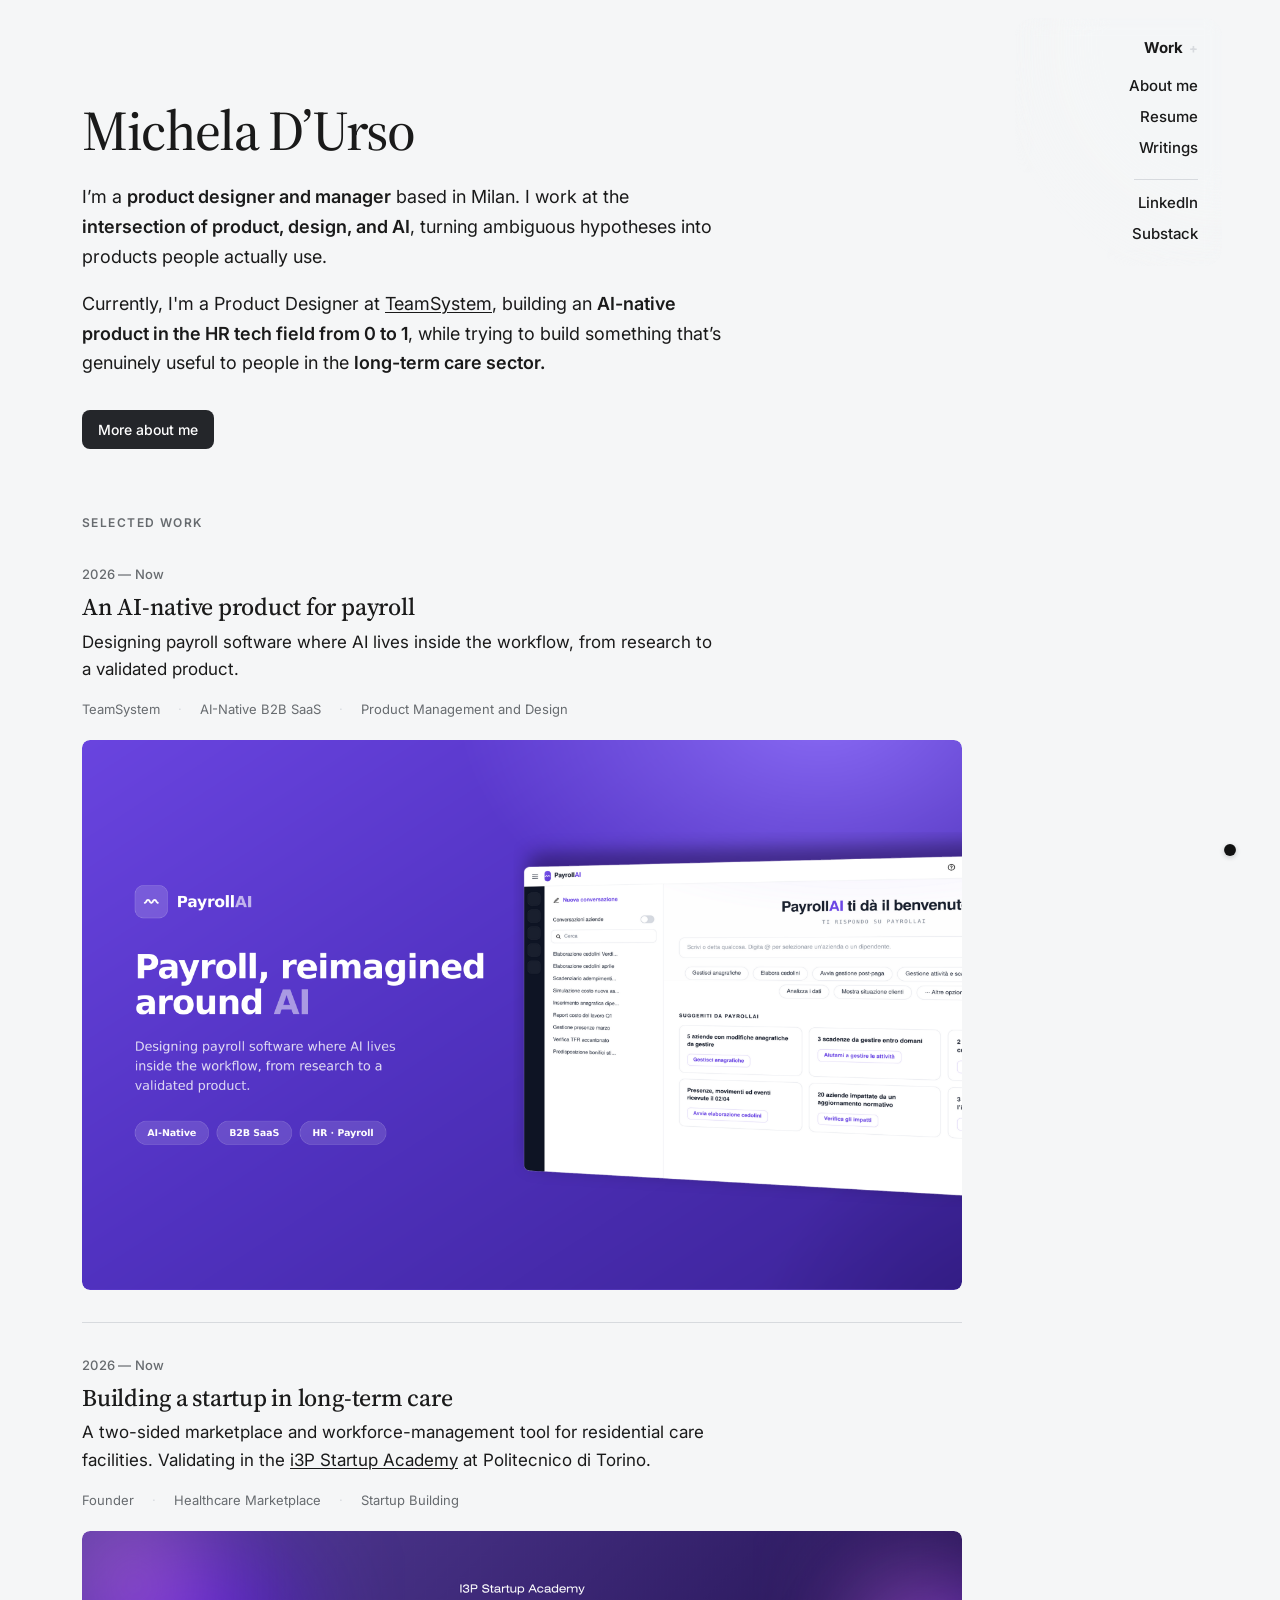
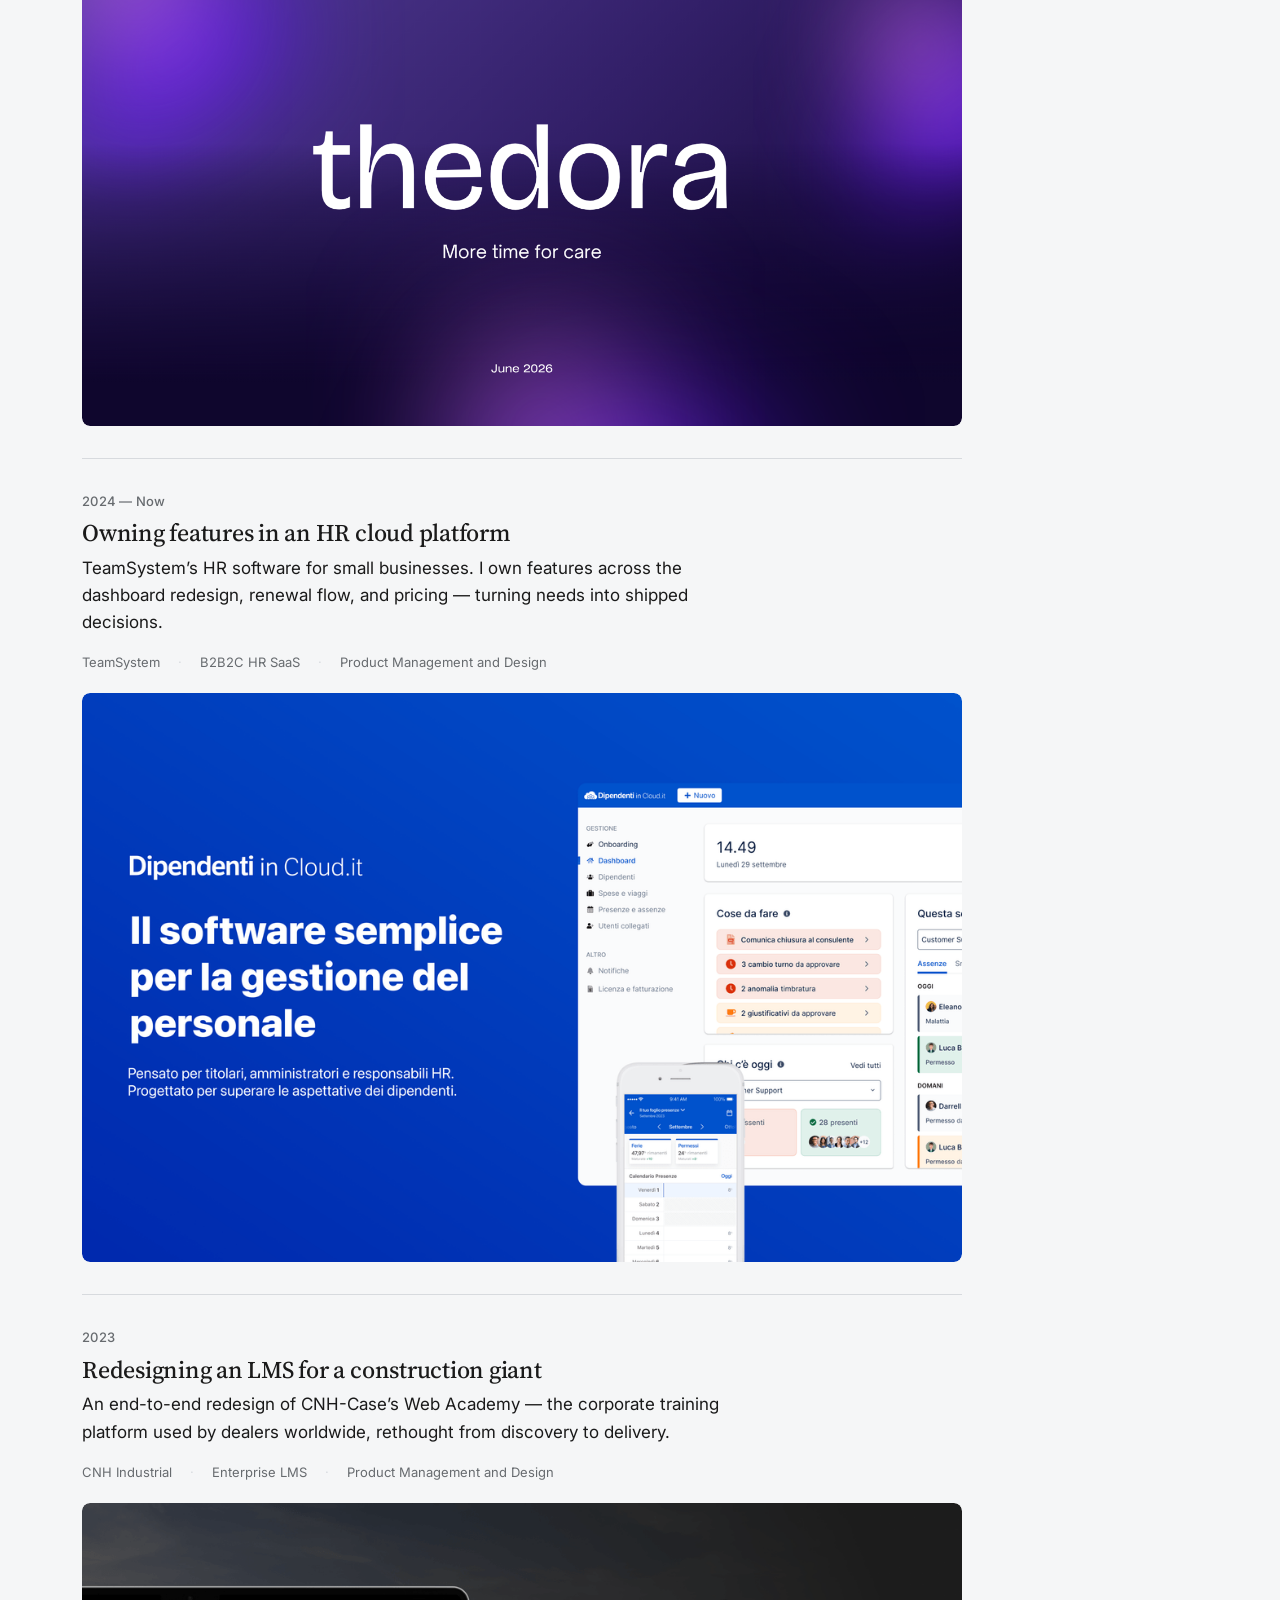
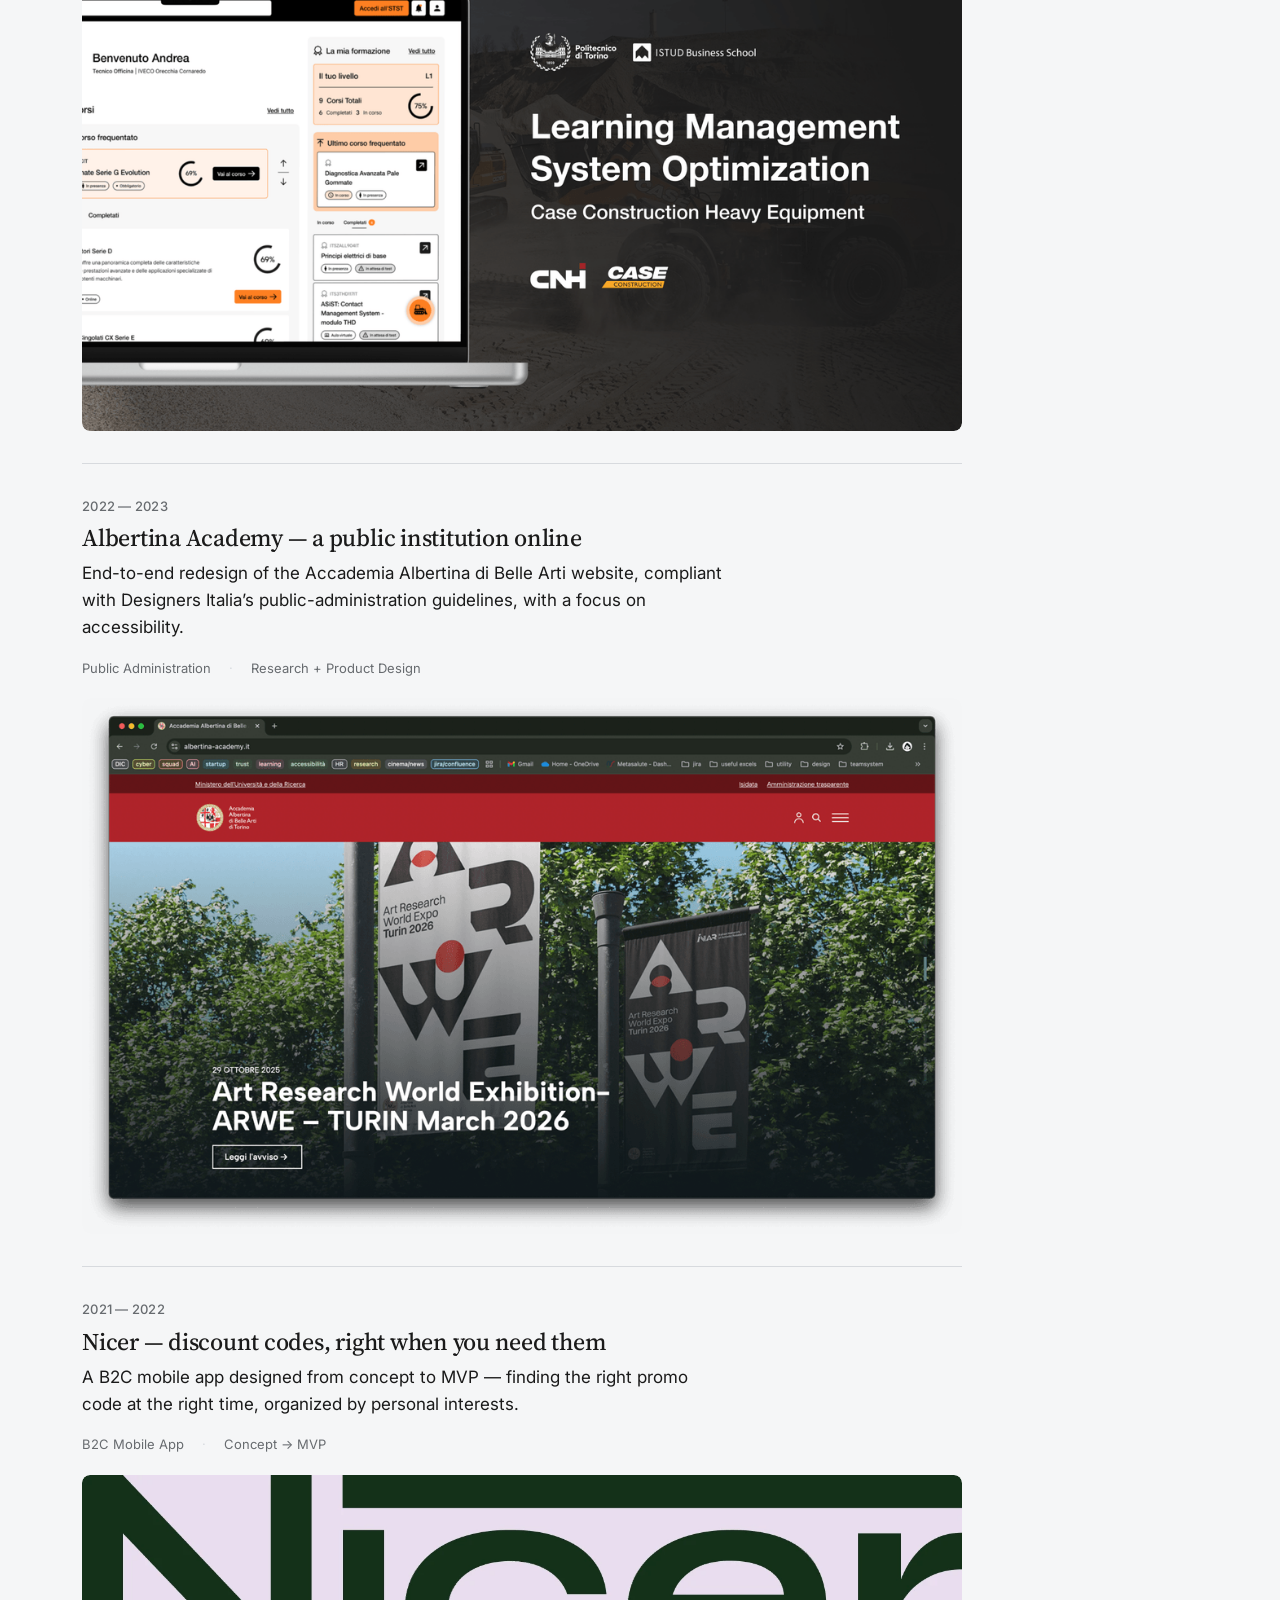
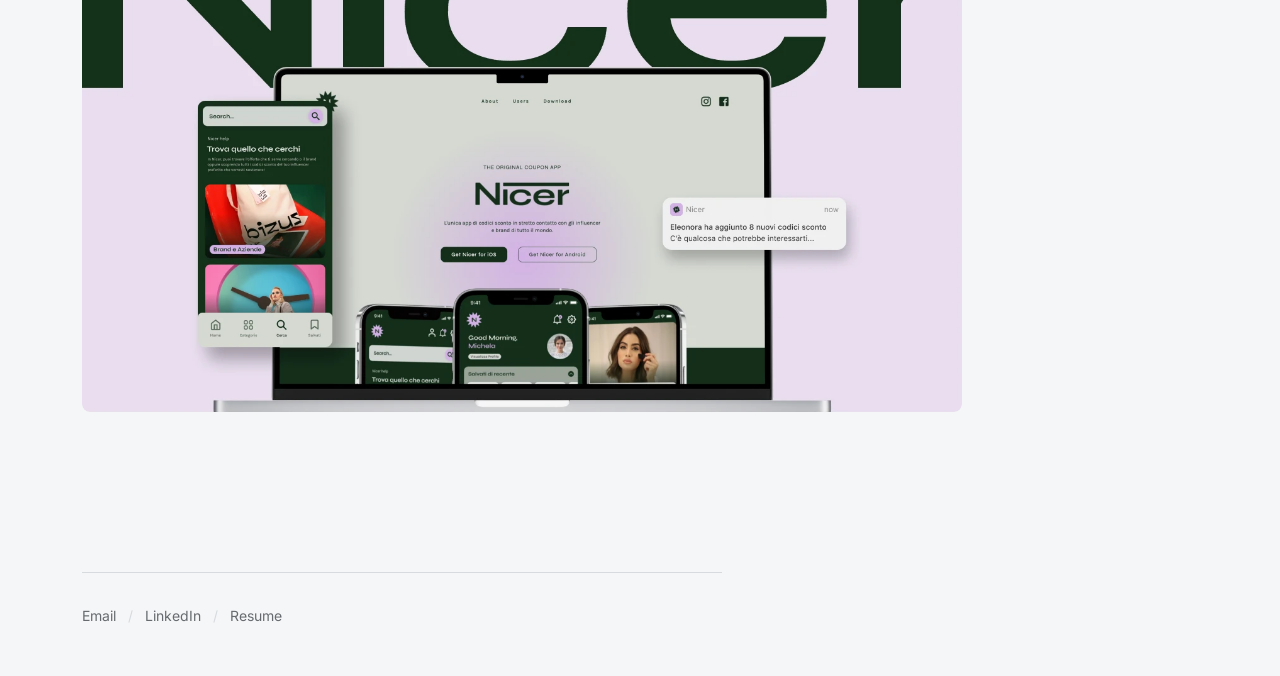
<file: index.html>
<!DOCTYPE html>
<html lang="en">
<head>
  <meta charset="UTF-8">
  <meta name="viewport" content="width=device-width, initial-scale=1.0">
  <meta name="description" content="Product Designer &amp; Builder working on AI-native products in HR, payroll, and healthcare. Based in Milan.">
  <link rel="canonical" href="https://michipepper.github.io/">
  <link rel="icon" type="image/svg+xml" href="assets/favicon.svg">
  <meta name="theme-color" content="#f5f6f7">
  <meta property="og:type" content="website">
  <meta property="og:title" content="Michela D&rsquo;Urso">
  <meta property="og:description" content="Product Designer &amp; Builder working on AI-native products in HR, payroll, and healthcare. Based in Milan.">
  <meta property="og:url" content="https://michipepper.github.io/">
  <meta property="og:image" content="https://michipepper.github.io/assets/images/og-cover.png">
  <meta property="og:site_name" content="Michela D&rsquo;Urso">
  <meta name="twitter:card" content="summary_large_image">
  <meta name="twitter:title" content="Michela D&rsquo;Urso">
  <meta name="twitter:description" content="Product Designer &amp; Builder working on AI-native products in HR, payroll, and healthcare. Based in Milan.">
  <meta name="twitter:image" content="https://michipepper.github.io/assets/images/og-cover.png">
  <title>Michela D'Urso</title>
  <link rel="preconnect" href="https://fonts.googleapis.com">
  <link rel="preconnect" href="https://fonts.gstatic.com" crossorigin>
  <link href="https://fonts.googleapis.com/css2?family=Inter:wght@400;500;600&family=Source+Serif+4:opsz,wght@8..60,400;8..60,500&display=swap" rel="stylesheet">
  <link rel="stylesheet" href="assets/css/style.css?v=20260710d">
</head>
<body>
  <a class="skip-link" href="#main">Skip to content</a>
  <header class="site-header">
    <div class="site-intro">
      <h1 class="hero-name">Michela D&rsquo;Urso</h1>
      <div class="hero-intro">
        <p>I&rsquo;m a <strong>product designer and manager</strong> based in Milan. I work at the <strong>intersection of product, design, and AI</strong>, turning ambiguous hypotheses into products people actually use.</p>
        <p>Currently, I'm a Product Designer at <a href="https://www.teamsystem.com" target="_blank" rel="noopener">TeamSystem</a>, building an <strong>AI-native product in the HR tech field from 0 to 1</strong>, while trying to build something that&rsquo;s genuinely useful to people in the <strong>long-term care sector.</strong></p>
        <div class="cta-row">
          <a href="about.html" class="cta">More about me</a>
        </div>
      </div>
    </div>
    <nav class="site-nav" aria-label="Primary">
      <button class="nav-work" aria-expanded="false" aria-controls="work-list">Work</button>
      <ul class="work-list" id="work-list">
        <li><a href="projects/ai-native-payroll.html">AI-native payroll</a></li>
        <li><a href="projects/longterm-care-startup.html">Long-term care startup</a></li>
        <li><a href="projects/dipendenti-in-cloud.html">Dipendenti in Cloud</a></li>
        <li><a href="projects/cnh-lms.html">CNH Web Academy</a></li>
        <li><a href="projects/albertina.html">Albertina Academy</a></li>
        <li><a href="projects/nicer.html">Nicer</a></li>
      </ul>
      <a href="about.html">About me</a>
      <a href="assets/Michela_DUrso_CV_2026.pdf?v=20260710" target="_blank" rel="noopener">Resume</a>
      <a href="writings.html">Writings</a>
      <span class="nav-divider" aria-hidden="true"></span>
      <a href="https://linkedin.com/in/dursomichela" target="_blank" rel="noopener">LinkedIn</a>
      <a href="https://michipepper.substack.com" target="_blank" rel="noopener">Substack</a>
    </nav>
  </header>

  <main class="site-content" id="main">
    <div class="section-label">Selected work</div>

    <div class="entries">

      <article class="entry">
        <div class="entry-body">
          <div class="entry-date">2026 &mdash; Now</div>
          <h2 class="entry-title">
            <a href="projects/ai-native-payroll.html">An AI-native product for payroll</a>
          </h2>
          <p class="entry-desc">Designing payroll software where AI lives inside the workflow, from research to a validated product.</p>
          <div class="entry-meta">
            <span>TeamSystem</span>
            <span>AI-Native B2B SaaS</span>
            <span>Product Management and Design</span>
          </div>
        </div>
        <a class="entry-cover" href="projects/ai-native-payroll.html" aria-label="An AI-native product for payroll"><img src="assets/images/payrollai-case-study-hero.png" alt="An AI-native product for payroll — AI inside the workflow for labor consultants"></a>
      </article>

      <article class="entry">
        <div class="entry-body">
          <div class="entry-date">2026 &mdash; Now</div>
          <h2 class="entry-title">
            <a href="projects/longterm-care-startup.html">Building a startup in long-term care</a>
          </h2>
          <p class="entry-desc">A two-sided marketplace and workforce-management tool for residential care facilities. Validating in the <a href="https://www.i3p.it/" target="_blank" rel="noopener">i3P Startup Academy</a> at Politecnico di Torino.</p>
          <div class="entry-meta">
            <span>Founder</span>
            <span>Healthcare Marketplace</span>
            <span>Startup Building</span>
          </div>
        </div>
        <a class="entry-cover" href="projects/longterm-care-startup.html" aria-label="Building a startup in long-term care"><img loading="lazy" src="assets/images/longterm-care-01.png" alt="Thedora — a startup in long-term care: marketplace and workforce management for residential care facilities"></a>
      </article>

      <article class="entry">
        <div class="entry-body">
          <div class="entry-date">2024 &mdash; Now</div>
          <h2 class="entry-title">
            <a href="projects/dipendenti-in-cloud.html">Owning features in an HR cloud platform</a>
          </h2>
          <p class="entry-desc">TeamSystem&rsquo;s HR software for small businesses. I own features across the dashboard redesign, renewal flow, and pricing &mdash; turning needs into shipped decisions.</p>
          <div class="entry-meta">
            <span>TeamSystem</span>
            <span>B2B2C HR SaaS</span>
            <span>Product Management and Design</span>
          </div>
        </div>
        <a class="entry-cover" href="projects/dipendenti-in-cloud.html" aria-label="Owning features in an HR cloud platform"><img loading="lazy" src="assets/images/dipendenti-in-cloud-cover.png" alt="Dipendenti in Cloud — il software semplice per la gestione del personale"></a>
      </article>

      <article class="entry">
        <div class="entry-body">
          <div class="entry-date">2023</div>
          <h2 class="entry-title">
            <a href="projects/cnh-lms.html">Redesigning an LMS for a construction giant</a>
          </h2>
          <p class="entry-desc">An end-to-end redesign of CNH-Case&rsquo;s Web Academy &mdash; the corporate training platform used by dealers worldwide, rethought from discovery to delivery.</p>
          <div class="entry-meta">
            <span>CNH Industrial</span>
            <span>Enterprise LMS</span>
            <span>Product Management and Design</span>
          </div>
        </div>
        <a class="entry-cover" href="projects/cnh-lms.html" aria-label="Redesigning an LMS for a construction giant"><img loading="lazy" src="assets/images/cnh-lms-cover.png" alt="CNH-Case Web Academy — Learning Management System optimization"></a>
      </article>

      <article class="entry">
        <div class="entry-body">
          <div class="entry-date">2022 &mdash; 2023</div>
          <h2 class="entry-title">
            <a href="projects/albertina.html">Albertina Academy &mdash; a public institution online</a>
          </h2>
          <p class="entry-desc">End-to-end redesign of the Accademia Albertina di Belle Arti website, compliant with Designers Italia&rsquo;s public-administration guidelines, with a focus on accessibility.</p>
          <div class="entry-meta">
            <span>Public Administration</span>
            <span>Research + Product Design</span>
          </div>
        </div>
        <a class="entry-cover" href="projects/albertina.html" aria-label="Albertina Academy"><img loading="lazy" src="assets/images/albertina-cover.png" alt="Accademia Albertina di Belle Arti di Torino — homepage of the redesigned website"></a>
      </article>

      <article class="entry">
        <div class="entry-body">
          <div class="entry-date">2021 &mdash; 2022</div>
          <h2 class="entry-title">
            <a href="projects/nicer.html">Nicer &mdash; discount codes, right when you need them</a>
          </h2>
          <p class="entry-desc">A B2C mobile app designed from concept to MVP &mdash; finding the right promo code at the right time, organized by personal interests.</p>
          <div class="entry-meta">
            <span>B2C Mobile App</span>
            <span>Concept &rarr; MVP</span>
          </div>
        </div>
        <a class="entry-cover" href="projects/nicer.html" aria-label="Nicer"><img loading="lazy" src="assets/images/nicer-01.png" alt="Nicer — a B2C app that stores and organizes discount codes by personal interests"></a>
      </article>

    </div>
  </main>

  <footer class="site-footer footer">
    <div class="footer-inner">
      <a href="mailto:dursomichela01@gmail.com">Email</a>
      <span class="sep">/</span>
      <a href="https://linkedin.com/in/dursomichela" target="_blank" rel="noopener">LinkedIn</a>
      <span class="sep">/</span>
      <a href="assets/Michela_DUrso_CV_2026.pdf?v=20260710" target="_blank" rel="noopener">Resume</a>
    </div>
  </footer>
  <script src="assets/js/nav.js?v=20260710d"></script>
</body>
</html>
</file>
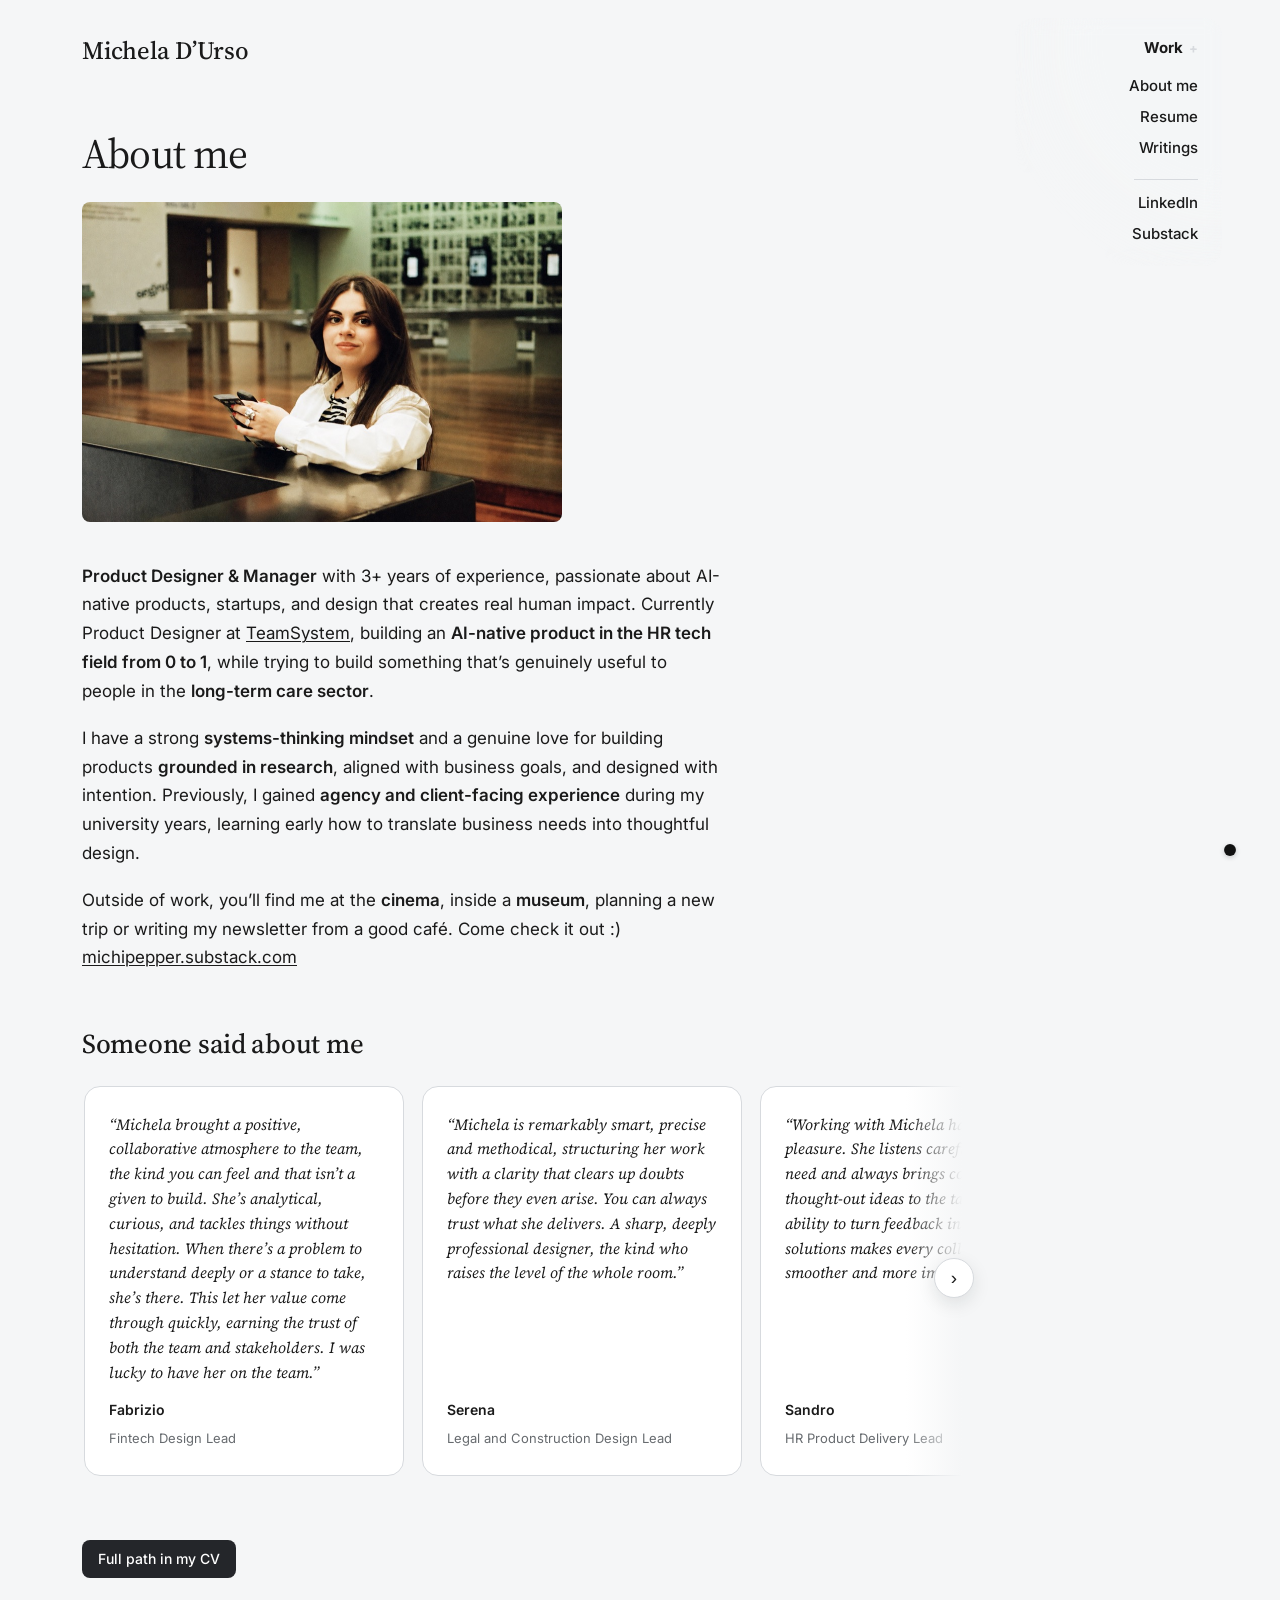
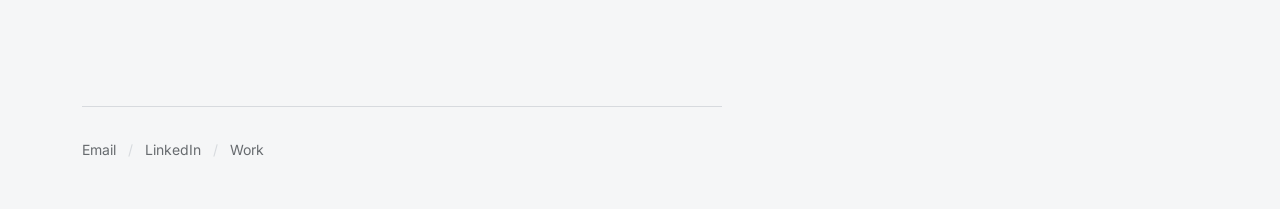
<file: about.html>
<!DOCTYPE html>
<html lang="en">
<head>
  <meta charset="UTF-8">
  <meta name="viewport" content="width=device-width, initial-scale=1.0">
  <title>About me &mdash; Michela D'Urso</title>
  <meta name="description" content="About Michela D&rsquo;Urso &mdash; Product Designer &amp; Manager working on AI-native products in HR and healthcare. Based in Milan.">
  <link rel="canonical" href="https://michipepper.github.io/about.html">
  <meta name="theme-color" content="#f5f6f7">
  <link rel="icon" type="image/svg+xml" href="assets/favicon.svg">
  <link rel="preconnect" href="https://fonts.googleapis.com">
  <link rel="preconnect" href="https://fonts.gstatic.com" crossorigin>
  <link href="https://fonts.googleapis.com/css2?family=Inter:wght@400;500;600&family=Source+Serif+4:opsz,wght@8..60,400;8..60,500&display=swap" rel="stylesheet">
  <link rel="stylesheet" href="assets/css/style.css?v=20260710d">
  <style>
    /* ===== About page styles ===== */
    .about-top { padding-top: 8px; margin-bottom: 0; }
    .about-photo { margin: 24px 0 40px; }
    .about-photo-ph { width: 480px; max-width: 100%; aspect-ratio: 3 / 2; border-radius: 8px; }
    .about-photo img { width: 480px; max-width: 100%; aspect-ratio: 3 / 2; object-fit: cover; object-position: center; border-radius: 8px; display: block; }

    .about-bio { margin-top: 0; }

    .about-timeline { margin-top: 48px; max-width: 640px; }
    .about-timeline h2 { margin-bottom: 4px; }
    .timeline-brief { margin-top: 12px; }
    .timeline-item { padding: 20px 0; border-top: 1px solid var(--rule); }
    .timeline-item:first-child { border-top: none; padding-top: 8px; }
    .timeline-date { font-size: 13px; color: var(--muted); font-weight: 500; margin-bottom: 4px; font-family: var(--sans); }
    .timeline-role { font-family: var(--serif); font-size: 1.15rem; font-weight: 700; margin-bottom: 4px; }
    .timeline-desc { font-size: 15px; color: var(--text); margin-bottom: 0; }
    .timeline-more { margin-top: 52px; }

    .testimonials { margin-top: 56px; max-width: 880px; }
    /* Testimonials carousel — single row, smooth horizontal scroll */
    .testimonial-carousel { position: relative; margin-top: 20px; }
    .testimonial-grid {
      display: flex;
      flex-wrap: nowrap;
      gap: 18px;
      overflow-x: auto;
      scroll-snap-type: x mandatory;
      scroll-behavior: smooth;
      -webkit-overflow-scrolling: touch;
      scroll-padding-left: 2px;
      padding: 6px 2px 12px;
      scrollbar-width: none;
    }
    .testimonial-grid::-webkit-scrollbar { display: none; }
    .testimonial-card {
      flex: 0 0 320px;
      scroll-snap-align: start;
      background: #fff;
      border: 1px solid var(--rule);
      border-radius: 16px;
      padding: 26px 24px;
      display: flex;
      flex-direction: column;
      gap: 14px;
      transition: transform 0.25s ease, box-shadow 0.25s ease;
    }
    .testimonial-card:hover {
      transform: translateY(-3px);
      box-shadow: 0 14px 30px rgba(20, 26, 34, 0.09);
    }
    .testimonial-quote {
      font-family: var(--serif);
      font-size: 15.5px;
      line-height: 1.6;
      color: var(--text);
      font-style: italic;
      margin-bottom: 0;
      flex: 1;
    }
    .testimonial-name { font-family: var(--sans); font-size: 14px; font-weight: 600; color: var(--text); }
    .testimonial-role { font-family: var(--sans); font-size: 13px; color: var(--muted); margin-top: -8px; }

    /* edge fades — visible only when there's more to scroll toward */
    .testimonial-carousel::before,
    .testimonial-carousel::after {
      content: "";
      position: absolute;
      top: 0; bottom: 12px;
      width: 56px;
      pointer-events: none;
      z-index: 2;
      opacity: 0;
      transition: opacity 0.2s ease;
    }
    .testimonial-carousel::before { left: 0; background: linear-gradient(90deg, var(--bg), transparent); }
    .testimonial-carousel::after { right: 0; background: linear-gradient(270deg, var(--bg), transparent); }
    .testimonial-carousel.can-left::before { opacity: 1; }
    .testimonial-carousel.can-right::after { opacity: 1; }

    /* prev / next controls */
    .tcar-btn {
      position: absolute;
      top: calc(50% - 6px);
      transform: translateY(-50%);
      z-index: 3;
      width: 40px; height: 40px;
      display: grid; place-items: center;
      border-radius: 50%;
      border: 1px solid var(--rule);
      background: #fff;
      color: var(--text);
      cursor: pointer;
      box-shadow: 0 6px 18px rgba(20, 26, 34, 0.10);
      opacity: 0;
      transition: opacity 0.2s ease, border-color 0.15s ease, transform 0.15s ease;
      font-size: 19px; line-height: 1; padding: 0;
    }
    .tcar-btn.prev { left: -12px; }
    .tcar-btn.next { right: -12px; }
    .tcar-btn:hover { border-color: var(--text); }
    .testimonial-carousel.can-left .tcar-btn.prev,
    .testimonial-carousel.can-right .tcar-btn.next { opacity: 1; }
    .tcar-btn:focus-visible { opacity: 1; outline: 2px solid var(--link-hover); outline-offset: 2px; }

    @media (max-width: 640px) {
      .testimonial-card { flex-basis: 84%; }
      .testimonial-carousel::before, .testimonial-carousel::after { width: 32px; }
    }
    @media (hover: none) {
      .tcar-btn { display: none; }
    }
  </style>
</head>
<body>
  <a class="skip-link" href="#main">Skip to content</a>
  <header class="site-header">
    <a href="index.html" class="site-masthead">Michela D&rsquo;Urso</a>
    <nav class="site-nav" aria-label="Primary">
      <button class="nav-work" aria-expanded="false" aria-controls="work-list">Work</button>
      <ul class="work-list" id="work-list">
        <li><a href="projects/ai-native-payroll.html">AI-native payroll</a></li>
        <li><a href="projects/longterm-care-startup.html">Long-term care startup</a></li>
        <li><a href="projects/dipendenti-in-cloud.html">Dipendenti in Cloud</a></li>
        <li><a href="projects/cnh-lms.html">CNH Web Academy</a></li>
        <li><a href="projects/albertina.html">Albertina Academy</a></li>
        <li><a href="projects/nicer.html">Nicer</a></li>
      </ul>
      <a href="about.html" class="active">About me</a>
      <a href="assets/Michela_DUrso_CV_2026.pdf?v=20260710" target="_blank" rel="noopener">Resume</a>
      <a href="writings.html">Writings</a>
      <span class="nav-divider" aria-hidden="true"></span>
      <a href="https://linkedin.com/in/dursomichela" target="_blank" rel="noopener">LinkedIn</a>
      <a href="https://michipepper.substack.com" target="_blank" rel="noopener">Substack</a>
    </nav>
  </header>

  <main class="site-content" id="main">
    <header class="about-top">
      <h1 class="case-title">About me</h1>
    </header>

    <div class="about-photo">
      <img loading="lazy" src="assets/images/michela-portrait.jpg" alt="Michela D&rsquo;Urso">
    </div>

    <article class="prose about-bio">
      <p><strong>Product Designer &amp; Manager</strong> with 3+ years of experience, passionate about AI-native products, startups, and design that creates real human impact. Currently Product Designer at <a href="https://www.teamsystem.com" target="_blank" rel="noopener">TeamSystem</a>, building an <strong>AI-native product in the HR tech field from 0 to 1</strong>, while trying to build something that&rsquo;s genuinely useful to people in the <strong>long-term care sector</strong>.</p>
      <p>I have a strong <strong>systems-thinking mindset</strong> and a genuine love for building products <strong>grounded in research</strong>, aligned with business goals, and designed with intention. Previously, I gained <strong>agency and client-facing experience</strong> during my university years, learning early how to translate business needs into thoughtful design.</p>
      <p>Outside of work, you&rsquo;ll find me at the <strong>cinema</strong>, inside a <strong>museum</strong>, planning a new trip or writing my newsletter from a good caf&eacute;. Come check it out :) <a href="https://michipepper.substack.com" target="_blank" rel="noopener">michipepper.substack.com</a></p>
    </article>

    <section class="testimonials">
      <h2>Someone said about me</h2>
      <div class="testimonial-carousel">
      <div class="testimonial-grid">
        <div class="testimonial-card">
          <p class="testimonial-quote">&ldquo;Michela brought a positive, collaborative atmosphere to the team, the kind you can feel and that isn’t a given to build. She’s analytical, curious, and tackles things without hesitation. When there’s a problem to understand deeply or a stance to take, she’s there. This let her value come through quickly, earning the trust of both the team and stakeholders. I was lucky to have her on the team.&rdquo;</p>
          <div class="testimonial-name">Fabrizio</div>
          <div class="testimonial-role">Fintech Design Lead</div>
        </div>
        <div class="testimonial-card">
          <p class="testimonial-quote">&ldquo;Michela is remarkably smart, precise and methodical, structuring her work with a clarity that clears up doubts before they even arise. You can always trust what she delivers. A sharp, deeply professional designer, the kind who raises the level of the whole room.&rdquo;</p>
          <div class="testimonial-name">Serena</div>
          <div class="testimonial-role">Legal and Construction Design Lead</div>
        </div>
        <div class="testimonial-card">
          <p class="testimonial-quote">&ldquo;Working with Michela has been a real pleasure. She listens carefully to every need and always brings concrete, well-thought-out ideas to the table. Her ability to turn feedback into effective solutions makes every collaboration smoother and more impactful.&rdquo;</p>
          <div class="testimonial-name">Sandro</div>
          <div class="testimonial-role">HR Product Delivery Lead</div>
        </div>
        <div class="testimonial-card">
          <p class="testimonial-quote">&ldquo;Michela stands out for precision, reliability, and dedication, but also for her ability to bring new perspectives and turn an idea into something even more effective. She often proposed design concepts we hadn&rsquo;t considered. She doesn&rsquo;t just execute a brief, she enriches it with product and business thinking, and attention to detail.&rdquo;</p>
          <div class="testimonial-name">Pasquale</div>
          <div class="testimonial-role">Project Manager</div>
        </div>
      </div>
      <button class="tcar-btn prev" type="button" aria-label="Previous testimonials">&lsaquo;</button>
      <button class="tcar-btn next" type="button" aria-label="Next testimonials">&rsaquo;</button>
      </div>
    </section>

    <div class="cta-row timeline-more">
      <a href="assets/Michela_DUrso_CV_2026.pdf?v=20260710" target="_blank" rel="noopener" class="cta">Full path in my CV</a>
    </div>

  </main>

  <footer class="site-footer footer">
    <div class="footer-inner">
      <a href="mailto:dursomichela01@gmail.com">Email</a>
      <span class="sep">/</span>
      <a href="https://linkedin.com/in/dursomichela" target="_blank" rel="noopener">LinkedIn</a>
      <span class="sep">/</span>
      <a href="index.html">Work</a>
    </div>
  </footer>
  <script src="assets/js/nav.js?v=20260710d"></script>
  <script>
    // Testimonials carousel — smooth prev/next + dynamic edge fades
    (function () {
      var car = document.querySelector('.testimonial-carousel');
      if (!car) return;
      var track = car.querySelector('.testimonial-grid');
      var prev = car.querySelector('.tcar-btn.prev');
      var next = car.querySelector('.tcar-btn.next');
      function step() {
        var card = track.querySelector('.testimonial-card');
        return card ? card.getBoundingClientRect().width + 18 : track.clientWidth * 0.9;
      }
      function update() {
        var max = track.scrollWidth - track.clientWidth - 1;
        car.classList.toggle('can-left', track.scrollLeft > 1);
        car.classList.toggle('can-right', track.scrollLeft < max);
      }
      if (prev) prev.addEventListener('click', function () { track.scrollBy({ left: -step(), behavior: 'smooth' }); });
      if (next) next.addEventListener('click', function () { track.scrollBy({ left: step(), behavior: 'smooth' }); });
      track.addEventListener('scroll', update, { passive: true });
      window.addEventListener('resize', update);
      update();
    })();
  </script>
</body>
</html>
</file>
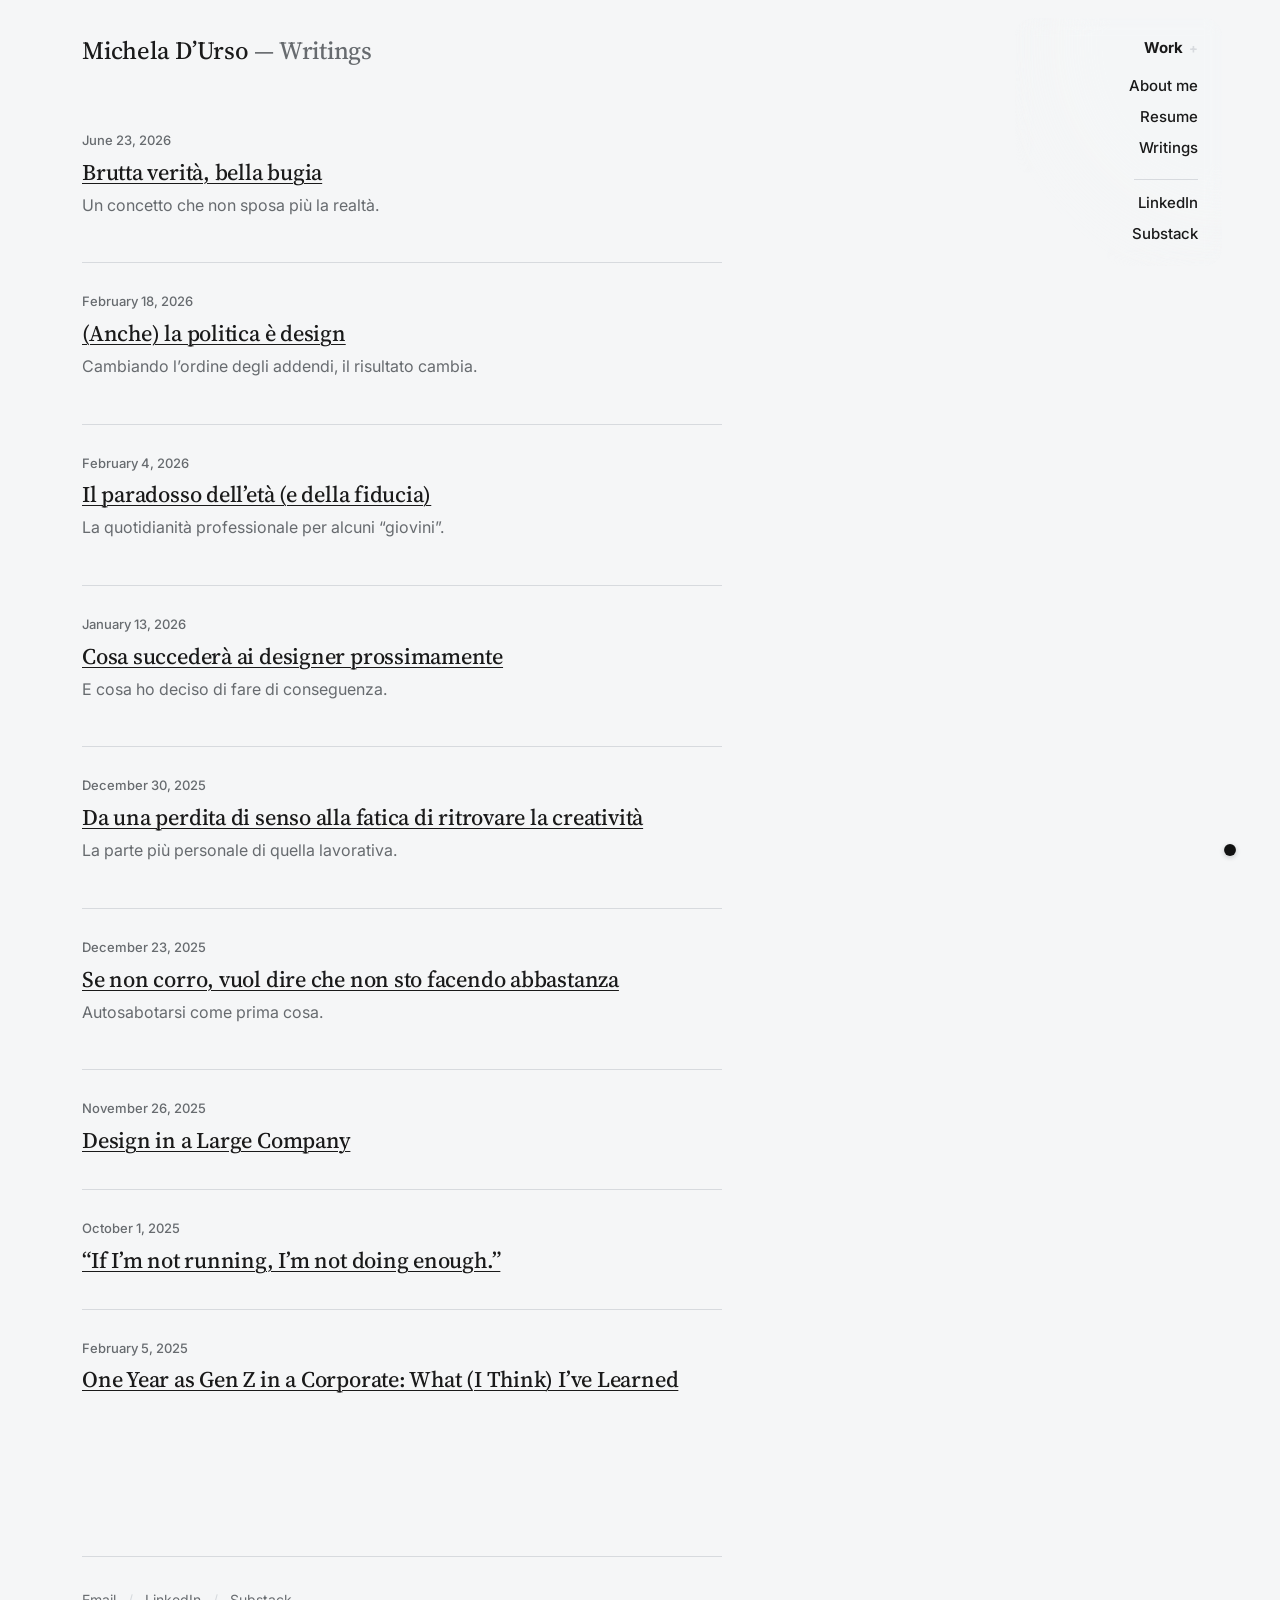
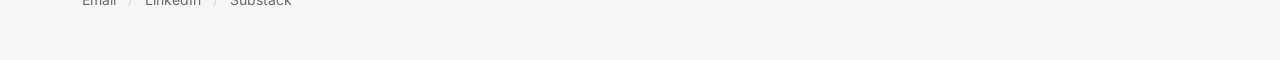
<file: writings.html>
<!DOCTYPE html>
<html lang="en">
<head>
  <meta charset="UTF-8">
  <meta name="viewport" content="width=device-width, initial-scale=1.0">
  <meta name="description" content="Writings by Michela D&rsquo;Urso on product design, working inside a large company, and life as Gen Z in the corporate world &mdash; in English and Italian.">
  <link rel="canonical" href="https://michipepper.github.io/writings.html">
  <link rel="icon" type="image/svg+xml" href="assets/favicon.svg">
  <meta name="theme-color" content="#f5f6f7">
  <meta property="og:type" content="website">
  <meta property="og:title" content="Writings &mdash; Michela D&rsquo;Urso">
  <meta property="og:description" content="Writings by Michela D&rsquo;Urso on product design, working inside a large company, and life as Gen Z in the corporate world.">
  <meta property="og:url" content="https://michipepper.github.io/writings.html">
  <meta property="og:image" content="https://michipepper.github.io/assets/images/og-cover.png">
  <meta property="og:site_name" content="Michela D&rsquo;Urso">
  <meta name="twitter:card" content="summary_large_image">
  <meta name="twitter:title" content="Writings &mdash; Michela D&rsquo;Urso">
  <meta name="twitter:description" content="Writings by Michela D&rsquo;Urso on product design, working inside a large company, and life as Gen Z in the corporate world.">
  <meta name="twitter:image" content="https://michipepper.github.io/assets/images/og-cover.png">
  <title>Writings &mdash; Michela D'Urso</title>
  <link rel="preconnect" href="https://fonts.googleapis.com">
  <link rel="preconnect" href="https://fonts.gstatic.com" crossorigin>
  <link href="https://fonts.googleapis.com/css2?family=Inter:wght@400;500;600&family=Source+Serif+4:opsz,wght@8..60,400;8..60,500&display=swap" rel="stylesheet">
  <link rel="stylesheet" href="assets/css/style.css?v=20260710d">
</head>
<body>
  <a class="skip-link" href="#main">Skip to content</a>
  <header class="site-header">
    <a href="index.html" class="site-masthead">Michela D&rsquo;Urso <span class="site-section">&mdash; Writings</span></a>
    <nav class="site-nav" aria-label="Primary">
      <button class="nav-work" aria-expanded="false" aria-controls="work-list">Work</button>
      <ul class="work-list" id="work-list">
        <li><a href="projects/ai-native-payroll.html">AI-native payroll</a></li>
        <li><a href="projects/longterm-care-startup.html">Long-term care startup</a></li>
        <li><a href="projects/dipendenti-in-cloud.html">Dipendenti in Cloud</a></li>
        <li><a href="projects/cnh-lms.html">CNH Web Academy</a></li>
        <li><a href="projects/albertina.html">Albertina Academy</a></li>
        <li><a href="projects/nicer.html">Nicer</a></li>
      </ul>
      <a href="about.html">About me</a>
      <a href="assets/Michela_DUrso_CV_2026.pdf?v=20260710" target="_blank" rel="noopener">Resume</a>
      <a href="writings.html" class="active">Writings</a>
      <span class="nav-divider" aria-hidden="true"></span>
      <a href="https://linkedin.com/in/dursomichela" target="_blank" rel="noopener">LinkedIn</a>
      <a href="https://michipepper.substack.com" target="_blank" rel="noopener">Substack</a>
    </nav>
  </header>

  <main class="site-content" id="main">


    <div class="writing-list">

      <!-- TODO: links still needed for the 3 English posts below (href="#") -->

      <article class="writing">
        <div class="writing-date">June 23, 2026</div>
        <h2 class="writing-title" lang="it"><a href="https://open.substack.com/pub/michipepper/p/brutta-verita-bella-bugia?r=1o42c3&amp;utm_campaign=post-expanded-share&amp;utm_medium=web" target="_blank" rel="noopener">Brutta verit&agrave;, bella bugia</a></h2>
        <p class="writing-desc" lang="it">Un concetto che non sposa pi&ugrave; la realt&agrave;.</p>
      </article>

      <article class="writing">
        <div class="writing-date">February 18, 2026</div>
        <h2 class="writing-title" lang="it"><a href="https://open.substack.com/pub/michipepper/p/anche-la-politica-e-design?r=1o42c3&amp;utm_campaign=post-expanded-share&amp;utm_medium=web" target="_blank" rel="noopener">(Anche) la politica &egrave; design</a></h2>
        <p class="writing-desc" lang="it">Cambiando l&rsquo;ordine degli addendi, il risultato cambia.</p>
      </article>

      <article class="writing">
        <div class="writing-date">February 4, 2026</div>
        <h2 class="writing-title" lang="it"><a href="https://open.substack.com/pub/michipepper/p/il-paradosso-delleta-e-della-fiducia?r=1o42c3&amp;utm_campaign=post-expanded-share&amp;utm_medium=web" target="_blank" rel="noopener">Il paradosso dell&rsquo;et&agrave; (e della fiducia)</a></h2>
        <p class="writing-desc" lang="it">La quotidianit&agrave; professionale per alcuni &ldquo;giovini&rdquo;.</p>
      </article>

      <article class="writing">
        <div class="writing-date">January 13, 2026</div>
        <h2 class="writing-title" lang="it"><a href="https://open.substack.com/pub/michipepper/p/cosa-succedera-ai-designer-prossimamente?r=1o42c3&amp;utm_campaign=post-expanded-share&amp;utm_medium=web" target="_blank" rel="noopener">Cosa succeder&agrave; ai designer prossimamente</a></h2>
        <p class="writing-desc" lang="it">E cosa ho deciso di fare di conseguenza.</p>
      </article>

      <article class="writing">
        <div class="writing-date">December 30, 2025</div>
        <h2 class="writing-title" lang="it"><a href="https://open.substack.com/pub/michipepper/p/da-una-perdita-di-senso-alla-fatica?r=1o42c3&amp;utm_campaign=post-expanded-share&amp;utm_medium=web" target="_blank" rel="noopener">Da una perdita di senso alla fatica di ritrovare la creativit&agrave;</a></h2>
        <p class="writing-desc" lang="it">La parte pi&ugrave; personale di quella lavorativa.</p>
      </article>

      <article class="writing">
        <div class="writing-date">December 23, 2025</div>
        <h2 class="writing-title" lang="it"><a href="https://open.substack.com/pub/michipepper/p/se-non-corro-vuol-dire-che-non-sto?r=1o42c3&amp;utm_campaign=post-expanded-share&amp;utm_medium=web" target="_blank" rel="noopener">Se non corro, vuol dire che non sto facendo abbastanza</a></h2>
        <p class="writing-desc" lang="it">Autosabotarsi come prima cosa.</p>
      </article>

      <article class="writing">
        <div class="writing-date">November 26, 2025</div>
        <h2 class="writing-title"><a href="#">Design in a Large Company</a></h2>
      </article>

      <article class="writing">
        <div class="writing-date">October 1, 2025</div>
        <h2 class="writing-title"><a href="#">&ldquo;If I&rsquo;m not running, I&rsquo;m not doing enough.&rdquo;</a></h2>
      </article>

      <article class="writing">
        <div class="writing-date">February 5, 2025</div>
        <h2 class="writing-title"><a href="#">One Year as Gen Z in a Corporate: What (I Think) I&rsquo;ve Learned</a></h2>
      </article>

    </div>
  </main>

  <footer class="site-footer footer">
    <div class="footer-inner">
      <a href="mailto:dursomichela01@gmail.com">Email</a>
      <span class="sep">/</span>
      <a href="https://linkedin.com/in/dursomichela" target="_blank" rel="noopener">LinkedIn</a>
      <span class="sep">/</span>
      <a href="https://michipepper.substack.com" target="_blank" rel="noopener">Substack</a>
    </div>
  </footer>
  <script src="assets/js/nav.js?v=20260710d"></script>
</body>
</html>
</file>
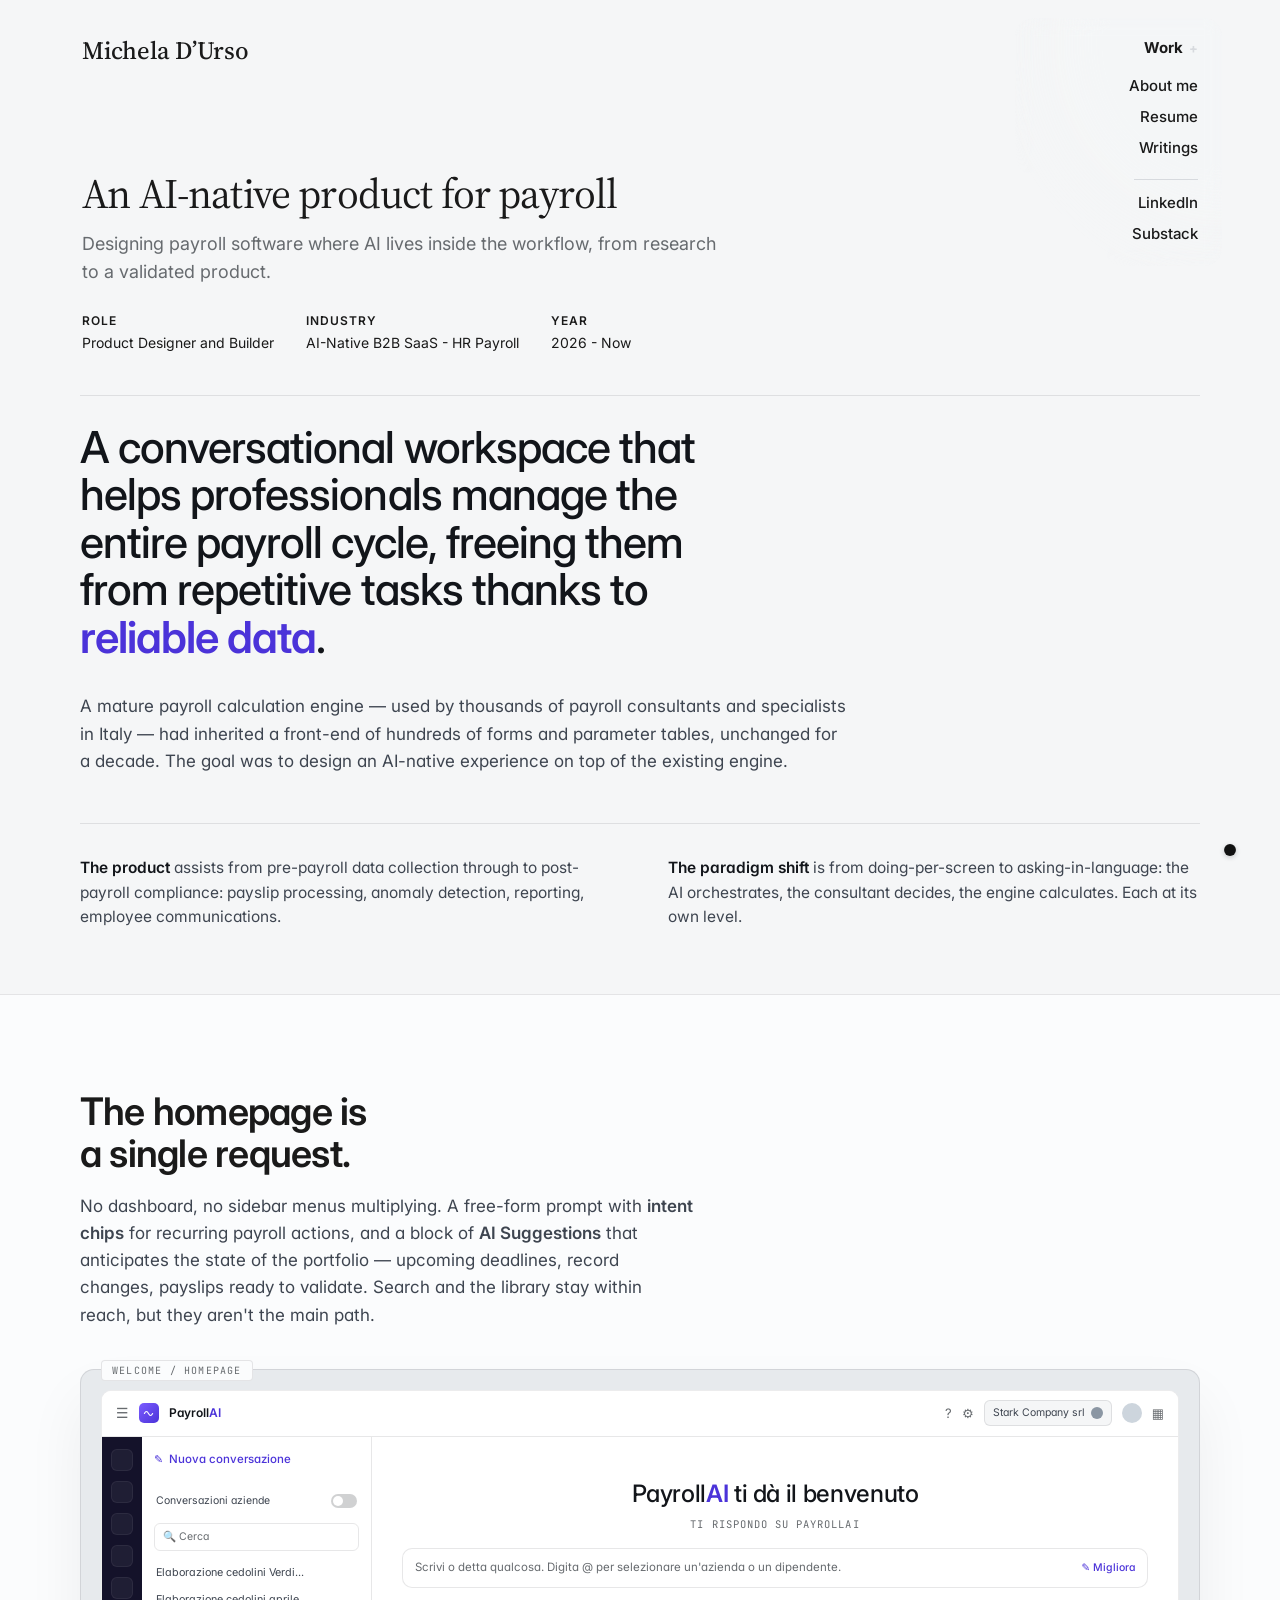
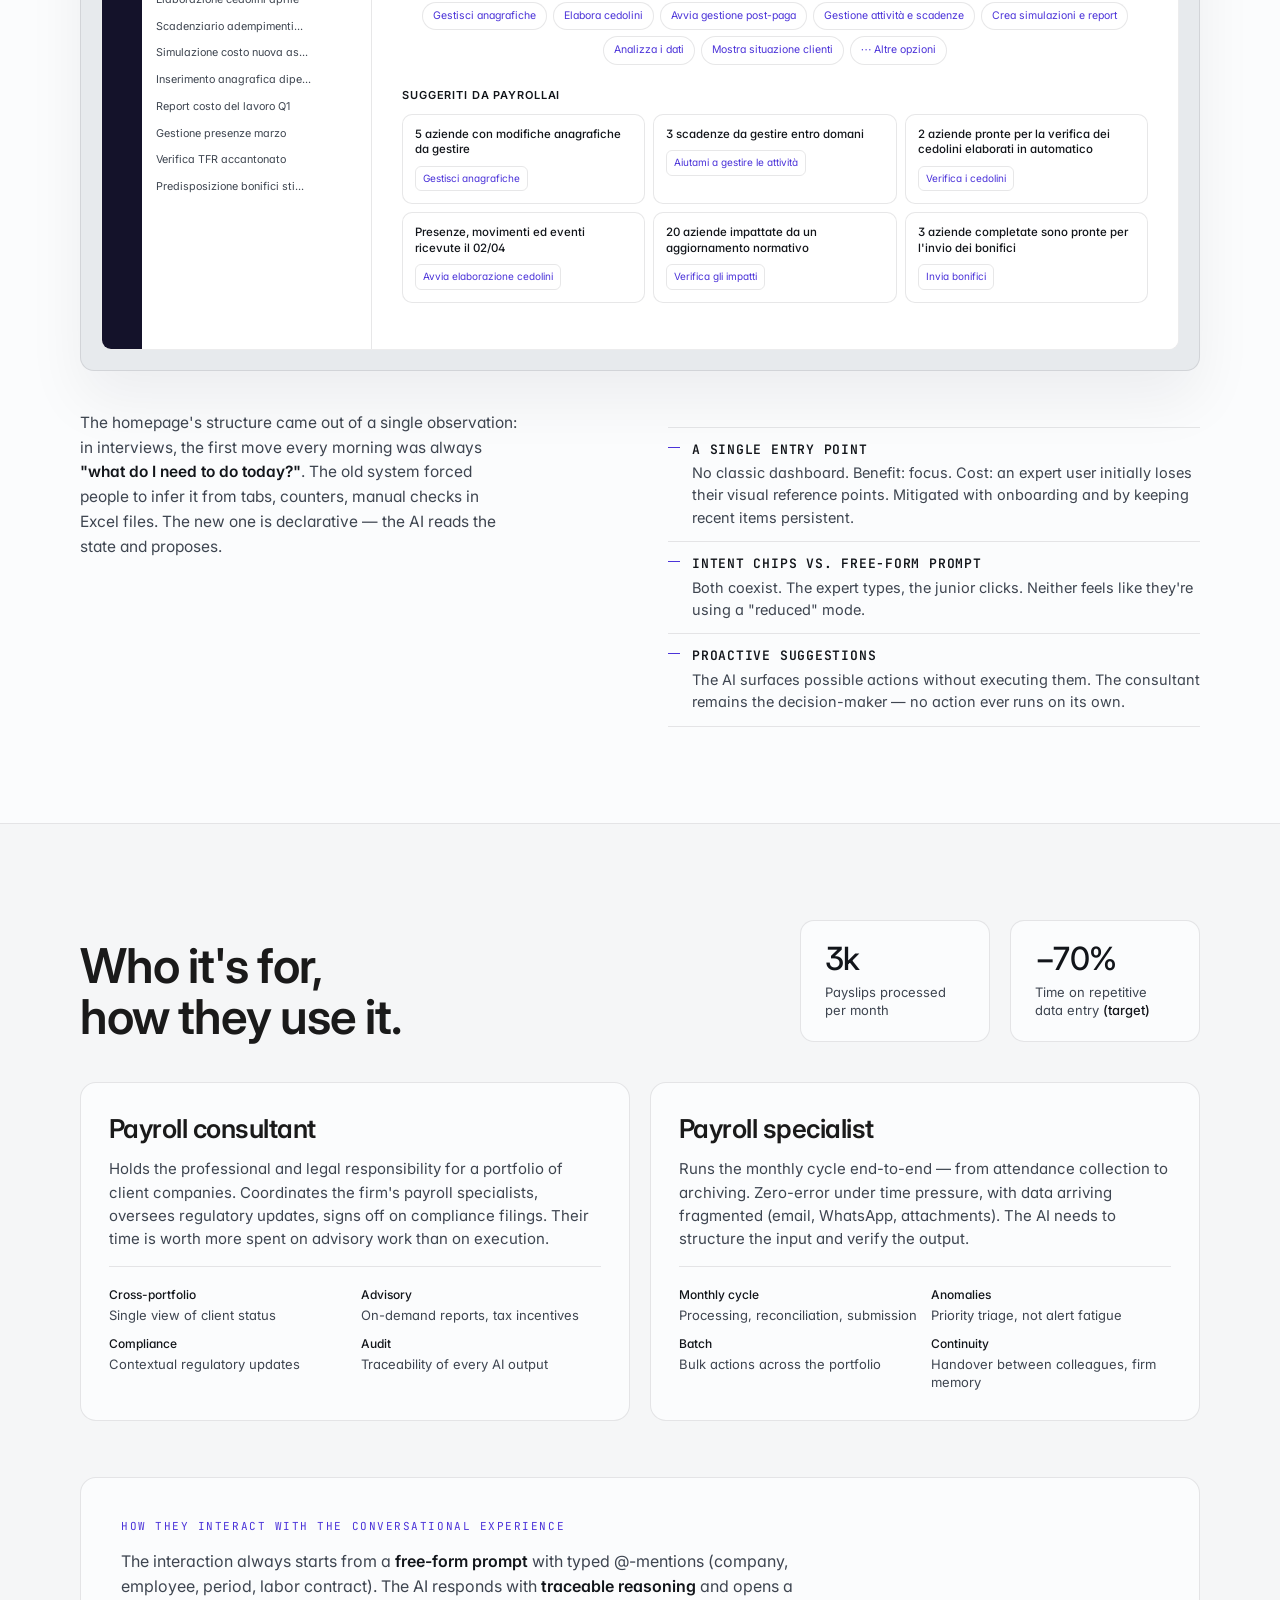
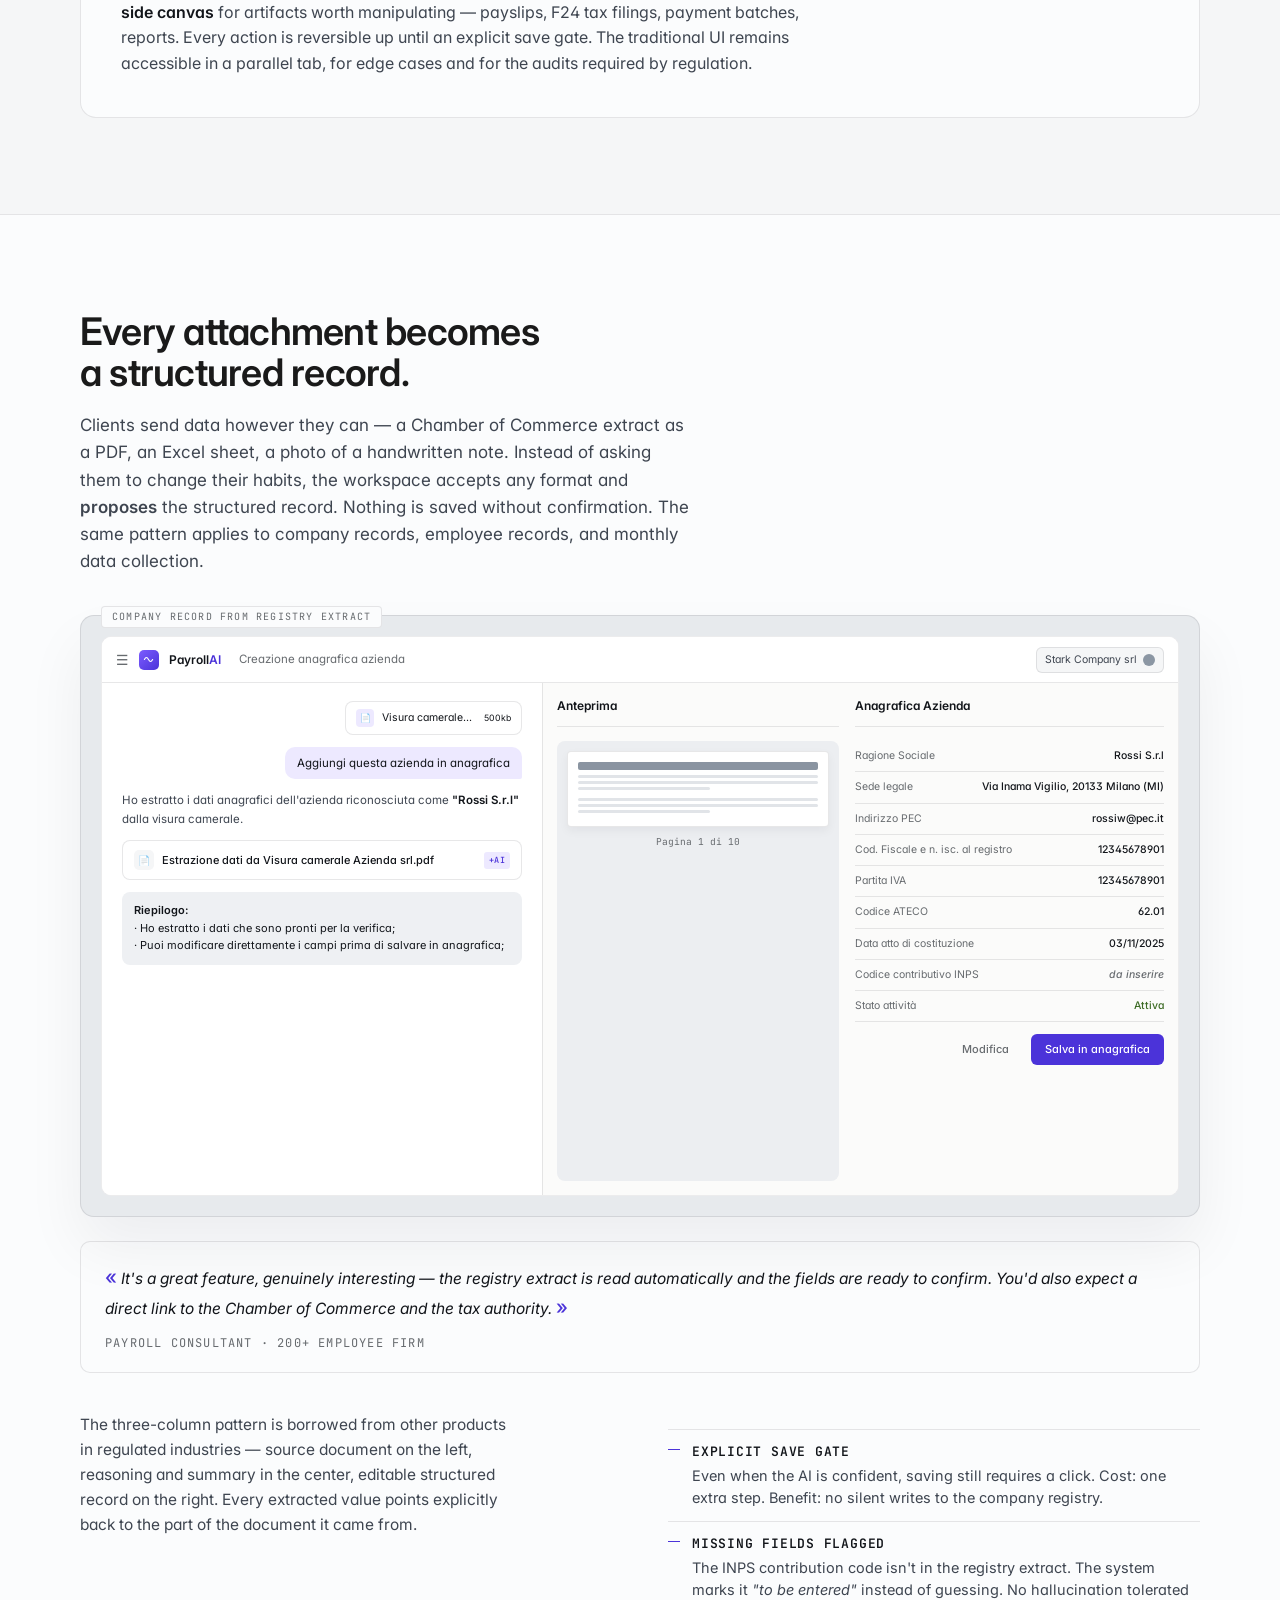
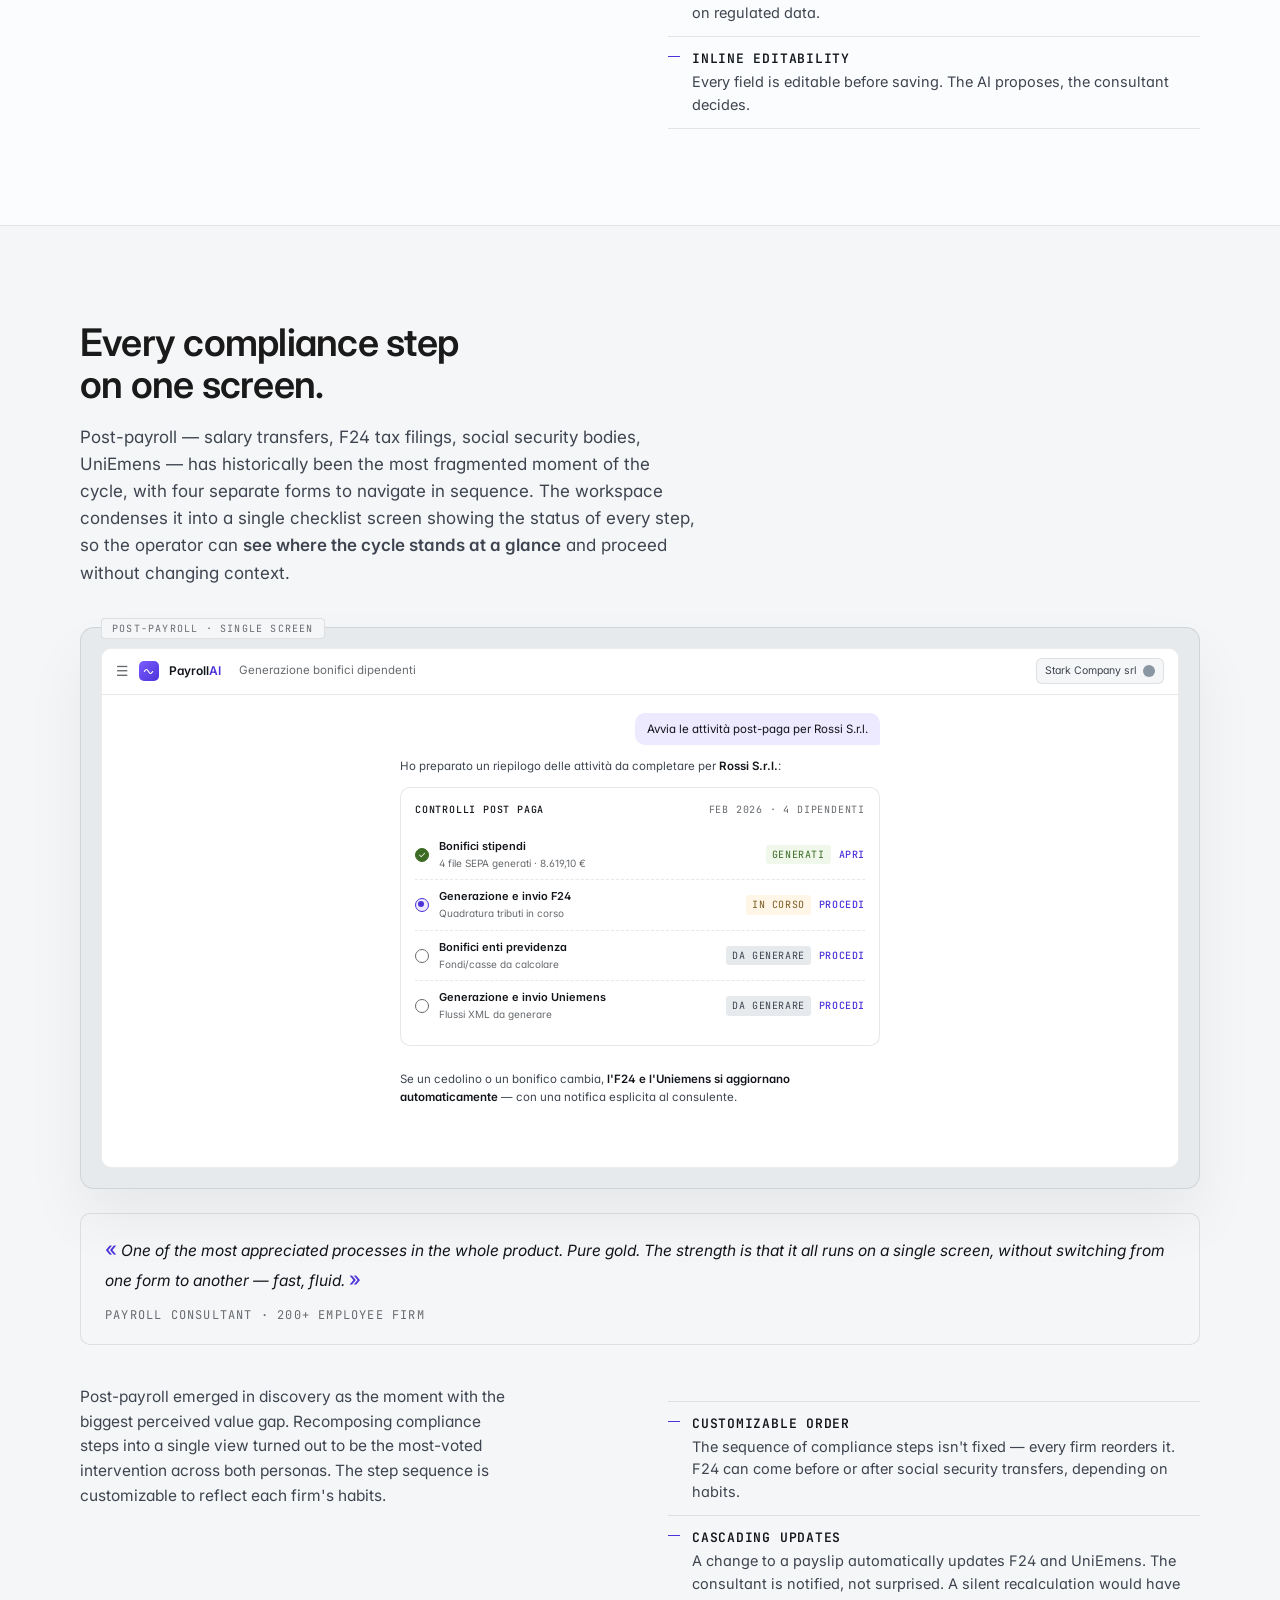
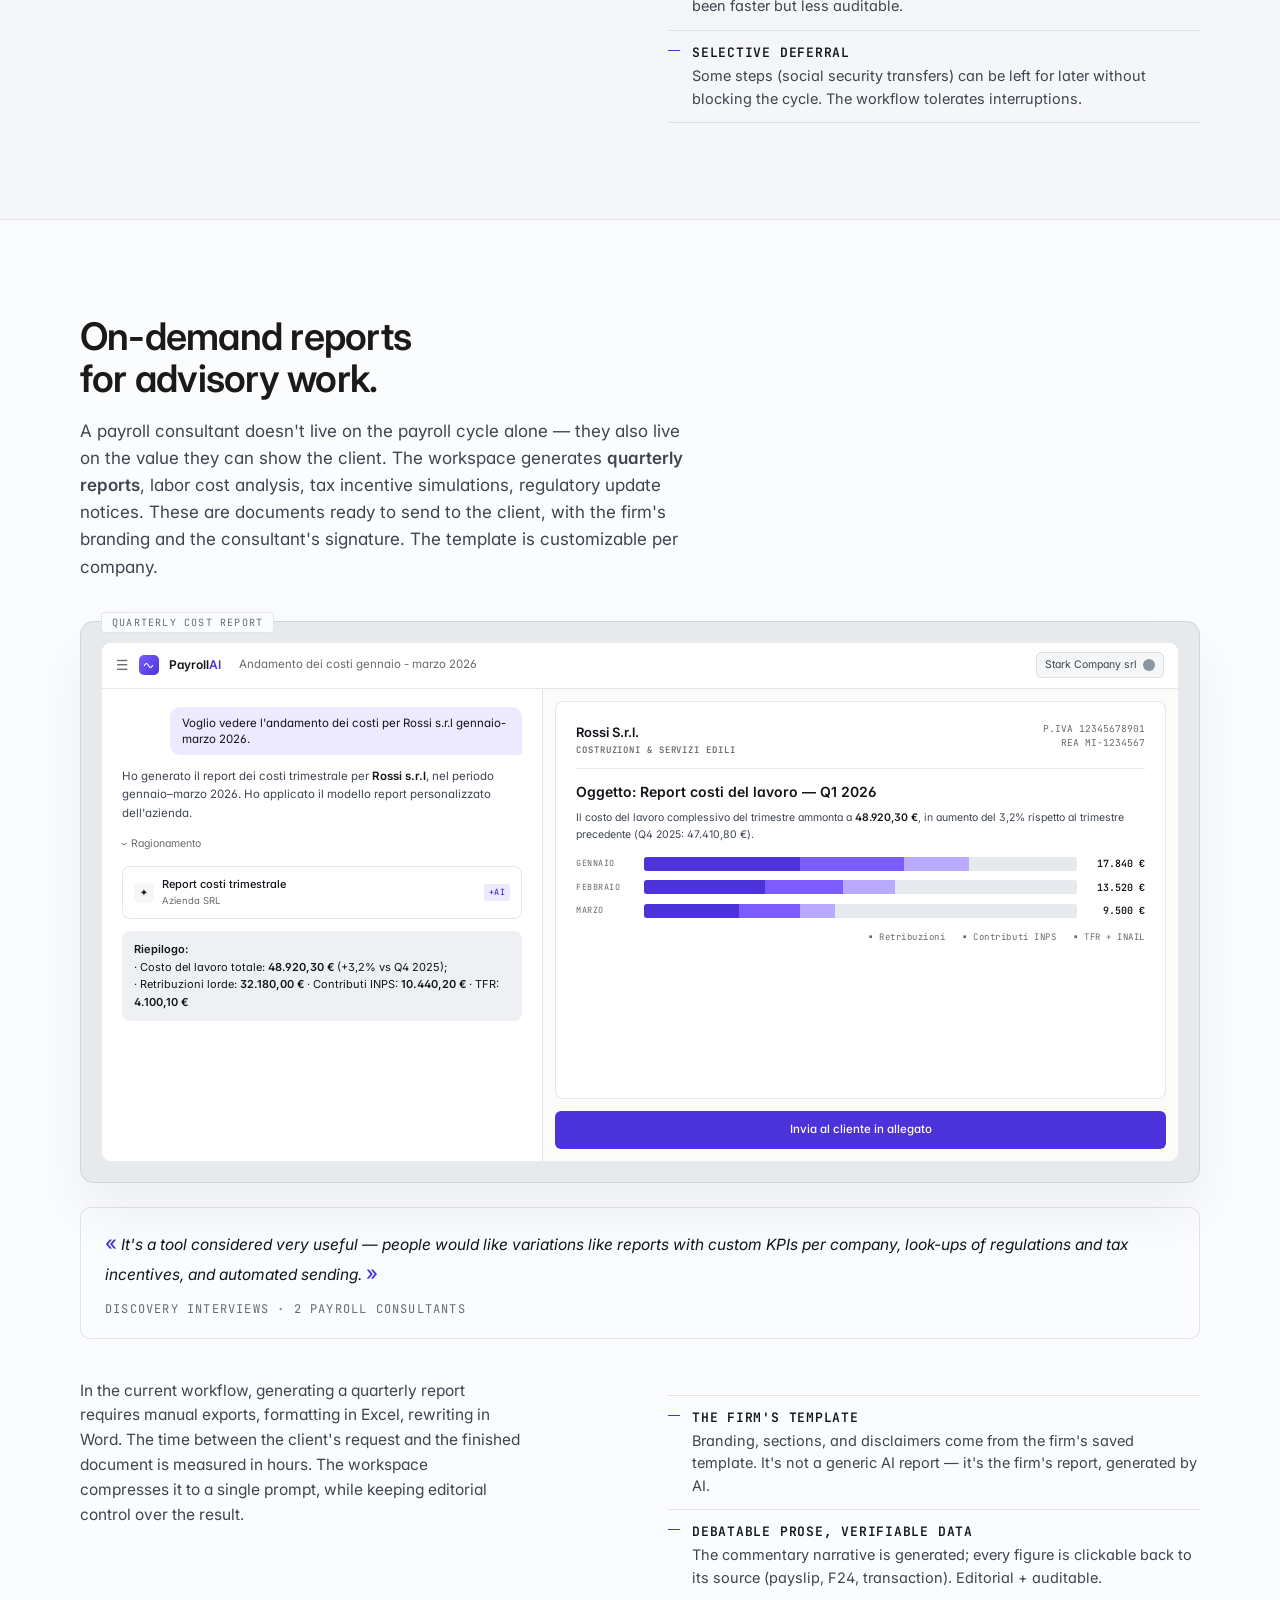
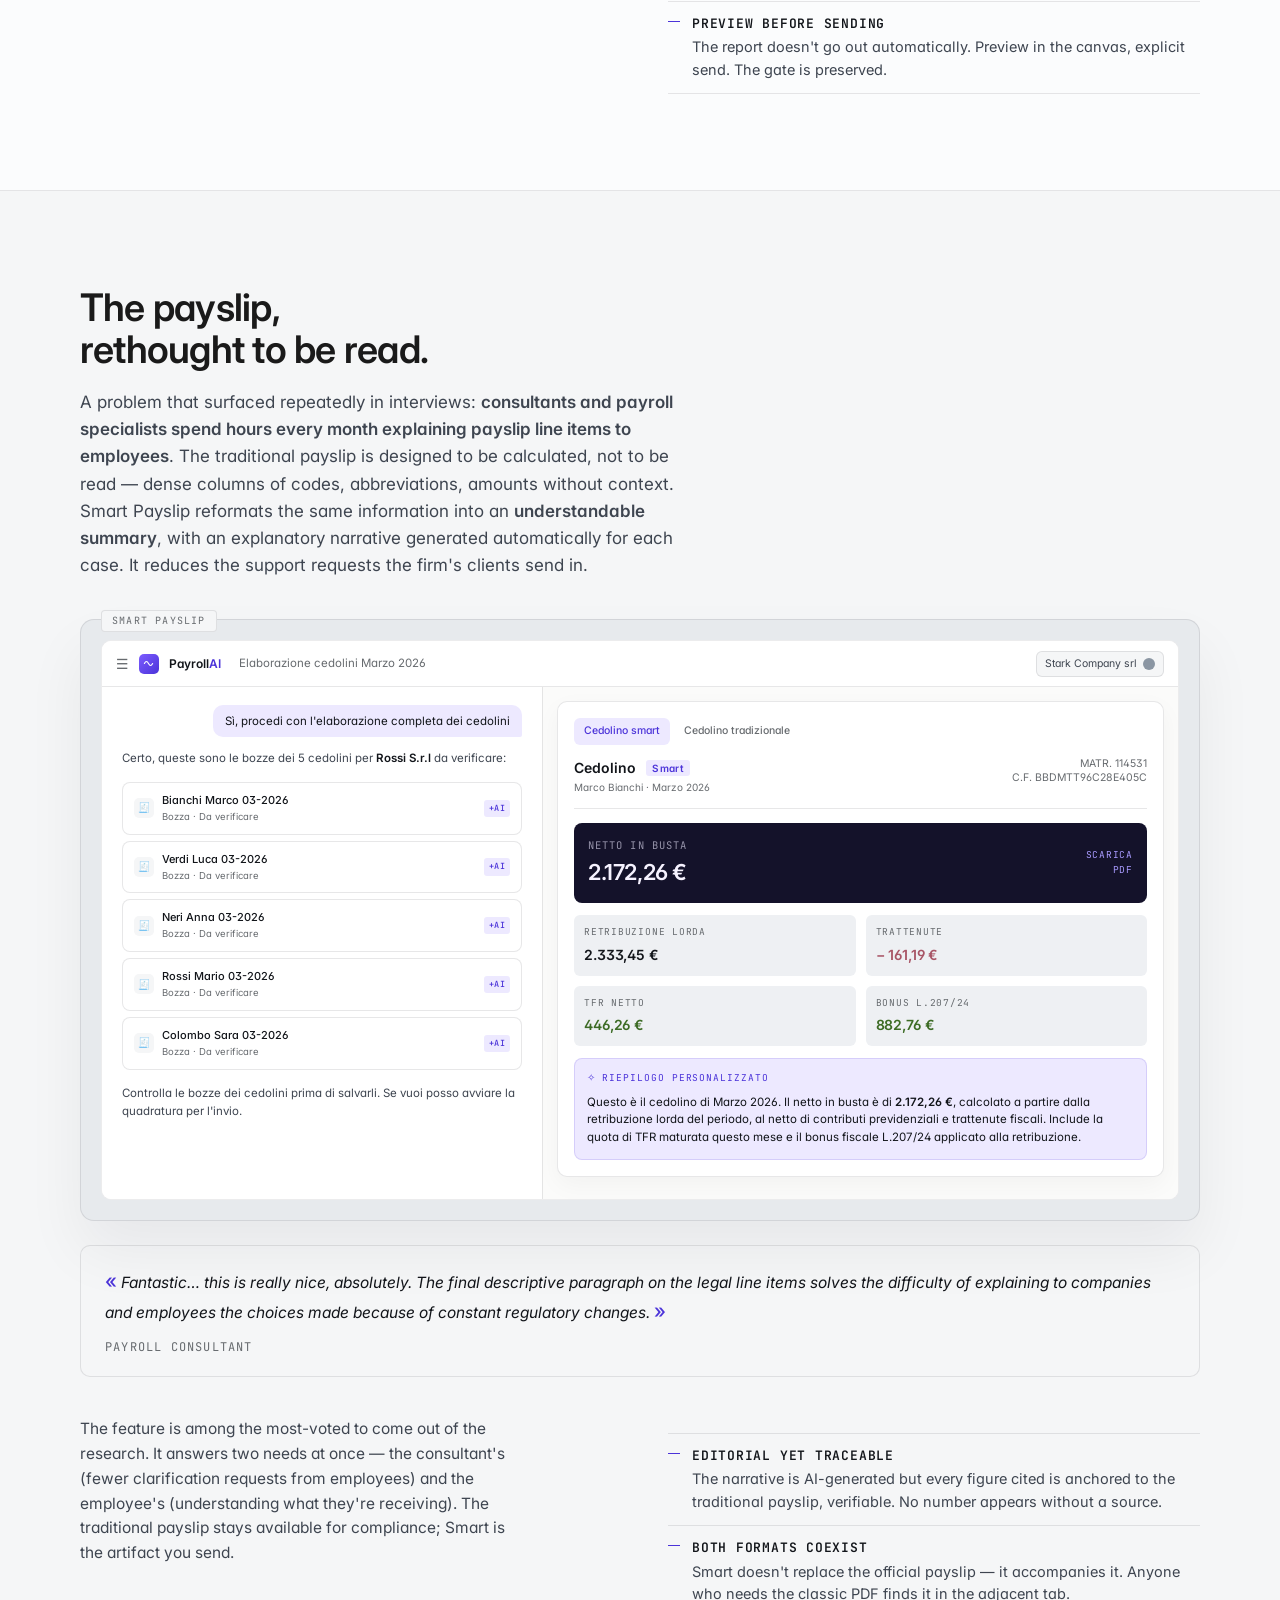
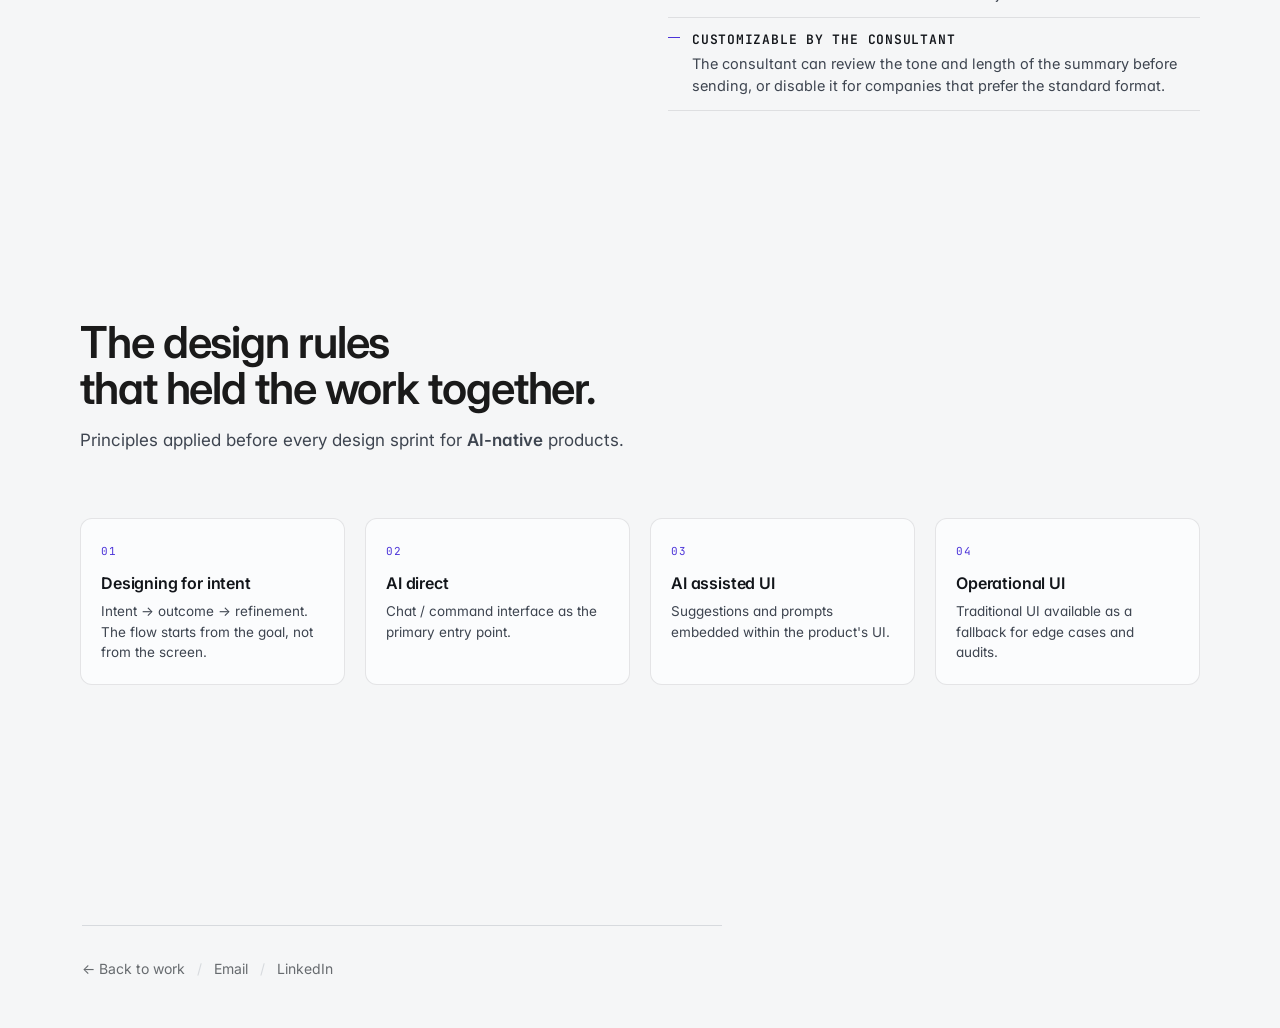
<file: projects/ai-native-payroll.html>
<!DOCTYPE html>
<html lang="en">
<head>
  <meta charset="UTF-8">
  <meta name="viewport" content="width=device-width, initial-scale=1.0">
  <meta name="description" content="Designing payroll software where AI lives inside the workflow, not bolted on top. An anonymized case study by Michela D&rsquo;Urso.">
  <link rel="canonical" href="https://michipepper.github.io/projects/ai-native-payroll.html">
  <link rel="icon" type="image/svg+xml" href="../assets/favicon.svg">
  <meta name="theme-color" content="#f5f6f7">
  <meta property="og:type" content="article">
  <meta property="og:title" content="An AI-native product for payroll &mdash; Michela D&rsquo;Urso">
  <meta property="og:description" content="Designing payroll software where AI lives inside the workflow, not bolted on top. An anonymized case study by Michela D&rsquo;Urso.">
  <meta property="og:url" content="https://michipepper.github.io/projects/ai-native-payroll.html">
  <meta property="og:image" content="https://michipepper.github.io/assets/images/og-cover.png">
  <meta property="og:site_name" content="Michela D&rsquo;Urso">
  <meta name="twitter:card" content="summary_large_image">
  <meta name="twitter:title" content="An AI-native product for payroll &mdash; Michela D&rsquo;Urso">
  <meta name="twitter:description" content="Designing payroll software where AI lives inside the workflow, not bolted on top. An anonymized case study by Michela D&rsquo;Urso.">
  <meta name="twitter:image" content="https://michipepper.github.io/assets/images/og-cover.png">
  <title>An AI-native product for payroll &mdash; Michela D'Urso</title>
  <link rel="preconnect" href="https://fonts.googleapis.com">
  <link rel="preconnect" href="https://fonts.gstatic.com" crossorigin>
  <link href="https://fonts.googleapis.com/css2?family=Inter:wght@400;500;600&family=Source+Serif+4:opsz,wght@8..60,400;8..60,500&display=swap" rel="stylesheet">
  <link href="https://fonts.googleapis.com/css2?family=Inter:wght@300;400;500;600;700&family=JetBrains+Mono:wght@400;500&display=swap" rel="stylesheet">
  <link rel="stylesheet" href="../assets/css/style.css?v=20260710d">
  <style>
  /* ===== AI-native payroll case study — fully scoped under .pcase so it never touches the shared header/nav/footer ===== */
  .pcase{
    --paper:#f5f6f7; --paper-2:#e6e8eb; --card:#fbfcfd;
    --ink:#12151a; --ink-2:#3e4550; --muted:#676b6f;
    --line:rgba(20,26,34,.10); --line-2:rgba(20,26,34,.20);
    --violet:#4B33D9; --violet-soft:#EDE9FF; --amber:#a85566; --green:#3C6B24;
    background:var(--paper); color:var(--ink);
    font-family:'Inter',system-ui,-apple-system,sans-serif;
    font-size:16px; line-height:1.55;
    -webkit-font-smoothing:antialiased; text-rendering:optimizeLegibility;
    font-feature-settings:"ss01","cv11";
  }
  .pcase *{box-sizing:border-box}

  /* This page: hero flows straight into the value proposition — no divider, same background */
  .case-header{border-bottom:none;margin-bottom:0}

  .pcase .wrap{max-width:1200px;margin:0 auto;padding:0 40px}
  .pcase .wrap-tight{max-width:900px;margin:0 auto;padding:0 40px}

  /* typography */
  .pcase .mono{font-family:'JetBrains Mono',ui-monospace,monospace}
  .pcase .kicker{font-family:'JetBrains Mono',ui-monospace,monospace;font-size:11px;letter-spacing:.14em;text-transform:uppercase;color:var(--ink-2)}
  .pcase .kicker.muted{color:var(--muted)}
  .pcase .kicker.violet{color:var(--violet)}
  .pcase h1{font-family:'Inter';font-weight:600;letter-spacing:-.03em;line-height:.98;margin:0}
  .pcase h2{font-family:'Inter';font-weight:600;letter-spacing:-.025em;line-height:1.05;margin:0}
  .pcase h3{font-family:'Inter';font-weight:600;letter-spacing:-.02em;line-height:1.1;margin:0}
  .pcase h4{font-family:'Inter';font-weight:600;letter-spacing:-.01em;line-height:1.2;margin:0}
  .pcase p{margin:0 0 14px}
  .pcase p.body{font-size:17px;line-height:1.6;color:var(--ink-2);max-width:60ch}
  .pcase p.body strong{color:var(--ink);font-weight:600}
  .pcase p.lede{font-size:20px;line-height:1.5;color:var(--ink-2);max-width:56ch}
  .pcase a{color:var(--violet);text-decoration:none;border-bottom:1px solid rgba(75,51,217,.25);transition:border-color .15s}
  .pcase a:hover{border-bottom-color:var(--violet)}

  /* section rhythm */
  .pcase section{padding:96px 0}
  .pcase section.tight{padding:64px 0}
  .pcase section.first{padding-top:8px}
  .pcase hr.rule{height:1px;background:var(--line);border:0;margin:0}

  /* value prop */
  .pcase .block-title{margin-bottom:32px}
  .pcase .block-title .kicker{margin-bottom:12px;display:block}
  .pcase .block-title h2{font-size:48px;max-width:24ch}
  .pcase .valueprop{background:transparent;border:0}
  .pcase .valueprop .kicker{display:block;margin-bottom:24px}
  .pcase .vp-divider{height:1px;background:var(--line);border:0;margin:0 0 28px;width:100%}
  .pcase .valueprop .statement{font-size:44px;line-height:1.08;letter-spacing:-.022em;max-width:24ch;font-weight:500;color:var(--ink)}
  .pcase .valueprop .statement .em{color:var(--violet);font-weight:600}
  .pcase .valueprop .foot{margin-top:48px;display:grid;grid-template-columns:1fr 1fr;gap:56px;padding-top:32px;border-top:1px solid var(--line)}
  .pcase .valueprop .foot p{font-size:15.5px;line-height:1.6;color:var(--ink-2);margin:0}

  /* metrics */
  .pcase .metrics{padding:96px 0}
  .pcase .metrics-row{display:flex;gap:20px;flex-wrap:wrap;align-items:stretch}
  .pcase .metric-card{background:var(--card);border:1px solid var(--line);border-radius:14px;padding:22px 24px;max-width:190px;display:flex;flex-direction:column;justify-content:center}
  .pcase .metric-card .mn{font-size:32px;font-weight:500;letter-spacing:-.02em;color:var(--ink);margin-bottom:8px;line-height:1}
  .pcase .metric-card .ml{font-size:13px;line-height:1.4;color:var(--ink-2)}
  .pcase .metric-card .ml strong{color:var(--ink);font-weight:500}

  /* user profiles */
  .pcase .users-head{display:flex;justify-content:space-between;align-items:flex-end;gap:40px;flex-wrap:wrap;margin-bottom:36px}
  .pcase .users-head .block-title h2{font-size:48px;max-width:20ch}
  .pcase .users-grid{display:grid;grid-template-columns:1fr 1fr;gap:20px;margin-top:40px}
  .pcase .user-card{background:var(--card);border:1px solid var(--line);border-radius:16px;padding:32px 28px 28px}
  .pcase .user-card h3{font-size:26px;margin-bottom:14px}
  .pcase .user-card p{font-size:15px;line-height:1.55;color:var(--ink-2);margin:0 0 16px}
  .pcase .user-card .needs{padding-top:20px;border-top:1px solid var(--line);display:grid;grid-template-columns:1fr 1fr;gap:12px}
  .pcase .user-card .needs .need{font-size:13px;line-height:1.4;color:var(--ink-2)}
  .pcase .user-card .needs .need strong{color:var(--ink);font-weight:500;display:block;font-size:12px;margin-bottom:2px}
  .pcase .interaction{margin-top:56px;padding:40px 40px;background:var(--card);border:1px solid var(--line);border-radius:16px}
  .pcase .interaction .lbl{font-family:'JetBrains Mono',monospace;font-size:11px;letter-spacing:.14em;text-transform:uppercase;color:var(--violet);margin-bottom:14px}
  .pcase .interaction p{font-size:16px;line-height:1.6;color:var(--ink-2);margin:0;max-width:70ch}
  .pcase .interaction p strong{color:var(--ink);font-weight:600}

  /* screen section */
  .pcase .screen-section{padding:96px 0}
  .pcase .screen-section:nth-of-type(even){background:var(--card);border-top:1px solid var(--line);border-bottom:1px solid var(--line)}
  .pcase .screen-head{margin-bottom:40px;max-width:64ch}
  .pcase .screen-head .kicker{margin-bottom:14px;display:block}
  .pcase .screen-head h3{font-size:38px;margin-bottom:18px;max-width:22ch}
  .pcase .screen-head p{font-size:17px;line-height:1.6;color:var(--ink-2);max-width:56ch;margin:0 0 12px}
  .pcase .screen-frame{background:#e7eaed;border:1px solid var(--line);border-radius:14px;padding:20px;position:relative;box-shadow:0 30px 60px rgba(15,20,32,.06)}
  .pcase .screen-frame::before{content:attr(data-note);position:absolute;top:-10px;left:20px;font-family:'JetBrains Mono',monospace;font-size:10px;letter-spacing:.12em;text-transform:uppercase;color:var(--muted);background:var(--paper);padding:2px 10px;border:1px solid var(--line);border-radius:4px}
  .pcase .screen-section:nth-of-type(even) .screen-frame::before{background:var(--card)}
  .pcase .screen-detail{display:grid;grid-template-columns:1fr 1fr;gap:56px;margin-top:40px}
  .pcase .screen-detail .txt p{font-size:15.5px;line-height:1.6;color:var(--ink-2);margin:0 0 12px;max-width:44ch}
  .pcase .screen-detail .txt p strong{color:var(--ink);font-weight:600}
  .pcase .screen-detail .bullets{list-style:none;padding:0;margin:16px 0 0}
  .pcase .screen-detail .bullets li{padding:12px 0 12px 24px;position:relative;font-size:14.5px;line-height:1.55;color:var(--ink-2);border-top:1px solid var(--line)}
  .pcase .screen-detail .bullets li:last-child{border-bottom:1px solid var(--line)}
  .pcase .screen-detail .bullets li::before{content:"";position:absolute;left:0;top:19px;width:12px;height:1px;background:var(--violet)}
  .pcase .screen-detail .bullets li strong{color:var(--ink);font-weight:600;display:block;margin-bottom:2px;font-size:13px;text-transform:uppercase;letter-spacing:.06em;font-family:'JetBrains Mono',monospace}

  /* quote */
  .pcase .quote{margin-top:24px;padding:20px 24px;background:var(--paper);border:1px solid var(--line);border-radius:10px;font-size:15.5px;line-height:1.5;color:var(--ink);font-style:italic}
  .pcase .screen-section:nth-of-type(even) .quote{background:var(--card)}
  .pcase .quote .qt::before{content:"\00AB";color:var(--violet);font-style:normal;font-weight:500;margin-right:4px;font-size:20px}
  .pcase .quote .qt::after{content:"\00BB";color:var(--violet);font-style:normal;font-weight:500;margin-left:4px;font-size:20px}
  .pcase .quote .attr{display:block;margin-top:12px;font-style:normal;font-size:12px;font-family:'JetBrains Mono',monospace;letter-spacing:.1em;text-transform:uppercase;color:var(--muted)}

  /* product mock shell */
  .pcase .app{background:#fff;border-radius:10px;overflow:hidden;display:grid;grid-template-columns:40px 230px 1fr;grid-template-rows:46px 1fr;height:100%;border:1px solid rgba(15,20,32,.08);box-shadow:0 1px 0 rgba(255,255,255,.4) inset}
  .pcase .app.canvas{grid-template-columns:40px 230px .9fr 1.3fr}
  .pcase .app.canvas .main{grid-column:3/4}
  .pcase .app.canvas .canvas-panel{grid-column:4/5;grid-row:2;background:#FBFBFA;border-left:1px solid var(--line);padding:16px 18px;overflow:hidden;display:flex;flex-direction:column}
  .pcase .app.compact{grid-template-columns:1fr}
  .pcase .app.compact .main{grid-column:1/2}
  .pcase .app.compact.canvas{grid-template-columns:.9fr 1.3fr}
  .pcase .app.compact.canvas .main{grid-column:1/2}
  .pcase .app.compact.canvas .canvas-panel{grid-column:2/3;grid-row:2}
  .pcase .app .topbar{grid-column:1/-1;background:#fff;color:var(--ink);border-bottom:1px solid var(--line);display:flex;align-items:center;gap:10px;padding:0 14px;font-size:12px}
  .pcase .app .topbar .hb{font-size:14px;color:var(--muted)}
  .pcase .app .topbar .bm{width:20px;height:20px;border-radius:5px;background:linear-gradient(135deg,#7C5CFF,#4B33D9);display:grid;place-items:center}
  .pcase .app .topbar .bm svg{width:11px;height:11px}
  .pcase .app .topbar .name{font-weight:600;font-size:12px;color:var(--ink)}
  .pcase .app .topbar .name em{font-style:normal;color:var(--violet)}
  .pcase .app .topbar .breadcrumb{color:var(--muted);font-size:11.5px;margin-left:8px}
  .pcase .app .topbar .spacer{flex:1}
  .pcase .app .topbar .ic{color:var(--muted);font-size:13px}
  .pcase .app .topbar .chip{background:var(--paper);border:1px solid var(--line);padding:4px 8px;border-radius:6px;font-size:10.5px;color:var(--ink-2);display:flex;align-items:center;gap:6px}
  .pcase .app .topbar .chip .dt{width:12px;height:12px;border-radius:50%;background:#8b96a3}
  .pcase .app .topbar .avatar{width:20px;height:20px;border-radius:50%;background:#cdd5dd}
  .pcase .app .rail{background:#14122A;padding:12px 8px;display:flex;flex-direction:column;gap:10px;align-items:center}
  .pcase .app .rail .r{width:22px;height:22px;border-radius:6px;background:rgba(255,255,255,.05);border:1px solid rgba(255,255,255,.06)}
  .pcase .app .sidebar{background:#fff;border-right:1px solid var(--line);padding:14px 12px;font-size:12px;color:var(--ink-2);overflow:hidden}
  .pcase .app .sidebar .newchat{color:var(--violet);padding:0 0 10px;font-weight:500;font-size:11.5px;margin-bottom:8px;display:flex;align-items:center;gap:6px}
  .pcase .app .sidebar .newchat::before{content:"\270E";font-size:11px}
  .pcase .app .sidebar .toggle-row{display:flex;align-items:center;justify-content:space-between;padding:6px 2px;font-size:10.5px;color:var(--ink-2);margin-bottom:8px}
  .pcase .app .sidebar .toggle{width:26px;height:14px;border-radius:999px;background:var(--line-2);position:relative;flex-shrink:0}
  .pcase .app .sidebar .toggle::after{content:"";position:absolute;top:2px;left:2px;width:10px;height:10px;border-radius:50%;background:#fff}
  .pcase .app .sidebar .search{border:1px solid var(--line);border-radius:6px;padding:5px 8px;font-size:10.5px;color:var(--muted);margin-bottom:10px}
  .pcase .app .sidebar .sitem{padding:4px 2px;font-size:10.8px;color:var(--ink-2);display:flex;align-items:center;gap:6px;margin-bottom:2px;white-space:nowrap;overflow:hidden;text-overflow:ellipsis}
  .pcase .app .sidebar .sitem.active{color:var(--ink);font-weight:500}
  .pcase .app .sidebar .label{font-family:'JetBrains Mono',monospace;font-size:9px;letter-spacing:.1em;color:var(--muted);text-transform:uppercase;margin:10px 2px 5px}
  .pcase .app .main{background:#fff;padding:26px 30px;overflow:hidden}
  .pcase .app .main h5{font-size:24px;text-align:center;margin:12px 0 4px;color:var(--ink);font-weight:500;letter-spacing:-.015em}
  .pcase .app .main h5 em{font-style:normal;color:var(--violet);font-weight:600}
  .pcase .app .main .subtitle{text-align:center;color:var(--muted);font-size:10.5px;margin-bottom:16px;font-family:'JetBrains Mono',monospace;letter-spacing:.1em;text-transform:uppercase}
  .pcase .app .main .prompt{background:#fff;border:1px solid var(--line);border-radius:10px;padding:10px 12px;color:var(--muted);font-size:11.5px;display:flex;align-items:center;justify-content:space-between;margin-bottom:14px}
  .pcase .app .main .prompt .improve{color:var(--violet);font-weight:500;font-size:10.5px}
  .pcase .app .main .chips{display:flex;flex-wrap:wrap;gap:6px;justify-content:center;margin-bottom:22px}
  .pcase .app .main .c{border:1px solid var(--line);border-radius:999px;padding:5px 10px;font-size:10.5px;color:var(--violet);background:#fff}
  .pcase .app .main .grid{display:grid;grid-template-columns:1fr 1fr 1fr;gap:8px}
  .pcase .app .main .grid.two{grid-template-columns:1fr 1fr}
  .pcase .app .main .card{background:#fff;border:1px solid var(--line);border-radius:10px;padding:12px;display:flex;flex-direction:column;gap:8px}
  .pcase .app .main .card .badge{align-self:flex-start;font-family:'JetBrains Mono',monospace;font-size:9px;letter-spacing:.06em;text-transform:uppercase;padding:2px 6px;border-radius:3px;background:var(--violet-soft);color:var(--violet)}
  .pcase .app .main .card .t{font-size:11.5px;line-height:1.35;color:var(--ink);font-weight:500}
  .pcase .app .main .card .b{align-self:flex-start;font-size:10px;color:var(--violet);border:1px solid var(--line);border-radius:6px;padding:4px 7px}
  .pcase .app .main .heading{font-size:11px;text-transform:uppercase;letter-spacing:.08em;font-weight:600;margin:0 0 10px;color:var(--ink)}

  /* chat-style main */
  .pcase .app .main.chat{padding:18px 20px;display:flex;flex-direction:column;gap:12px;overflow-y:auto}
  .pcase .app .main.chat .bubble-user{align-self:flex-end;background:var(--violet-soft);color:var(--ink);padding:8px 12px;border-radius:10px 10px 2px 10px;font-size:11.5px;max-width:88%;line-height:1.4}
  .pcase .app .main.chat .file-chip{align-self:flex-end;background:#fff;border:1px solid var(--line);border-radius:8px;padding:7px 10px;font-size:10.5px;color:var(--ink);display:flex;align-items:center;gap:8px}
  .pcase .app .main.chat .file-chip .ic{width:18px;height:18px;border-radius:4px;background:var(--violet-soft);display:grid;place-items:center;font-size:9px}
  .pcase .app .main.chat .ai{font-size:11.5px;line-height:1.6;color:var(--ink-2)}
  .pcase .app .main.chat .ai .spark{color:var(--violet);margin-right:4px}
  .pcase .app .main.chat .ai strong{color:var(--ink);font-weight:600}
  .pcase .app .main.chat .reasoning{font-size:10.5px;color:var(--muted);display:flex;align-items:center;gap:5px;margin:2px 0}
  .pcase .app .main.chat .reasoning::before{content:"\203A";display:inline-block;transform:rotate(90deg)}
  .pcase .app .main.chat .ref-card{background:#fff;border:1px solid var(--line);border-radius:8px;padding:9px 11px;display:flex;align-items:center;gap:8px;font-size:11px;color:var(--ink);font-weight:500}
  .pcase .app .main.chat .ref-card .ic{width:20px;height:20px;border-radius:5px;background:var(--paper);display:grid;place-items:center;font-size:10px;flex-shrink:0}
  .pcase .app .main.chat .ref-card small{display:block;color:var(--muted);font-weight:400;font-size:9.5px;margin-top:1px}
  .pcase .app .main.chat .ref-card .aitag{margin-left:auto;font-family:'JetBrains Mono',monospace;font-size:8.5px;letter-spacing:.06em;color:var(--violet);background:var(--violet-soft);padding:2px 5px;border-radius:3px;flex-shrink:0}
  .pcase .app .main.chat .draft-list{display:flex;flex-direction:column;gap:6px;margin:2px 0}
  .pcase .app .main.chat .summary-box{background:#eef0f3;border-radius:8px;padding:10px 12px;font-size:11px;color:var(--ink);line-height:1.6}

  /* tabs */
  .pcase .tabs{display:flex;gap:4px;margin-bottom:12px}
  .pcase .tabs .tab{font-size:10.5px;padding:5px 10px;border-radius:6px;color:var(--muted);font-weight:500}
  .pcase .tabs .tab.active{background:var(--violet-soft);color:var(--violet)}

  /* doc preview */
  .pcase .doc-preview{background:#eceef1;border-radius:8px;padding:10px;display:flex;flex-direction:column;align-items:center;gap:8px;height:100%}
  .pcase .doc-preview .page{background:#fff;border:1px solid var(--line);border-radius:4px;width:100%;padding:10px;box-shadow:0 4px 10px rgba(15,20,32,.05)}
  .pcase .doc-preview .page .stripe{height:8px;background:#8a94a1;border-radius:2px;margin-bottom:5px}
  .pcase .doc-preview .page .ln{height:3px;background:#e1e4e8;border-radius:2px;margin:3px 0}
  .pcase .doc-preview .page .ln.short{width:55%}
  .pcase .doc-preview .pager{font-size:9.5px;color:var(--muted);font-family:'JetBrains Mono',monospace}

  /* field table */
  .pcase .field-table{display:flex;flex-direction:column;gap:0}
  .pcase .field-table .fr{display:flex;justify-content:space-between;gap:10px;padding:7px 0;border-bottom:1px solid var(--line);font-size:10.5px}
  .pcase .field-table .fr .k{color:var(--muted)}
  .pcase .field-table .fr .v{color:var(--ink);font-weight:500;text-align:right}
  .pcase .field-actions{display:flex;justify-content:flex-end;gap:8px;margin-top:12px}
  .pcase .field-actions .btn{font-size:11px;padding:7px 14px;border-radius:6px;font-weight:500}
  .pcase .field-actions .btn.ghost{color:var(--muted)}
  .pcase .field-actions .btn.solid{background:var(--violet);color:#fff}

  /* canvas panel */
  .pcase .canvas-panel .cp-head{display:flex;justify-content:space-between;align-items:center;margin-bottom:14px;padding-bottom:10px;border-bottom:1px solid var(--line)}
  .pcase .canvas-panel .cp-title{font-size:12px;font-weight:600;color:var(--ink)}
  .pcase .canvas-panel .cp-title em{font-style:normal;color:var(--violet);font-weight:500}
  .pcase .canvas-panel .cp-cta{margin-top:14px;padding:10px 12px;background:var(--violet);color:#fff;border-radius:6px;font-size:11.5px;font-weight:500;text-align:center}
  .pcase .canvas-panel .cp-cta.ghost{background:#fff;color:var(--violet);border:1px solid var(--violet)}

  /* post-payroll checklist */
  .pcase .checklist{background:#fff;border:1px solid var(--line);border-radius:10px;padding:14px;margin-bottom:12px}
  .pcase .checklist .ch-head{display:flex;justify-content:space-between;align-items:baseline;margin-bottom:12px;font-family:'JetBrains Mono',monospace;font-size:10px;letter-spacing:.08em;text-transform:uppercase}
  .pcase .checklist .ch-head .l{color:var(--ink);font-weight:500}
  .pcase .checklist .ch-head .r{color:var(--muted)}
  .pcase .ch-row{display:flex;align-items:center;justify-content:space-between;padding:8px 0;border-bottom:1px dashed var(--line)}
  .pcase .ch-row:last-child{border-bottom:none}
  .pcase .ch-row .l{display:flex;align-items:center;gap:10px;font-size:11px;color:var(--ink)}
  .pcase .ch-row .l .bullet{width:14px;height:14px;border-radius:50%;border:1.5px solid var(--muted);flex-shrink:0}
  .pcase .ch-row .l .bullet.done{background:var(--green);border-color:var(--green);position:relative}
  .pcase .ch-row .l .bullet.done::after{content:"\2713";color:#fff;font-size:9px;position:absolute;top:-1px;left:2px}
  .pcase .ch-row .l .bullet.active{border-color:var(--violet);background:var(--violet-soft);position:relative}
  .pcase .ch-row .l .bullet.active::after{content:"";width:6px;height:6px;background:var(--violet);border-radius:50%;position:absolute;top:2px;left:2px}
  .pcase .ch-row .l small{color:var(--muted);font-size:10px;display:block;margin-top:1px}
  .pcase .ch-row .r{font-size:10px;color:var(--muted);font-family:'JetBrains Mono',monospace;letter-spacing:.06em;text-transform:uppercase;display:flex;gap:8px;align-items:center}
  .pcase .ch-row .r .tag{padding:2px 6px;border-radius:3px;background:#e7eaed;color:var(--ink-2)}
  .pcase .ch-row .r .tag.warn{background:#FFF6E8;color:#7A5A20}
  .pcase .ch-row .r .action{color:var(--violet);font-weight:500}

  /* smart payslip */
  .pcase .payslip{background:#fff;border:1px solid var(--line);border-radius:10px;padding:16px;box-shadow:0 8px 24px rgba(15,20,32,.04)}
  .pcase .payslip .ps-head{display:flex;justify-content:space-between;align-items:flex-start;margin-bottom:14px;padding-bottom:12px;border-bottom:1px solid var(--line)}
  .pcase .payslip .ps-title{font-size:14px;font-weight:600;color:var(--ink)}
  .pcase .payslip .ps-title em{background:var(--violet-soft);color:var(--violet);font-style:normal;font-size:10px;font-weight:600;padding:2px 6px;border-radius:3px;margin-left:6px;vertical-align:middle;letter-spacing:.04em}
  .pcase .payslip .ps-meta{font-size:10.5px;color:var(--muted);text-align:right;line-height:1.4}
  .pcase .payslip .net{background:#14122A;color:#EDE9FF;padding:14px;border-radius:8px;margin-bottom:12px;display:flex;justify-content:space-between;align-items:center}
  .pcase .payslip .net .l{font-size:10.5px;letter-spacing:.1em;text-transform:uppercase;color:rgba(237,233,255,.6);font-family:'JetBrains Mono',monospace}
  .pcase .payslip .net .amt{font-size:22px;font-weight:600;letter-spacing:-.02em;margin-top:2px;color:#F6F2FF}
  .pcase .payslip .net .r{font-size:9.5px;color:#A99BFF;text-align:right;font-family:'JetBrains Mono',monospace;letter-spacing:.08em;text-transform:uppercase}
  .pcase .payslip .cols{display:grid;grid-template-columns:1fr 1fr;gap:10px;margin-bottom:12px}
  .pcase .payslip .cell{background:#eef0f3;border-radius:6px;padding:10px}
  .pcase .payslip .cell .k{font-size:9.5px;color:var(--muted);text-transform:uppercase;letter-spacing:.08em;font-family:'JetBrains Mono',monospace;margin-bottom:4px}
  .pcase .payslip .cell .v{font-size:14px;color:var(--ink);font-weight:600;letter-spacing:-.01em}
  .pcase .payslip .cell .v.neg{color:var(--amber)}
  .pcase .payslip .cell .v.pos{color:var(--green)}
  .pcase .payslip .narrative{background:var(--violet-soft);border:1px solid rgba(75,51,217,.15);border-radius:8px;padding:12px}
  .pcase .payslip .narrative .tag{font-family:'JetBrains Mono',monospace;font-size:9.5px;letter-spacing:.1em;text-transform:uppercase;color:var(--violet);margin-bottom:8px;display:flex;align-items:center;gap:6px}
  .pcase .payslip .narrative .tag::before{content:"\2727"}
  .pcase .payslip .narrative p{font-size:11.5px;line-height:1.55;color:var(--ink);margin:0}

  /* report doc */
  .pcase .report-doc{background:#fff;border:1px solid var(--line);border-radius:8px;padding:20px;height:100%;overflow:hidden}
  .pcase .report-doc .r-head{display:flex;justify-content:space-between;padding-bottom:10px;border-bottom:1px solid var(--line);margin-bottom:12px}
  .pcase .report-doc .r-brand{font-size:13px;font-weight:600;color:var(--ink)}
  .pcase .report-doc .r-brand em{font-style:normal;font-family:'JetBrains Mono',monospace;font-size:9px;letter-spacing:.1em;text-transform:uppercase;color:var(--muted);display:block;margin-top:2px}
  .pcase .report-doc .r-info{font-size:9.5px;color:var(--muted);text-align:right;line-height:1.5;font-family:'JetBrains Mono',monospace}
  .pcase .report-doc .r-title{font-size:14px;font-weight:600;color:var(--ink);margin:8px 0}
  .pcase .report-doc .r-body{font-size:10.5px;line-height:1.6;color:var(--ink-2);margin-bottom:12px}
  .pcase .report-doc .r-chart{display:flex;flex-direction:column;gap:8px;margin-bottom:12px}
  .pcase .report-doc .r-chart .r-bar{display:grid;grid-template-columns:60px 1fr 60px;gap:8px;align-items:center;font-size:10px}
  .pcase .report-doc .r-chart .r-lbl{color:var(--muted);text-transform:uppercase;font-family:'JetBrains Mono',monospace;font-size:8.5px;letter-spacing:.06em}
  .pcase .report-doc .r-chart .r-track{height:14px;background:#e6e9ee;border-radius:3px;overflow:hidden;display:flex}
  .pcase .report-doc .r-chart .r-track .sg{height:100%}
  .pcase .report-doc .r-chart .r-track .sg.a{background:#4B33D9}
  .pcase .report-doc .r-chart .r-track .sg.b{background:#7C5CFF}
  .pcase .report-doc .r-chart .r-track .sg.c{background:#B9A9FF}
  .pcase .report-doc .r-chart .r-val{color:var(--ink);font-weight:600;text-align:right;font-family:'JetBrains Mono',monospace;font-size:10px}

  /* rules grid */
  .pcase .rules-section{padding:112px 0}
  .pcase .rules-section .head{margin-bottom:64px;max-width:64ch}
  .pcase .rules-section .head p{font-size:17px;line-height:1.6;color:var(--ink-2);max-width:56ch;margin-top:16px}
  .pcase .rules-row{margin-bottom:56px}
  .pcase .rules-row:last-child{margin-bottom:0}
  .pcase .rules-grid{display:grid;grid-template-columns:repeat(5,1fr);gap:20px}
  .pcase .rules-grid.four{grid-template-columns:repeat(4,1fr)}
  .pcase .rule{padding:24px 20px 22px;background:var(--card);border:1px solid var(--line);border-radius:12px}
  .pcase .rule .num{font-family:'JetBrains Mono',monospace;font-size:11px;letter-spacing:.1em;color:var(--violet);margin-bottom:14px}
  .pcase .rule h4{font-size:16px;margin-bottom:8px;letter-spacing:-.01em;color:var(--ink)}
  .pcase .rule p{font-size:13.5px;line-height:1.5;color:var(--ink-2);margin:0}

  /* responsive */
  @media (max-width:1000px){
    .pcase .wrap,.pcase .wrap-tight{padding:0 24px}
    .pcase section{padding:72px 0}
    .pcase .block-title h2,.pcase .valueprop .statement{font-size:36px}
    .pcase .users-grid{grid-template-columns:1fr}
    .pcase .valueprop .foot{grid-template-columns:1fr;gap:24px}
    .pcase .screen-detail{grid-template-columns:1fr;gap:32px}
    .pcase .rules-grid,.pcase .rules-grid.four{grid-template-columns:1fr 1fr}
  }
  @media (max-width:600px){
    .pcase section{padding:56px 0}
    .pcase .block-title h2,.pcase .valueprop .statement{font-size:28px}
    .pcase .rules-grid,.pcase .rules-grid.four{grid-template-columns:1fr}
    .pcase .screen-frame{padding:12px}
    .pcase .app .main .grid{grid-template-columns:1fr 1fr}
    .pcase .interaction{padding:24px 20px}
    .pcase .app,.pcase .app.canvas,.pcase .app.compact.canvas{grid-template-columns:1fr;grid-auto-rows:auto}
    .pcase .app .rail,.pcase .app .sidebar{display:none}
    .pcase .app.canvas .canvas-panel,.pcase .app.compact.canvas .canvas-panel{grid-column:1;grid-row:auto;border-left:none;border-top:1px solid var(--line)}
  }
  </style>
</head>
<body>
  <a class="skip-link" href="#main">Skip to content</a>
  <header class="site-header">
    <a href="../index.html" class="site-masthead">Michela D&rsquo;Urso</a>
    <nav class="site-nav" aria-label="Primary">
      <button class="nav-work" aria-expanded="false" aria-controls="work-list">Work</button>
      <ul class="work-list" id="work-list">
        <li><a href="../projects/ai-native-payroll.html">AI-native payroll</a></li>
        <li><a href="../projects/longterm-care-startup.html">Long-term care startup</a></li>
        <li><a href="../projects/dipendenti-in-cloud.html">Dipendenti in Cloud</a></li>
        <li><a href="../projects/cnh-lms.html">CNH Web Academy</a></li>
        <li><a href="../projects/albertina.html">Albertina Academy</a></li>
        <li><a href="../projects/nicer.html">Nicer</a></li>
      </ul>
      <a href="../about.html">About me</a>
      <a href="../assets/Michela_DUrso_CV_2026.pdf?v=20260710" target="_blank" rel="noopener">Resume</a>
      <a href="../writings.html">Writings</a>
      <span class="nav-divider" aria-hidden="true"></span>
      <a href="https://linkedin.com/in/dursomichela" target="_blank" rel="noopener">LinkedIn</a>
      <a href="https://michipepper.substack.com" target="_blank" rel="noopener">Substack</a>
    </nav>
  </header>

  <main class="site-content" id="main">
    <header class="case-header">
      <h1 class="case-title">An AI-native product for payroll</h1>
      <p class="case-subtitle">Designing payroll software where AI lives inside the workflow, from research to a validated product.</p>
      <div class="case-meta">
        <div class="case-meta-item">
          <span class="case-meta-label">Role</span>
          <span class="case-meta-value">Product Designer and Builder</span>
        </div>
        <div class="case-meta-item">
          <span class="case-meta-label">Industry</span>
          <span class="case-meta-value">AI-Native B2B SaaS - HR Payroll</span>
        </div>
        <div class="case-meta-item">
          <span class="case-meta-label">Year</span>
          <span class="case-meta-value">2026 - Now</span>
        </div>
      </div>
    </header>
  </main>

  <div class="pcase">

    <!-- 01 · INTRO + VALUE PROPOSITION -->
    <section class="valueprop tight first">
      <div class="wrap">
        <hr class="vp-divider">
        <div class="statement">
          A conversational workspace that helps professionals manage
          the entire payroll cycle, freeing them from repetitive tasks
          thanks to <span class="em">reliable data</span>.
        </div>
        <p class="body" style="margin-top:32px;max-width:70ch">
          A mature payroll calculation engine &mdash; used by thousands of payroll
          consultants and specialists in Italy &mdash; had inherited a front-end of
          hundreds of forms and parameter tables, unchanged for a decade. The goal
          was to design an AI-native experience on top of the existing engine.
        </p>
        <div class="foot">
          <p>
            <strong style="color:var(--ink)">The product</strong> assists from pre-payroll
            data collection through to post-payroll compliance: payslip processing,
            anomaly detection, reporting, employee communications.
          </p>
          <p>
            <strong style="color:var(--ink)">The paradigm shift</strong> is from
            doing-per-screen to asking-in-language: the AI orchestrates, the consultant
            decides, the engine calculates. Each at its own level.
          </p>
        </div>
      </div>
    </section>

    <!-- SCREEN 1 · WELCOME PAGE -->
    <section class="screen-section">
      <div class="wrap">
        <div class="screen-head">
          <h3>The homepage is<br>a single request.</h3>
          <p>
            No dashboard, no sidebar menus multiplying. A free-form prompt with
            <strong>intent chips</strong> for recurring payroll actions, and a block
            of <strong>AI Suggestions</strong> that anticipates the state of the
            portfolio &mdash; upcoming deadlines, record changes, payslips ready to
            validate. Search and the library stay within reach, but they aren't
            the main path.
          </p>
        </div>

        <div class="screen-frame" data-note="Welcome / Homepage">
          <div class="app" style="height:560px">
            <div class="topbar">
              <span class="hb">&#9776;</span>
              <div class="bm">
                <svg viewBox="0 0 24 24" fill="none"><path d="M3 12c3-6 6-6 9 0s6 6 9 0" stroke="white" stroke-width="2.4" stroke-linecap="round"/></svg>
              </div>
              <div class="name">Payroll<em>AI</em></div>
              <div class="spacer"></div>
              <span class="ic">?</span>
              <span class="ic">&#9881;</span>
              <div class="chip">Stark Company srl <span class="dt"></span></div>
              <div class="avatar"></div>
              <span class="ic">&#9638;</span>
            </div>
            <div class="rail">
              <div class="r"></div><div class="r"></div><div class="r"></div><div class="r"></div><div class="r"></div>
            </div>
            <div class="sidebar">
              <div class="newchat">Nuova conversazione</div>
              <div class="toggle-row"><span>Conversazioni aziende</span><span class="toggle"></span></div>
              <div class="search">&#128269; Cerca</div>
              <div class="sitem">Elaborazione cedolini Verdi...</div>
              <div class="sitem">Elaborazione cedolini aprile</div>
              <div class="sitem">Scadenziario adempimenti...</div>
              <div class="sitem">Simulazione costo nuova as...</div>
              <div class="sitem">Inserimento anagrafica dipe...</div>
              <div class="sitem">Report costo del lavoro Q1</div>
              <div class="sitem">Gestione presenze marzo</div>
              <div class="sitem">Verifica TFR accantonato</div>
              <div class="sitem">Predisposizione bonifici sti...</div>
            </div>
            <div class="main">
              <h5>Payroll<em>AI</em> ti d&agrave; il benvenuto</h5>
              <div class="subtitle">Ti rispondo su PayrollAI</div>
              <div class="prompt">
                <span>Scrivi o detta qualcosa. Digita @ per selezionare un'azienda o un dipendente.</span>
                <span class="improve">&#9998; Migliora</span>
              </div>
              <div class="chips">
                <span class="c">Gestisci anagrafiche</span>
                <span class="c">Elabora cedolini</span>
                <span class="c">Avvia gestione post-paga</span>
                <span class="c">Gestione attivit&agrave; e scadenze</span>
                <span class="c">Crea simulazioni e report</span>
                <span class="c">Analizza i dati</span>
                <span class="c">Mostra situazione clienti</span>
                <span class="c">&#8943; Altre opzioni</span>
              </div>
              <div class="heading">Suggeriti da PayrollAI</div>
              <div class="grid">
                <div class="card">
                  <div class="t">5 aziende con modifiche anagrafiche da gestire</div>
                  <div class="b">Gestisci anagrafiche</div>
                </div>
                <div class="card">
                  <div class="t">3 scadenze da gestire entro domani</div>
                  <div class="b">Aiutami a gestire le attivit&agrave;</div>
                </div>
                <div class="card">
                  <div class="t">2 aziende pronte per la verifica dei cedolini elaborati in automatico</div>
                  <div class="b">Verifica i cedolini</div>
                </div>
                <div class="card">
                  <div class="t">Presenze, movimenti ed eventi ricevute il 02/04</div>
                  <div class="b">Avvia elaborazione cedolini</div>
                </div>
                <div class="card">
                  <div class="t">20 aziende impattate da un aggiornamento normativo</div>
                  <div class="b">Verifica gli impatti</div>
                </div>
                <div class="card">
                  <div class="t">3 aziende completate sono pronte per l'invio dei bonifici</div>
                  <div class="b">Invia bonifici</div>
                </div>
              </div>
            </div>
          </div>
        </div>

        <div class="screen-detail">
          <div class="txt">
            <p>
              The homepage's structure came out of a single observation: in
              interviews, the first move every morning was always <strong>"what do
              I need to do today?"</strong>. The old system forced people to infer
              it from tabs, counters, manual checks in Excel files. The new one is
              declarative &mdash; the AI reads the state and proposes.
            </p>
          </div>
          <div>
            <ul class="bullets">
              <li><strong>A single entry point</strong>No classic dashboard. Benefit: focus. Cost: an expert user initially loses their visual reference points. Mitigated with onboarding and by keeping recent items persistent.</li>
              <li><strong>Intent chips vs. free-form prompt</strong>Both coexist. The expert types, the junior clicks. Neither feels like they're using a "reduced" mode.</li>
              <li><strong>Proactive suggestions</strong>The AI surfaces possible actions without executing them. The consultant remains the decision-maker &mdash; no action ever runs on its own.</li>
            </ul>
          </div>
        </div>
      </div>
    </section>

    <!-- 04 · USERS + KPIS -->
    <section>
      <div class="wrap">
        <div class="users-head">
          <div class="block-title" style="margin-bottom:0">
            <h2>Who it's for,<br>how they use it.</h2>
          </div>
          <div class="metrics-row">
            <div class="metric-card">
              <div class="mn">3k</div>
              <div class="ml">Payslips processed per month</div>
            </div>
            <div class="metric-card">
              <div class="mn">&minus;70%</div>
              <div class="ml">Time on repetitive data entry <strong>(target)</strong></div>
            </div>
          </div>
        </div>

        <div class="users-grid">
          <div class="user-card">
            <h3>Payroll consultant</h3>
            <p>
              Holds the professional and legal responsibility for a portfolio of
              client companies. Coordinates the firm's payroll specialists,
              oversees regulatory updates, signs off on compliance filings. Their
              time is worth more spent on advisory work than on execution.
            </p>
            <div class="needs">
              <div class="need"><strong>Cross-portfolio</strong>Single view of client status</div>
              <div class="need"><strong>Advisory</strong>On-demand reports, tax incentives</div>
              <div class="need"><strong>Compliance</strong>Contextual regulatory updates</div>
              <div class="need"><strong>Audit</strong>Traceability of every AI output</div>
            </div>
          </div>
          <div class="user-card">
            <h3>Payroll specialist</h3>
            <p>
              Runs the monthly cycle end-to-end &mdash; from attendance collection to
              archiving. Zero-error under time pressure, with data arriving
              fragmented (email, WhatsApp, attachments). The AI needs to structure
              the input and verify the output.
            </p>
            <div class="needs">
              <div class="need"><strong>Monthly cycle</strong>Processing, reconciliation, submission</div>
              <div class="need"><strong>Anomalies</strong>Priority triage, not alert fatigue</div>
              <div class="need"><strong>Batch</strong>Bulk actions across the portfolio</div>
              <div class="need"><strong>Continuity</strong>Handover between colleagues, firm memory</div>
            </div>
          </div>
        </div>

        <div class="interaction">
          <div class="lbl">How they interact with the conversational experience</div>
          <p>
            The interaction always starts from a <strong>free-form prompt</strong> with
            typed @-mentions (company, employee, period, labor contract). The AI
            responds with <strong>traceable reasoning</strong> and opens a
            <strong>side canvas</strong> for artifacts worth manipulating &mdash; payslips,
            F24 tax filings, payment batches, reports. Every action is reversible up until
            an explicit save gate. The traditional UI remains accessible in a
            parallel tab, for edge cases and for the audits required by regulation.
          </p>
        </div>
      </div>
    </section>

    <!-- SCREEN 2 · VISURA CAMERALE -->
    <section class="screen-section">
      <div class="wrap">
        <div class="screen-head">
          <h3>Every attachment becomes<br>a structured record.</h3>
          <p>
            Clients send data however they can &mdash; a Chamber of Commerce extract as a
            PDF, an Excel sheet, a photo of a handwritten note. Instead of asking
            them to change their habits, the workspace accepts any format and
            <strong>proposes</strong> the structured record. Nothing is saved
            without confirmation. The same pattern applies to company records,
            employee records, and monthly data collection.
          </p>
        </div>

        <div class="screen-frame" data-note="Company record from registry extract">
          <div class="app canvas compact" style="height:560px">
            <div class="topbar">
              <span class="hb">&#9776;</span>
              <div class="bm">
                <svg viewBox="0 0 24 24" fill="none"><path d="M3 12c3-6 6-6 9 0s6 6 9 0" stroke="white" stroke-width="2.4" stroke-linecap="round"/></svg>
              </div>
              <div class="name">Payroll<em>AI</em></div>
              <div class="breadcrumb">Creazione anagrafica azienda</div>
              <div class="spacer"></div>
              <div class="chip">Stark Company srl <span class="dt"></span></div>
            </div>
            <div class="main chat">
              <div class="file-chip"><span class="ic">&#128196;</span> Visura camerale... <small style="margin-left:4px">500kb</small></div>
              <div class="bubble-user">Aggiungi questa azienda in anagrafica</div>
              <div class="ai">
                Ho estratto i dati anagrafici dell'azienda riconosciuta come
                <strong>"Rossi S.r.l"</strong> dalla visura camerale.
              </div>
              <div class="ref-card">
                <span class="ic">&#128196;</span>
                <span>Estrazione dati da Visura camerale Azienda srl.pdf</span>
                <span class="aitag">+AI</span>
              </div>
              <div class="summary-box">
                <strong>Riepilogo:</strong><br>
                &middot; Ho estratto i dati che sono pronti per la verifica;<br>
                &middot; Puoi modificare direttamente i campi prima di salvare in anagrafica;
              </div>
            </div>
            <div class="canvas-panel" style="flex-direction:row;gap:16px;padding:14px">
              <div style="flex:1;display:flex;flex-direction:column">
                <div class="cp-head"><span class="cp-title">Anteprima</span></div>
                <div class="doc-preview" style="flex:1">
                  <div class="page">
                    <div class="stripe"></div>
                    <div class="ln"></div><div class="ln"></div><div class="ln short"></div>
                    <div class="ln" style="margin-top:8px"></div><div class="ln"></div><div class="ln short"></div>
                  </div>
                  <div class="pager">Pagina 1 di 10</div>
                </div>
              </div>
              <div style="flex:1.1;display:flex;flex-direction:column">
                <div class="cp-head"><span class="cp-title">Anagrafica Azienda</span></div>
                <div class="field-table">
                  <div class="fr"><span class="k">Ragione Sociale</span><span class="v">Rossi S.r.l</span></div>
                  <div class="fr"><span class="k">Sede legale</span><span class="v">Via Inama Vigilio, 20133 Milano (MI)</span></div>
                  <div class="fr"><span class="k">Indirizzo PEC</span><span class="v">rossiw@pec.it</span></div>
                  <div class="fr"><span class="k">Cod. Fiscale e n. isc. al registro</span><span class="v">12345678901</span></div>
                  <div class="fr"><span class="k">Partita IVA</span><span class="v">12345678901</span></div>
                  <div class="fr"><span class="k">Codice ATECO</span><span class="v">62.01</span></div>
                  <div class="fr"><span class="k">Data atto di costituzione</span><span class="v">03/11/2025</span></div>
                  <div class="fr"><span class="k">Codice contributivo INPS</span><span class="v" style="color:var(--muted);font-style:italic">da inserire</span></div>
                  <div class="fr"><span class="k">Stato attivit&agrave;</span><span class="v" style="color:var(--green)">Attiva</span></div>
                </div>
                <div class="field-actions">
                  <span class="btn ghost">Modifica</span>
                  <span class="btn solid">Salva in anagrafica</span>
                </div>
              </div>
            </div>
          </div>
        </div>

        <div class="quote">
          <span class="qt">It's a great feature, genuinely interesting &mdash; the registry extract is read automatically and the fields are ready to confirm. You'd also expect a direct link to the Chamber of Commerce and the tax authority.</span>
          <span class="attr">Payroll consultant &middot; 200+ employee firm</span>
        </div>

        <div class="screen-detail">
          <div class="txt">
            <p>
              The three-column pattern is borrowed from other products in
              regulated industries &mdash; source document on the left, reasoning and
              summary in the center, editable structured record on the right.
              Every extracted value points explicitly back to the part of the
              document it came from.
            </p>
          </div>
          <div>
            <ul class="bullets">
              <li><strong>Explicit save gate</strong>Even when the AI is confident, saving still requires a click. Cost: one extra step. Benefit: no silent writes to the company registry.</li>
              <li><strong>Missing fields flagged</strong>The INPS contribution code isn't in the registry extract. The system marks it <em>"to be entered"</em> instead of guessing. No hallucination tolerated on regulated data.</li>
              <li><strong>Inline editability</strong>Every field is editable before saving. The AI proposes, the consultant decides.</li>
            </ul>
          </div>
        </div>
      </div>
    </section>

    <!-- SCREEN 4 · POST-PAGA -->
    <section class="screen-section">
      <div class="wrap">
        <div class="screen-head">
          <h3>Every compliance step<br>on one screen.</h3>
          <p>
            Post-payroll &mdash; salary transfers, F24 tax filings, social security
            bodies, UniEmens &mdash; has historically been the most fragmented moment of
            the cycle, with four separate forms to navigate in sequence. The
            workspace condenses it into a single checklist screen showing the
            status of every step, so the operator can <strong>see where the cycle
            stands at a glance</strong> and proceed without changing context.
          </p>
        </div>

        <div class="screen-frame" data-note="Post-payroll · single screen">
          <div class="app compact" style="height:520px">
            <div class="topbar">
              <span class="hb">&#9776;</span>
              <div class="bm">
                <svg viewBox="0 0 24 24" fill="none"><path d="M3 12c3-6 6-6 9 0s6 6 9 0" stroke="white" stroke-width="2.4" stroke-linecap="round"/></svg>
              </div>
              <div class="name">Payroll<em>AI</em></div>
              <div class="breadcrumb">Generazione bonifici dipendenti</div>
              <div class="spacer"></div>
              <div class="chip">Stark Company srl <span class="dt"></span></div>
            </div>
            <div class="main chat" style="align-items:center;max-width:520px;margin:0 auto;width:100%">
              <div class="bubble-user">Avvia le attivit&agrave; post-paga per Rossi S.r.l.</div>
              <div class="ai" style="align-self:stretch">
                Ho preparato un riepilogo delle attivit&agrave; da completare per <strong>Rossi S.r.l.</strong>:
              </div>
              <div class="checklist" style="align-self:stretch">
                <div class="ch-head">
                  <div class="l">Controlli post paga</div>
                  <div class="r">FEB 2026 &middot; 4 dipendenti</div>
                </div>
                <div class="ch-row">
                  <div class="l">
                    <span class="bullet done"></span>
                    <div><strong>Bonifici stipendi</strong><small>4 file SEPA generati &middot; 8.619,10 &euro;</small></div>
                  </div>
                  <div class="r">
                    <span class="tag" style="background:#F0F7EB;color:var(--green)">Generati</span>
                    <span class="action">Apri</span>
                  </div>
                </div>
                <div class="ch-row">
                  <div class="l">
                    <span class="bullet active"></span>
                    <div><strong>Generazione e invio F24</strong><small>Quadratura tributi in corso</small></div>
                  </div>
                  <div class="r">
                    <span class="tag warn">In corso</span>
                    <span class="action">Procedi</span>
                  </div>
                </div>
                <div class="ch-row">
                  <div class="l">
                    <span class="bullet"></span>
                    <div><strong>Bonifici enti previdenza</strong><small>Fondi/casse da calcolare</small></div>
                  </div>
                  <div class="r">
                    <span class="tag">Da generare</span>
                    <span class="action">Procedi</span>
                  </div>
                </div>
                <div class="ch-row">
                  <div class="l">
                    <span class="bullet"></span>
                    <div><strong>Generazione e invio Uniemens</strong><small>Flussi XML da generare</small></div>
                  </div>
                  <div class="r">
                    <span class="tag">Da generare</span>
                    <span class="action">Procedi</span>
                  </div>
                </div>
              </div>
              <div class="ai" style="align-self:stretch">
                Se un cedolino o un bonifico cambia, <strong>l'F24 e l'Uniemens si aggiornano automaticamente</strong> &mdash; con una notifica esplicita al consulente.
              </div>
            </div>
          </div>
        </div>

        <div class="quote">
          <span class="qt">One of the most appreciated processes in the whole product. Pure gold. The strength is that it all runs on a single screen, without switching from one form to another &mdash; fast, fluid.</span>
          <span class="attr">Payroll consultant &middot; 200+ employee firm</span>
        </div>

        <div class="screen-detail">
          <div class="txt">
            <p>
              Post-payroll emerged in discovery as the moment with the biggest
              perceived value gap. Recomposing compliance steps into a single view
              turned out to be the most-voted intervention across both personas.
              The step sequence is customizable to reflect each firm's habits.
            </p>
          </div>
          <div>
            <ul class="bullets">
              <li><strong>Customizable order</strong>The sequence of compliance steps isn't fixed &mdash; every firm reorders it. F24 can come before or after social security transfers, depending on habits.</li>
              <li><strong>Cascading updates</strong>A change to a payslip automatically updates F24 and UniEmens. The consultant is notified, not surprised. A silent recalculation would have been faster but less auditable.</li>
              <li><strong>Selective deferral</strong>Some steps (social security transfers) can be left for later without blocking the cycle. The workflow tolerates interruptions.</li>
            </ul>
          </div>
        </div>
      </div>
    </section>

    <!-- SCREEN 5 · REPORT COSTI -->
    <section class="screen-section">
      <div class="wrap">
        <div class="screen-head">
          <h3>On-demand reports<br>for advisory work.</h3>
          <p>
            A payroll consultant doesn't live on the payroll cycle alone &mdash; they
            also live on the value they can show the client. The workspace
            generates <strong>quarterly reports</strong>, labor cost analysis, tax
            incentive simulations, regulatory update notices. These are documents
            ready to send to the client, with the firm's branding and the
            consultant's signature. The template is customizable per company.
          </p>
        </div>

        <div class="screen-frame" data-note="Quarterly cost report">
          <div class="app canvas compact" style="height:520px">
            <div class="topbar">
              <span class="hb">&#9776;</span>
              <div class="bm">
                <svg viewBox="0 0 24 24" fill="none"><path d="M3 12c3-6 6-6 9 0s6 6 9 0" stroke="white" stroke-width="2.4" stroke-linecap="round"/></svg>
              </div>
              <div class="name">Payroll<em>AI</em></div>
              <div class="breadcrumb">Andamento dei costi gennaio - marzo 2026</div>
              <div class="spacer"></div>
              <div class="chip">Stark Company srl <span class="dt"></span></div>
            </div>
            <div class="main chat">
              <div class="bubble-user">Voglio vedere l'andamento dei costi per Rossi s.r.l gennaio-marzo 2026.</div>
              <div class="ai">
                Ho generato il report dei costi trimestrale per <strong>Rossi s.r.l</strong>,
                nel periodo gennaio&ndash;marzo 2026. Ho applicato il modello report personalizzato dell'azienda.
              </div>
              <div class="reasoning">Ragionamento</div>
              <div class="ref-card">
                <span class="ic">&#10022;</span>
                <span>Report costi trimestrale<small>Azienda SRL</small></span>
                <span class="aitag">+AI</span>
              </div>
              <div class="summary-box">
                <strong>Riepilogo:</strong><br>
                &middot; Costo del lavoro totale: <strong>48.920,30 &euro;</strong> (+3,2% vs Q4 2025);<br>
                &middot; Retribuzioni lorde: <strong>32.180,00 &euro;</strong> &middot; Contributi INPS: <strong>10.440,20 &euro;</strong> &middot; TFR: <strong>4.100,10 &euro;</strong>
              </div>
            </div>
            <div class="canvas-panel" style="padding:12px">
              <div class="report-doc">
                <div class="r-head">
                  <div>
                    <div class="r-brand">Rossi S.r.l.</div>
                    <div class="r-brand"><em>Costruzioni &amp; Servizi Edili</em></div>
                  </div>
                  <div class="r-info">P.IVA 12345678901<br>REA MI-1234567</div>
                </div>
                <div class="r-title">Oggetto: Report costi del lavoro &mdash; Q1 2026</div>
                <div class="r-body">
                  Il costo del lavoro complessivo del trimestre ammonta a
                  <strong style="color:var(--ink)">48.920,30 &euro;</strong>, in aumento del 3,2%
                  rispetto al trimestre precedente (Q4 2025: 47.410,80 &euro;).
                </div>
                <div class="r-chart">
                  <div class="r-bar">
                    <div class="r-lbl">Gennaio</div>
                    <div class="r-track">
                      <div class="sg a" style="width:36%"></div>
                      <div class="sg b" style="width:24%"></div>
                      <div class="sg c" style="width:15%"></div>
                    </div>
                    <div class="r-val">17.840 &euro;</div>
                  </div>
                  <div class="r-bar">
                    <div class="r-lbl">Febbraio</div>
                    <div class="r-track">
                      <div class="sg a" style="width:28%"></div>
                      <div class="sg b" style="width:18%"></div>
                      <div class="sg c" style="width:12%"></div>
                    </div>
                    <div class="r-val">13.520 &euro;</div>
                  </div>
                  <div class="r-bar">
                    <div class="r-lbl">Marzo</div>
                    <div class="r-track">
                      <div class="sg a" style="width:22%"></div>
                      <div class="sg b" style="width:14%"></div>
                      <div class="sg c" style="width:8%"></div>
                    </div>
                    <div class="r-val">9.500 &euro;</div>
                  </div>
                </div>
                <div style="font-size:9px;color:var(--muted);text-align:right;font-family:'JetBrains Mono',monospace;letter-spacing:.06em">
                  &#9642; Retribuzioni &nbsp; &#9642; Contributi INPS &nbsp; &#9642; TFR + INAIL
                </div>
              </div>
              <div class="cp-cta" style="margin-top:12px">Invia al cliente in allegato</div>
            </div>
          </div>
        </div>

        <div class="quote">
          <span class="qt">It's a tool considered very useful &mdash; people would like variations like reports with custom KPIs per company, look-ups of regulations and tax incentives, and automated sending.</span>
          <span class="attr">Discovery interviews &middot; 2 payroll consultants</span>
        </div>

        <div class="screen-detail">
          <div class="txt">
            <p>
              In the current workflow, generating a quarterly report requires
              manual exports, formatting in Excel, rewriting in Word. The time
              between the client's request and the finished document is measured
              in hours. The workspace compresses it to a single prompt, while
              keeping editorial control over the result.
            </p>
          </div>
          <div>
            <ul class="bullets">
              <li><strong>The firm's template</strong>Branding, sections, and disclaimers come from the firm's saved template. It's not a generic AI report &mdash; it's the firm's report, generated by AI.</li>
              <li><strong>Debatable prose, verifiable data</strong>The commentary narrative is generated; every figure is clickable back to its source (payslip, F24, transaction). Editorial + auditable.</li>
              <li><strong>Preview before sending</strong>The report doesn't go out automatically. Preview in the canvas, explicit send. The gate is preserved.</li>
            </ul>
          </div>
        </div>
      </div>
    </section>

    <!-- SCREEN 6 · CEDOLINO SMART -->
    <section class="screen-section">
      <div class="wrap">
        <div class="screen-head">
          <h3>The payslip,<br>rethought to be read.</h3>
          <p>
            A problem that surfaced repeatedly in interviews: <strong>consultants
            and payroll specialists spend hours every month explaining payslip
            line items to employees</strong>. The traditional payslip is designed
            to be calculated, not to be read &mdash; dense columns of codes,
            abbreviations, amounts without context. Smart Payslip reformats the
            same information into an <strong>understandable summary</strong>, with
            an explanatory narrative generated automatically for each case. It
            reduces the support requests the firm's clients send in.
          </p>
        </div>

        <div class="screen-frame" data-note="Smart Payslip">
          <div class="app canvas compact" style="height:560px">
            <div class="topbar">
              <span class="hb">&#9776;</span>
              <div class="bm">
                <svg viewBox="0 0 24 24" fill="none"><path d="M3 12c3-6 6-6 9 0s6 6 9 0" stroke="white" stroke-width="2.4" stroke-linecap="round"/></svg>
              </div>
              <div class="name">Payroll<em>AI</em></div>
              <div class="breadcrumb">Elaborazione cedolini Marzo 2026</div>
              <div class="spacer"></div>
              <div class="chip">Stark Company srl <span class="dt"></span></div>
            </div>
            <div class="main chat">
              <div class="bubble-user">S&igrave;, procedi con l'elaborazione completa dei cedolini</div>
              <div class="ai">Certo, queste sono le bozze dei 5 cedolini per <strong>Rossi S.r.l</strong> da verificare:</div>
              <div class="draft-list">
                <div class="ref-card"><span class="ic">&#129534;</span><span>Bianchi Marco 03-2026<small>Bozza &middot; Da verificare</small></span><span class="aitag">+AI</span></div>
                <div class="ref-card"><span class="ic">&#129534;</span><span>Verdi Luca 03-2026<small>Bozza &middot; Da verificare</small></span><span class="aitag">+AI</span></div>
                <div class="ref-card"><span class="ic">&#129534;</span><span>Neri Anna 03-2026<small>Bozza &middot; Da verificare</small></span><span class="aitag">+AI</span></div>
                <div class="ref-card"><span class="ic">&#129534;</span><span>Rossi Mario 03-2026<small>Bozza &middot; Da verificare</small></span><span class="aitag">+AI</span></div>
                <div class="ref-card"><span class="ic">&#129534;</span><span>Colombo Sara 03-2026<small>Bozza &middot; Da verificare</small></span><span class="aitag">+AI</span></div>
              </div>
              <div class="ai">Controlla le bozze dei cedolini prima di salvarli. Se vuoi posso avviare la quadratura per l'invio.</div>
            </div>
            <div class="canvas-panel" style="padding:14px">
              <div class="payslip">
                <div class="tabs">
                  <span class="tab active">Cedolino smart</span>
                  <span class="tab">Cedolino tradizionale</span>
                </div>
                <div class="ps-head">
                  <div>
                    <div class="ps-title">Cedolino <em>Smart</em></div>
                    <div style="font-size:10px;color:var(--muted);margin-top:2px">Marco Bianchi &middot; Marzo 2026</div>
                  </div>
                  <div class="ps-meta">MATR. 114531<br>C.F. BBDMTT96C28E405C</div>
                </div>
                <div class="net">
                  <div>
                    <div class="l">Netto in busta</div>
                    <div class="amt">2.172,26 &euro;</div>
                  </div>
                  <div class="r">Scarica<br>PDF</div>
                </div>
                <div class="cols">
                  <div class="cell">
                    <div class="k">Retribuzione lorda</div>
                    <div class="v">2.333,45 &euro;</div>
                  </div>
                  <div class="cell">
                    <div class="k">Trattenute</div>
                    <div class="v neg">&minus; 161,19 &euro;</div>
                  </div>
                  <div class="cell">
                    <div class="k">TFR netto</div>
                    <div class="v pos">446,26 &euro;</div>
                  </div>
                  <div class="cell">
                    <div class="k">Bonus L.207/24</div>
                    <div class="v pos">882,76 &euro;</div>
                  </div>
                </div>
                <div class="narrative">
                  <div class="tag">Riepilogo personalizzato</div>
                  <p>
                    Questo &egrave; il cedolino di Marzo 2026. Il netto in busta &egrave; di <strong>2.172,26 &euro;</strong>, calcolato a partire dalla retribuzione lorda del periodo, al netto di contributi previdenziali e trattenute fiscali. Include la quota di TFR maturata questo mese e il bonus fiscale L.207/24 applicato alla retribuzione.
                  </p>
                </div>
              </div>
            </div>
          </div>
        </div>

        <div class="quote">
          <span class="qt">Fantastic&hellip; this is really nice, absolutely. The final descriptive paragraph on the legal line items solves the difficulty of explaining to companies and employees the choices made because of constant regulatory changes.</span>
          <span class="attr">Payroll consultant</span>
        </div>

        <div class="screen-detail">
          <div class="txt">
            <p>
              The feature is among the most-voted to come out of the research. It
              answers two needs at once &mdash; the consultant's (fewer clarification
              requests from employees) and the employee's (understanding what
              they're receiving). The traditional payslip stays available for
              compliance; Smart is the artifact you send.
            </p>
          </div>
          <div>
            <ul class="bullets">
              <li><strong>Editorial yet traceable</strong>The narrative is AI-generated but every figure cited is anchored to the traditional payslip, verifiable. No number appears without a source.</li>
              <li><strong>Both formats coexist</strong>Smart doesn't replace the official payslip &mdash; it accompanies it. Anyone who needs the classic PDF finds it in the adjacent tab.</li>
              <li><strong>Customizable by the consultant</strong>The consultant can review the tone and length of the summary before sending, or disable it for companies that prefer the standard format.</li>
            </ul>
          </div>
        </div>
      </div>
    </section>

    <!-- 11 · AI-NATIVE FUNDAMENTALS -->
    <section class="rules-section">
      <div class="wrap">
        <div class="head">
          <h2 style="font-size:44px;max-width:22ch">The design rules<br>that held the work together.</h2>
          <p>
            Principles applied before every design sprint for
            <strong>AI-native</strong> products.
          </p>
        </div>

        <div class="rules-row">
          <div class="rules-grid four">
            <div class="rule">
              <div class="num">01</div>
              <h4>Designing for intent</h4>
              <p>Intent &rarr; outcome &rarr; refinement. The flow starts from the goal, not from the screen.</p>
            </div>
            <div class="rule">
              <div class="num">02</div>
              <h4>AI direct</h4>
              <p>Chat / command interface as the primary entry point.</p>
            </div>
            <div class="rule">
              <div class="num">03</div>
              <h4>AI assisted UI</h4>
              <p>Suggestions and prompts embedded within the product's UI.</p>
            </div>
            <div class="rule">
              <div class="num">04</div>
              <h4>Operational UI</h4>
              <p>Traditional UI available as a fallback for edge cases and audits.</p>
            </div>
          </div>
        </div>
      </div>
    </section>

  </div>

  <footer class="site-footer footer">
    <div class="footer-inner">
      <a href="../index.html">&larr; Back to work</a>
      <span class="sep">/</span>
      <a href="mailto:dursomichela01@gmail.com">Email</a>
      <span class="sep">/</span>
      <a href="https://linkedin.com/in/dursomichela" target="_blank" rel="noopener">LinkedIn</a>
    </div>
  </footer>
  <script src="../assets/js/nav.js?v=20260710d"></script>
</body>
</html>
</file>
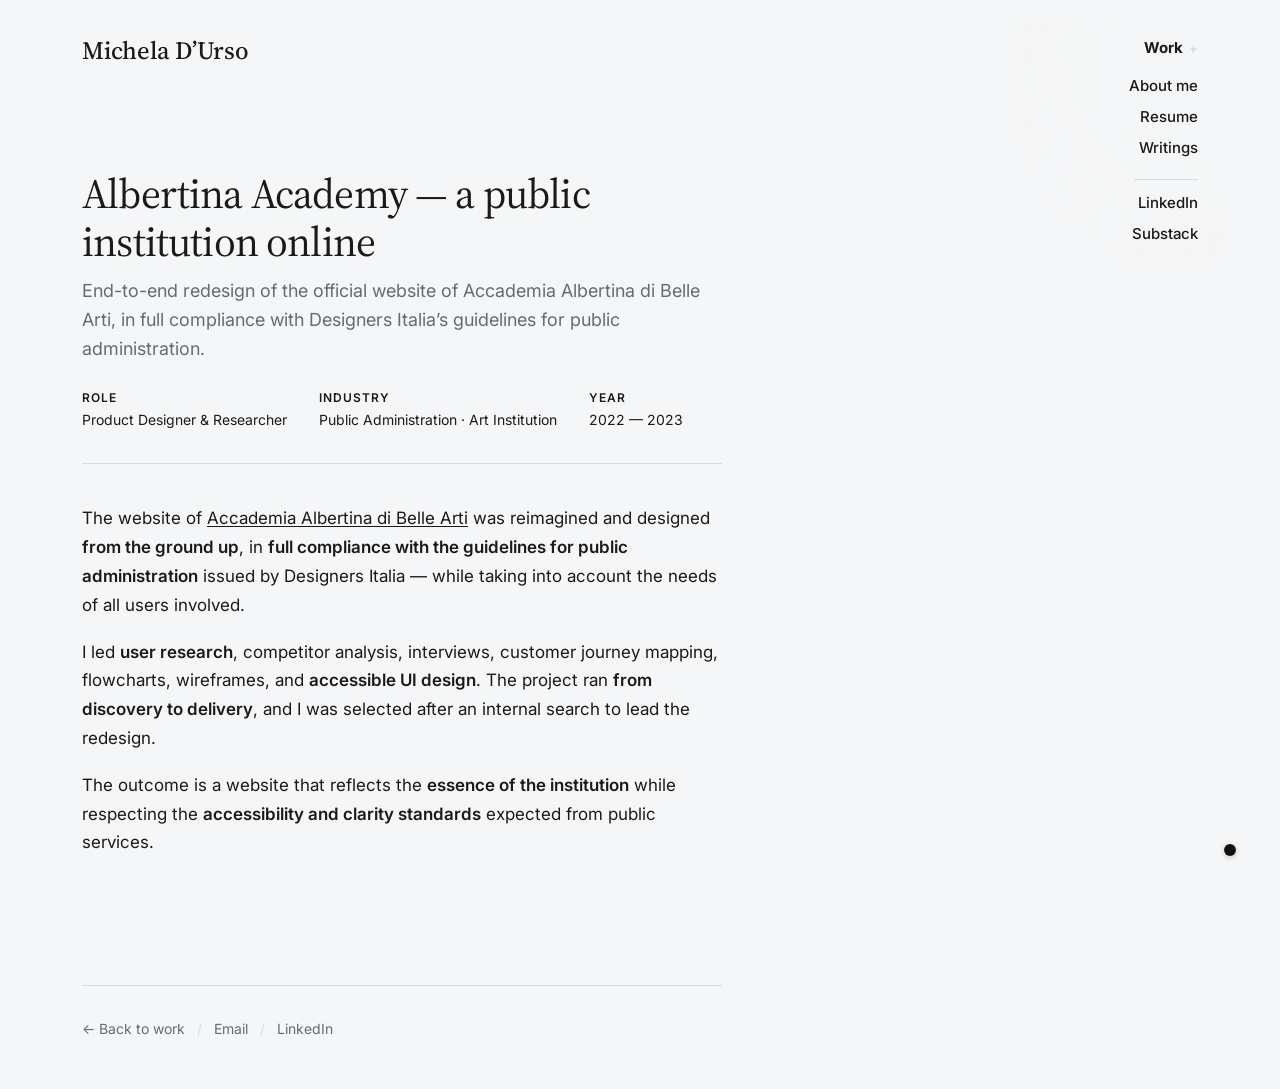
<file: projects/albertina.html>
<!DOCTYPE html>
<html lang="en">
<head>
  <meta charset="UTF-8">
  <meta name="viewport" content="width=device-width, initial-scale=1.0">
  <meta name="description" content="End-to-end redesign of the official website of Accademia Albertina di Belle Arti, in full compliance with Designers Italia&rsquo;s guidelines for public administration. A case study by Michela D&rsquo;Urso.">
  <link rel="canonical" href="https://michipepper.github.io/projects/albertina.html">
  <link rel="icon" type="image/svg+xml" href="../assets/favicon.svg">
  <meta name="theme-color" content="#f5f6f7">
  <meta property="og:type" content="article">
  <meta property="og:title" content="Albertina Academy &mdash; Michela D&rsquo;Urso">
  <meta property="og:description" content="End-to-end redesign of the official website of Accademia Albertina di Belle Arti, in full compliance with Designers Italia&rsquo;s guidelines for public administration. A case study by Michela D&rsquo;Urso.">
  <meta property="og:url" content="https://michipepper.github.io/projects/albertina.html">
  <meta property="og:image" content="https://michipepper.github.io/assets/images/og-cover.png">
  <meta property="og:site_name" content="Michela D&rsquo;Urso">
  <meta name="twitter:card" content="summary_large_image">
  <meta name="twitter:title" content="Albertina Academy &mdash; Michela D&rsquo;Urso">
  <meta name="twitter:description" content="End-to-end redesign of the official website of Accademia Albertina di Belle Arti, in full compliance with Designers Italia&rsquo;s guidelines for public administration. A case study by Michela D&rsquo;Urso.">
  <meta name="twitter:image" content="https://michipepper.github.io/assets/images/og-cover.png">
  <title>Albertina Academy &mdash; Michela D'Urso</title>
  <link rel="preconnect" href="https://fonts.googleapis.com">
  <link rel="preconnect" href="https://fonts.gstatic.com" crossorigin>
  <link href="https://fonts.googleapis.com/css2?family=Inter:wght@400;500;600&family=Source+Serif+4:opsz,wght@8..60,400;8..60,500&display=swap" rel="stylesheet">
  <link rel="stylesheet" href="../assets/css/style.css?v=20260710d">
</head>
<body>
  <a class="skip-link" href="#main">Skip to content</a>
  <header class="site-header">
    <a href="../index.html" class="site-masthead">Michela D&rsquo;Urso</a>
    <nav class="site-nav" aria-label="Primary">
      <button class="nav-work" aria-expanded="false" aria-controls="work-list">Work</button>
      <ul class="work-list" id="work-list">
        <li><a href="../projects/ai-native-payroll.html">AI-native payroll</a></li>
        <li><a href="../projects/longterm-care-startup.html">Long-term care startup</a></li>
        <li><a href="../projects/dipendenti-in-cloud.html">Dipendenti in Cloud</a></li>
        <li><a href="../projects/cnh-lms.html">CNH Web Academy</a></li>
        <li><a href="../projects/albertina.html">Albertina Academy</a></li>
        <li><a href="../projects/nicer.html">Nicer</a></li>
      </ul>
      <a href="../about.html">About me</a>
      <a href="../assets/Michela_DUrso_CV_2026.pdf?v=20260710" target="_blank" rel="noopener">Resume</a>
      <a href="../writings.html">Writings</a>
      <span class="nav-divider" aria-hidden="true"></span>
      <a href="https://linkedin.com/in/dursomichela" target="_blank" rel="noopener">LinkedIn</a>
      <a href="https://michipepper.substack.com" target="_blank" rel="noopener">Substack</a>
    </nav>
  </header>

  <main class="site-content" id="main">
    <header class="case-header">
      <h1 class="case-title">Albertina Academy &mdash; a public institution online</h1>
      <p class="case-subtitle">End-to-end redesign of the official website of Accademia Albertina di Belle Arti, in full compliance with Designers Italia&rsquo;s guidelines for public administration.</p>
      <div class="case-meta">
        <div class="case-meta-item">
          <span class="case-meta-label">Role</span>
          <span class="case-meta-value">Product Designer &amp; Researcher</span>
        </div>
        <div class="case-meta-item">
          <span class="case-meta-label">Industry</span>
          <span class="case-meta-value">Public Administration &middot; Art Institution</span>
        </div>
        <div class="case-meta-item">
          <span class="case-meta-label">Year</span>
          <span class="case-meta-value">2022 &mdash; 2023</span>
        </div>
      </div>
    </header>

    <article class="prose">
      <p>The website of <a href="https://albertina.academy" target="_blank" rel="noopener">Accademia Albertina di Belle Arti</a> was reimagined and designed <strong>from the ground up</strong>, in <strong>full compliance with the guidelines for public administration</strong> issued by Designers Italia &mdash; while taking into account the needs of all users involved.</p>
      <p>I led <strong>user research</strong>, competitor analysis, interviews, customer journey mapping, flowcharts, wireframes, and <strong>accessible UI design</strong>. The project ran <strong>from discovery to delivery</strong>, and I was selected after an internal search to lead the redesign.</p>
      <p>The outcome is a website that reflects the <strong>essence of the institution</strong> while respecting the <strong>accessibility and clarity standards</strong> expected from public services.</p>
    </article>
  </main>

  <footer class="site-footer footer">
    <div class="footer-inner">
      <a href="../index.html">&larr; Back to work</a>
      <span class="sep">/</span>
      <a href="mailto:dursomichela01@gmail.com">Email</a>
      <span class="sep">/</span>
      <a href="https://linkedin.com/in/dursomichela" target="_blank" rel="noopener">LinkedIn</a>
    </div>
  </footer>
  <script src="../assets/js/nav.js?v=20260710d"></script>
</body>
</html>
</file>
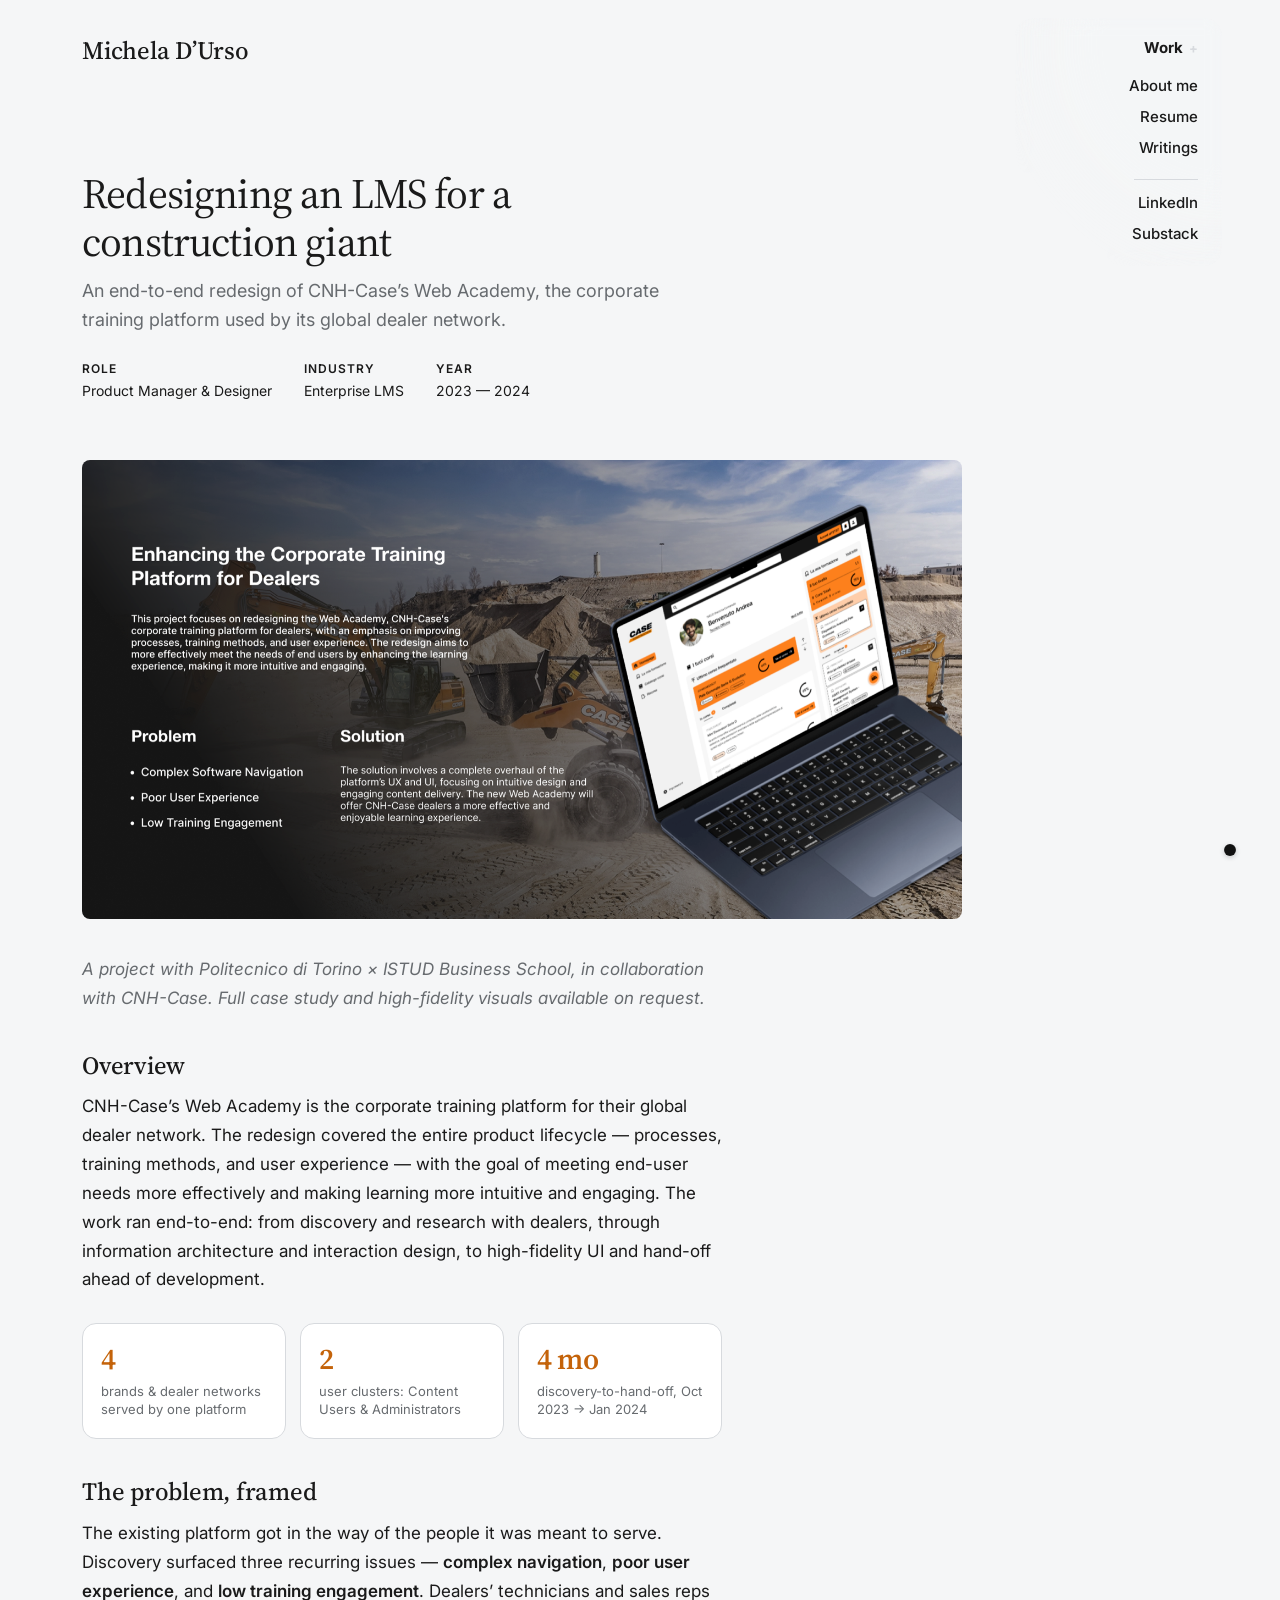
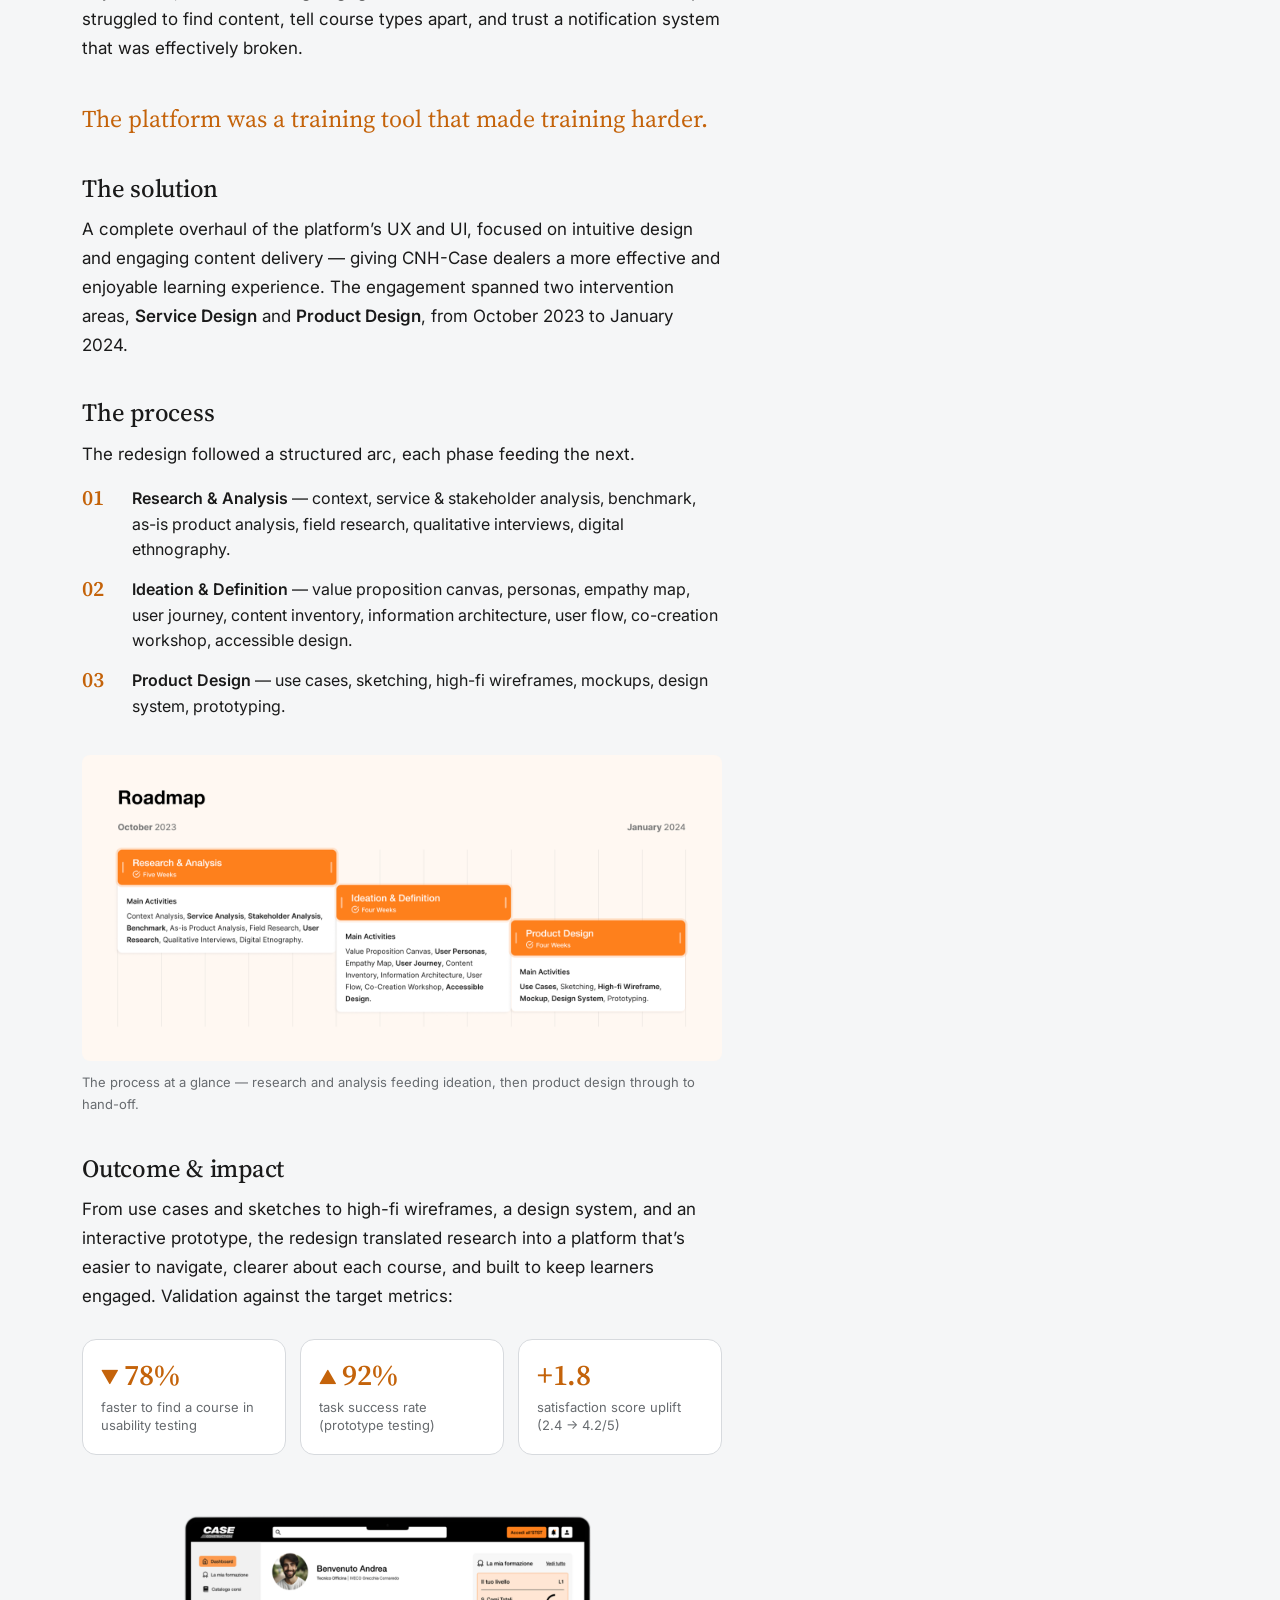
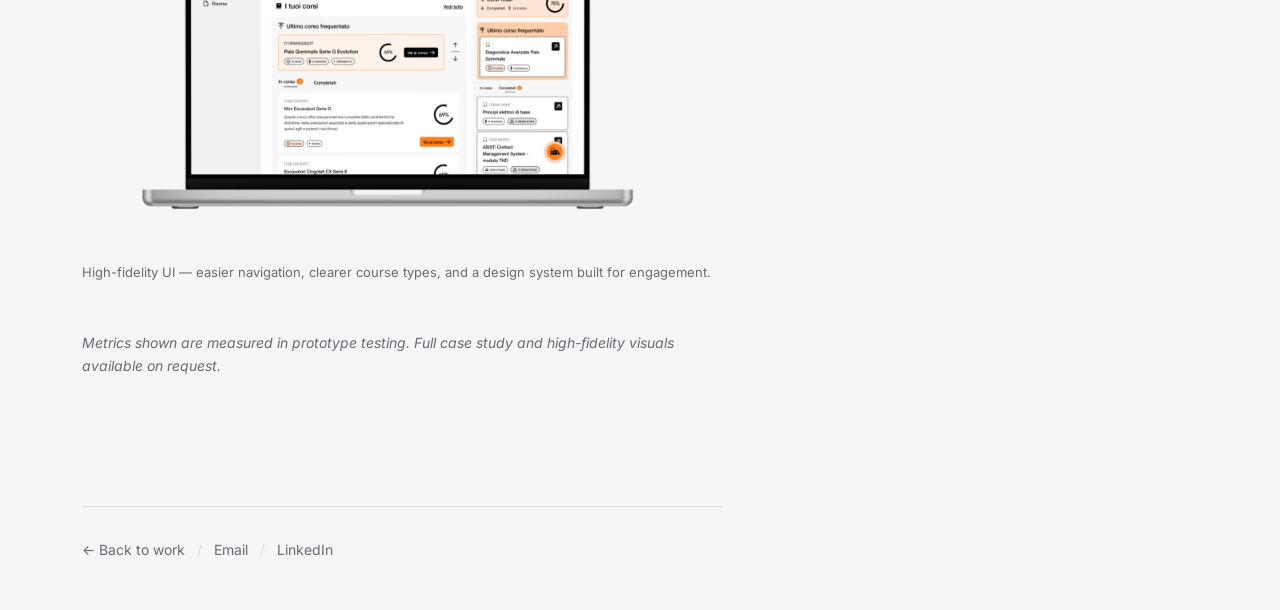
<file: projects/cnh-lms.html>
<!DOCTYPE html>
<html lang="en">
<head>
  <meta charset="UTF-8">
  <meta name="viewport" content="width=device-width, initial-scale=1.0">
  <meta name="description" content="An end-to-end redesign of CNH-Case&rsquo;s Web Academy &mdash; the corporate training platform used by dealers worldwide. A case study by Michela D&rsquo;Urso.">
  <link rel="canonical" href="https://michipepper.github.io/projects/cnh-lms.html">
  <link rel="icon" type="image/svg+xml" href="../assets/favicon.svg">
  <meta name="theme-color" content="#f5f6f7">
  <meta property="og:type" content="article">
  <meta property="og:title" content="CNH Industrial LMS &mdash; Michela D&rsquo;Urso">
  <meta property="og:description" content="An end-to-end redesign of CNH-Case&rsquo;s Web Academy &mdash; the corporate training platform used by dealers worldwide. A case study by Michela D&rsquo;Urso.">
  <meta property="og:url" content="https://michipepper.github.io/projects/cnh-lms.html">
  <meta property="og:image" content="https://michipepper.github.io/assets/images/og-cover.png">
  <meta property="og:site_name" content="Michela D&rsquo;Urso">
  <meta name="twitter:card" content="summary_large_image">
  <meta name="twitter:title" content="CNH Industrial LMS &mdash; Michela D&rsquo;Urso">
  <meta name="twitter:description" content="An end-to-end redesign of CNH-Case&rsquo;s Web Academy &mdash; the corporate training platform used by dealers worldwide. A case study by Michela D&rsquo;Urso.">
  <meta name="twitter:image" content="https://michipepper.github.io/assets/images/og-cover.png">
  <title>CNH Industrial LMS &mdash; Michela D'Urso</title>
  <link rel="preconnect" href="https://fonts.googleapis.com">
  <link rel="preconnect" href="https://fonts.gstatic.com" crossorigin>
  <link href="https://fonts.googleapis.com/css2?family=Inter:wght@400;500;600&family=Source+Serif+4:opsz,wght@8..60,400;8..60,500&display=swap" rel="stylesheet">
  <link rel="stylesheet" href="../assets/css/style.css?v=20260710d">
</head>
<body class="page-cnh">
  <a class="skip-link" href="#main">Skip to content</a>
  <header class="site-header">
    <a href="../index.html" class="site-masthead">Michela D&rsquo;Urso</a>
    <nav class="site-nav" aria-label="Primary">
      <button class="nav-work" aria-expanded="false" aria-controls="work-list">Work</button>
      <ul class="work-list" id="work-list">
        <li><a href="../projects/ai-native-payroll.html">AI-native payroll</a></li>
        <li><a href="../projects/longterm-care-startup.html">Long-term care startup</a></li>
        <li><a href="../projects/dipendenti-in-cloud.html">Dipendenti in Cloud</a></li>
        <li><a href="../projects/cnh-lms.html">CNH Web Academy</a></li>
        <li><a href="../projects/albertina.html">Albertina Academy</a></li>
        <li><a href="../projects/nicer.html">Nicer</a></li>
      </ul>
      <a href="../about.html">About me</a>
      <a href="../assets/Michela_DUrso_CV_2026.pdf?v=20260710" target="_blank" rel="noopener">Resume</a>
      <a href="../writings.html">Writings</a>
      <span class="nav-divider" aria-hidden="true"></span>
      <a href="https://linkedin.com/in/dursomichela" target="_blank" rel="noopener">LinkedIn</a>
      <a href="https://michipepper.substack.com" target="_blank" rel="noopener">Substack</a>
    </nav>
  </header>

 <main class="site-content" id="main">
    <header class="case-header">
      <h1 class="case-title">Redesigning an LMS for a construction giant</h1>
      <p class="case-subtitle">An end-to-end redesign of CNH-Case&rsquo;s Web Academy, the corporate training platform used by its global dealer network.</p>
      <div class="case-meta">
        <div class="case-meta-item">
          <span class="case-meta-label">Role</span>
          <span class="case-meta-value">Product Manager &amp; Designer</span>
        </div>
        <div class="case-meta-item">
          <span class="case-meta-label">Industry</span>
          <span class="case-meta-value">Enterprise LMS</span>
        </div>
        <div class="case-meta-item">
          <span class="case-meta-label">Year</span>
          <span class="case-meta-value">2023 &mdash; 2024</span>
        </div>
      </div>
    </header>

    <figure class="project-figure project-cover">
      <img src="../assets/images/cnh-case-hero.png" alt="CNH-Case Web Academy — redesigned corporate training platform for the global dealer network">
    </figure>

    <article class="prose">
      <p class="subtle"><em>A project with Politecnico di Torino &times; ISTUD Business School, in collaboration with CNH-Case. Full case study and high-fidelity visuals available on request.</em></p>

      <h2>Overview</h2>
      <p>CNH-Case&rsquo;s Web Academy is the corporate training platform for their global dealer network. The redesign covered the entire product lifecycle &mdash; processes, training methods, and user experience &mdash; with the goal of meeting end-user needs more effectively and making learning more intuitive and engaging. The work ran end-to-end: from discovery and research with dealers, through information architecture and interaction design, to high-fidelity UI and hand-off ahead of development.</p>

      <div class="kpi-grid">
        <div class="kpi"><div class="kpi-val">4</div><div class="kpi-lab">brands &amp; dealer networks served by one platform</div></div>
        <div class="kpi"><div class="kpi-val">2</div><div class="kpi-lab">user clusters: Content Users &amp; Administrators</div></div>
        <div class="kpi"><div class="kpi-val">4&nbsp;mo</div><div class="kpi-lab">discovery-to-hand-off, Oct 2023 &rarr; Jan 2024</div></div>
      </div>

      <h2>The problem, framed</h2>
      <p>The existing platform got in the way of the people it was meant to serve. Discovery surfaced three recurring issues &mdash; <strong>complex navigation</strong>, <strong>poor user experience</strong>, and <strong>low training engagement</strong>. Dealers&rsquo; technicians and sales reps struggled to find content, tell course types apart, and trust a notification system that was effectively broken.</p>

      <p class="pull-statement">The platform was a training tool that made training harder.</p>

      <h2>The solution</h2>
      <p>A complete overhaul of the platform&rsquo;s UX and UI, focused on intuitive design and engaging content delivery &mdash; giving CNH-Case dealers a more effective and enjoyable learning experience. The engagement spanned two intervention areas, <strong>Service Design</strong> and <strong>Product Design</strong>, from October 2023 to January 2024.</p>

      <h2>The process</h2>
      <p>The redesign followed a structured arc, each phase feeding the next.</p>
      <div class="phase"><span class="phase-n">01</span><span class="phase-t"><strong>Research &amp; Analysis</strong> &mdash; context, service &amp; stakeholder analysis, benchmark, as-is product analysis, field research, qualitative interviews, digital ethnography.</span></div>
      <div class="phase"><span class="phase-n">02</span><span class="phase-t"><strong>Ideation &amp; Definition</strong> &mdash; value proposition canvas, personas, empathy map, user journey, content inventory, information architecture, user flow, co-creation workshop, accessible design.</span></div>
      <div class="phase"><span class="phase-n">03</span><span class="phase-t"><strong>Product Design</strong> &mdash; use cases, sketching, high-fi wireframes, mockups, design system, prototyping.</span></div>

      <figure class="project-figure">
        <img loading="lazy" src="../assets/images/cnh-case-roadmap.png" alt="Project roadmap — the redesign's structured arc across research, ideation, and product design phases">

        <figcaption>The process at a glance &mdash; research and analysis feeding ideation, then product design through to hand-off.</figcaption>
      </figure>

      <h2>Outcome &amp; impact</h2>
      <p>From use cases and sketches to high-fi wireframes, a design system, and an interactive prototype, the redesign translated research into a platform that&rsquo;s easier to navigate, clearer about each course, and built to keep learners engaged. Validation against the target metrics:</p>

      <div class="kpi-grid">
        <div class="kpi"><div class="kpi-val">&#9660;&nbsp;78%</div><div class="kpi-lab">faster to find a course in usability testing</div></div>
        <div class="kpi"><div class="kpi-val">&#9650;&nbsp;92%</div><div class="kpi-lab">task success rate (prototype testing)</div></div>
        <div class="kpi"><div class="kpi-val">+1.8</div><div class="kpi-lab">satisfaction score uplift (2.4 &rarr; 4.2/5)</div></div>
      </div>

      <figure class="project-figure">
        <img loading="lazy" src="../assets/images/cnh-case-ui.png" alt="High-fidelity UI of the redesigned Web Academy — clearer navigation and course types, built to keep learners engaged">

        <figcaption>High-fidelity UI &mdash; easier navigation, clearer course types, and a design system built for engagement.</figcaption>
      </figure>

      <p class="subtle" style="margin-top: 3rem; font-size: 14px;"><em>Metrics shown are measured in prototype testing. Full case study and high-fidelity visuals available on request.</em></p>
    </article>
  </main>
  
  <footer class="site-footer footer">
    <div class="footer-inner">
      <a href="../index.html">&larr; Back to work</a>
      <span class="sep">/</span>
      <a href="mailto:dursomichela01@gmail.com">Email</a>
      <span class="sep">/</span>
      <a href="https://linkedin.com/in/dursomichela" target="_blank" rel="noopener">LinkedIn</a>
    </div>
  </footer>
  <script src="../assets/js/nav.js?v=20260710d"></script>
</body>
</html>
</file>
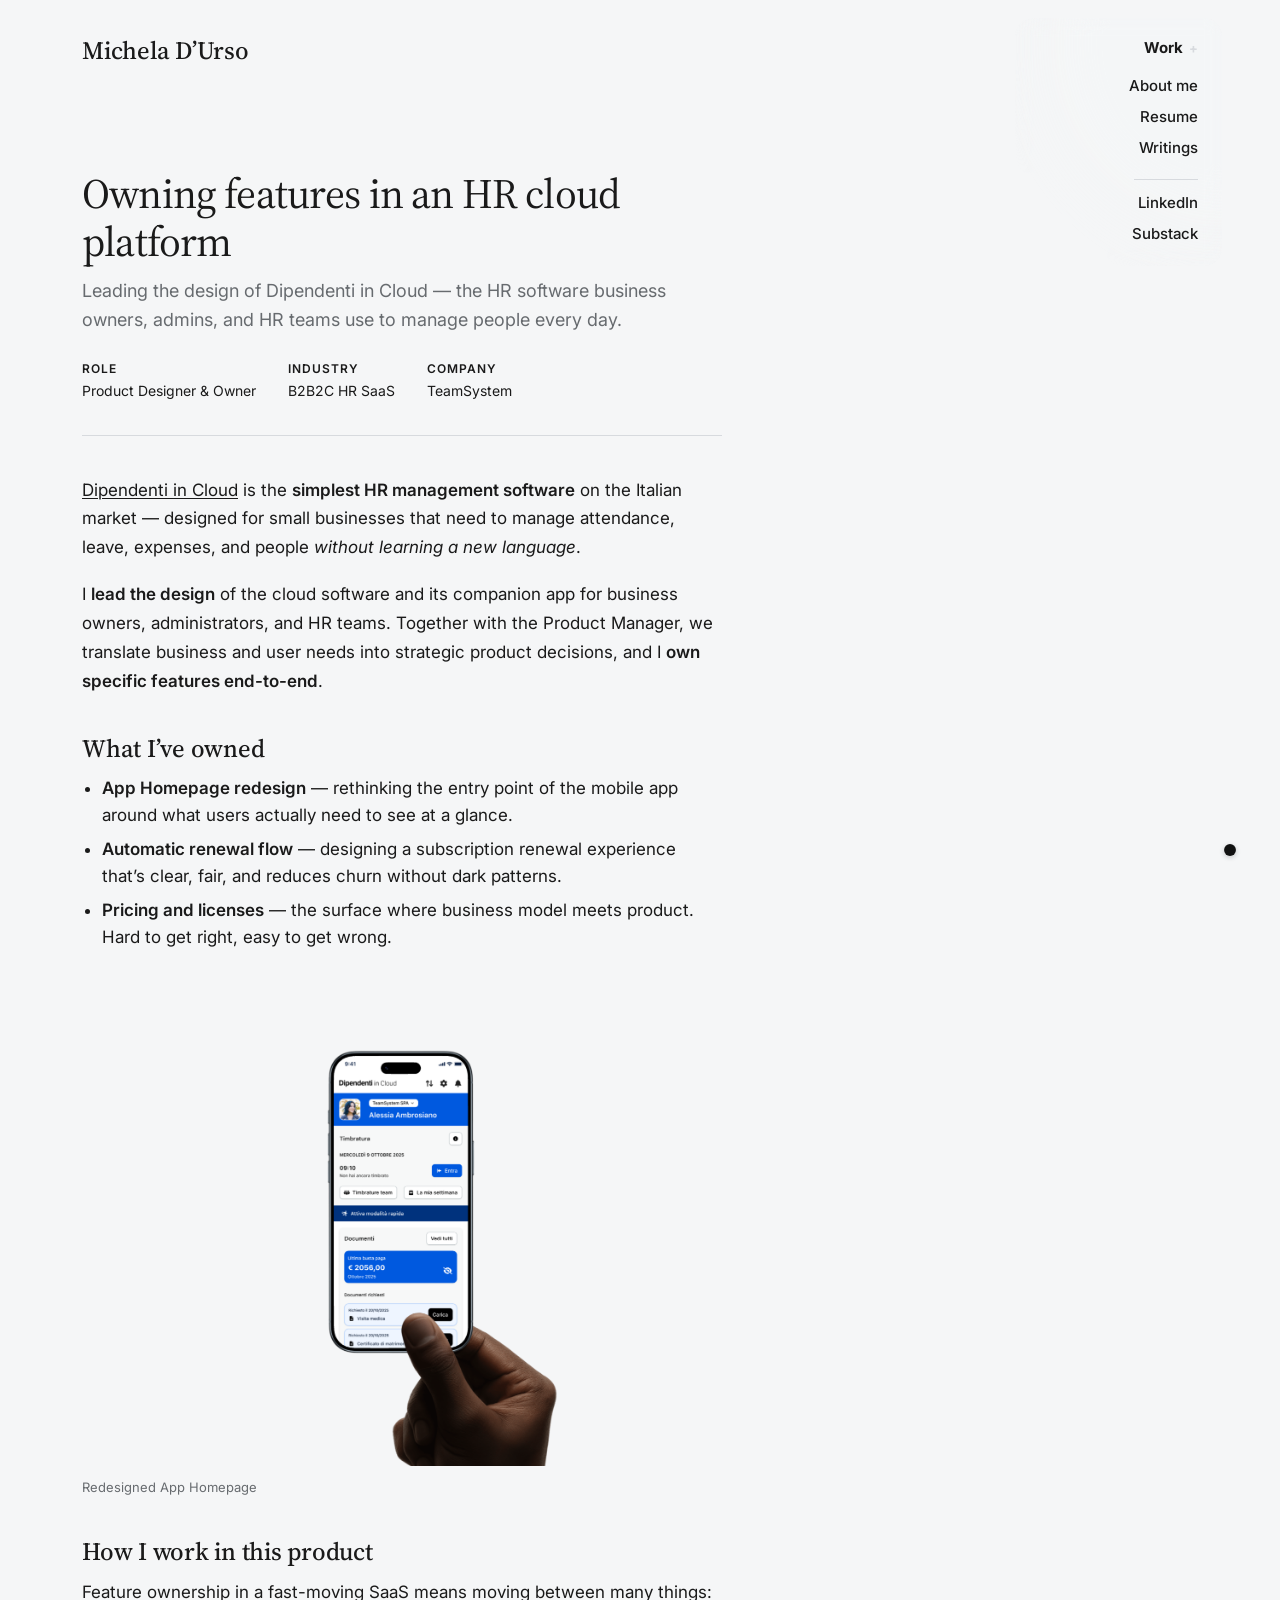
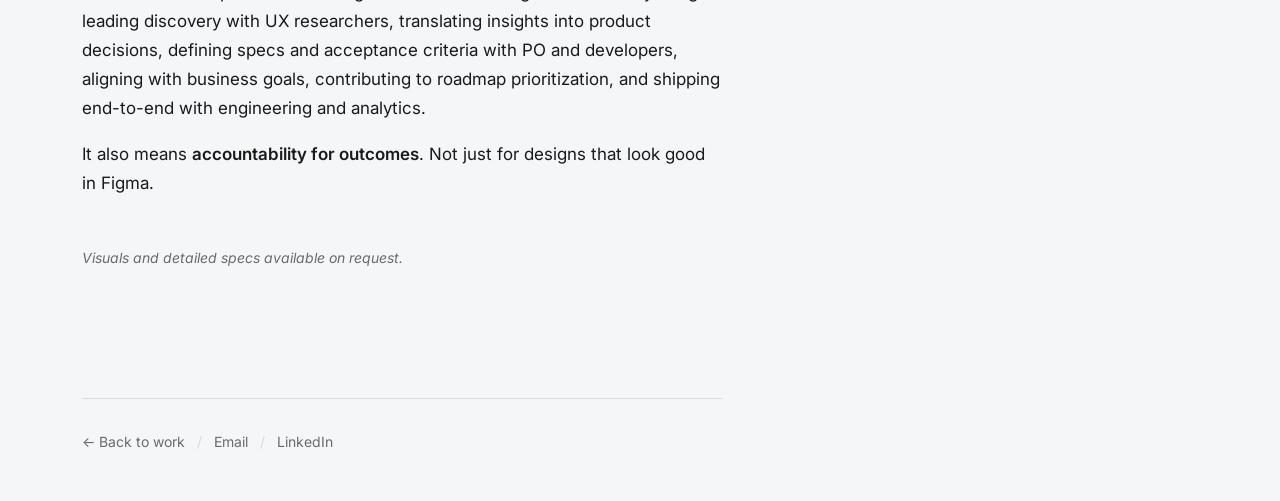
<file: projects/dipendenti-in-cloud.html>
<!DOCTYPE html>
<html lang="en">
<head>
  <meta charset="UTF-8">
  <meta name="viewport" content="width=device-width, initial-scale=1.0">
  <meta name="description" content="Leading the design of Dipendenti in Cloud &mdash; the HR software business owners, admins, and HR teams use to manage people every day. A case study by Michela D&rsquo;Urso.">
  <link rel="canonical" href="https://michipepper.github.io/projects/dipendenti-in-cloud.html">
  <link rel="icon" type="image/svg+xml" href="../assets/favicon.svg">
  <meta name="theme-color" content="#f5f6f7">
  <meta property="og:type" content="article">
  <meta property="og:title" content="Dipendenti in Cloud &mdash; Michela D&rsquo;Urso">
  <meta property="og:description" content="Leading the design of Dipendenti in Cloud &mdash; the HR software business owners, admins, and HR teams use to manage people every day. A case study by Michela D&rsquo;Urso.">
  <meta property="og:url" content="https://michipepper.github.io/projects/dipendenti-in-cloud.html">
  <meta property="og:image" content="https://michipepper.github.io/assets/images/og-cover.png">
  <meta property="og:site_name" content="Michela D&rsquo;Urso">
  <meta name="twitter:card" content="summary_large_image">
  <meta name="twitter:title" content="Dipendenti in Cloud &mdash; Michela D&rsquo;Urso">
  <meta name="twitter:description" content="Leading the design of Dipendenti in Cloud &mdash; the HR software business owners, admins, and HR teams use to manage people every day. A case study by Michela D&rsquo;Urso.">
  <meta name="twitter:image" content="https://michipepper.github.io/assets/images/og-cover.png">
  <title>Dipendenti in Cloud &mdash; Michela D'Urso</title>
  <link rel="preconnect" href="https://fonts.googleapis.com">
  <link rel="preconnect" href="https://fonts.gstatic.com" crossorigin>
  <link href="https://fonts.googleapis.com/css2?family=Inter:wght@400;500;600&family=Source+Serif+4:opsz,wght@8..60,400;8..60,500&display=swap" rel="stylesheet">
  <link rel="stylesheet" href="../assets/css/style.css?v=20260710d">
</head>
<body>
  <a class="skip-link" href="#main">Skip to content</a>
  <header class="site-header">
    <a href="../index.html" class="site-masthead">Michela D&rsquo;Urso</a>
    <nav class="site-nav" aria-label="Primary">
      <button class="nav-work" aria-expanded="false" aria-controls="work-list">Work</button>
      <ul class="work-list" id="work-list">
        <li><a href="../projects/ai-native-payroll.html">AI-native payroll</a></li>
        <li><a href="../projects/longterm-care-startup.html">Long-term care startup</a></li>
        <li><a href="../projects/dipendenti-in-cloud.html">Dipendenti in Cloud</a></li>
        <li><a href="../projects/cnh-lms.html">CNH Web Academy</a></li>
        <li><a href="../projects/albertina.html">Albertina Academy</a></li>
        <li><a href="../projects/nicer.html">Nicer</a></li>
      </ul>
      <a href="../about.html">About me</a>
      <a href="../assets/Michela_DUrso_CV_2026.pdf?v=20260710" target="_blank" rel="noopener">Resume</a>
      <a href="../writings.html">Writings</a>
      <span class="nav-divider" aria-hidden="true"></span>
      <a href="https://linkedin.com/in/dursomichela" target="_blank" rel="noopener">LinkedIn</a>
      <a href="https://michipepper.substack.com" target="_blank" rel="noopener">Substack</a>
    </nav>
  </header>

  <main class="site-content" id="main">
    <header class="case-header">
      <h1 class="case-title">Owning features in an HR cloud platform</h1>
      <p class="case-subtitle">Leading the design of Dipendenti in Cloud &mdash; the HR software business owners, admins, and HR teams use to manage people every day.</p>
      <div class="case-meta">
        <div class="case-meta-item">
          <span class="case-meta-label">Role</span>
          <span class="case-meta-value">Product Designer &amp; Owner</span>
        </div>
        <div class="case-meta-item">
          <span class="case-meta-label">Industry</span>
          <span class="case-meta-value">B2B2C HR SaaS</span>
        </div>
        <div class="case-meta-item">
          <span class="case-meta-label">Company</span>
          <span class="case-meta-value">TeamSystem</span>
        </div>
      </div>
    </header>

    <article class="prose">
      <p><a href="https://www.dipendentiincloud.it" target="_blank" rel="noopener">Dipendenti in Cloud</a> is the <strong>simplest HR management software</strong> on the Italian market &mdash; designed for small businesses that need to manage attendance, leave, expenses, and people <em>without learning a new language</em>.</p>
      <p>I <strong>lead the design</strong> of the cloud software and its companion app for business owners, administrators, and HR teams. Together with the Product Manager, we translate business and user needs into strategic product decisions, and I <strong>own specific features end-to-end</strong>.</p>

      <h2>What I&rsquo;ve owned</h2>
      <ul>
        <li><strong>App Homepage redesign</strong> &mdash; rethinking the entry point of the mobile app around what users actually need to see at a glance.</li>
        <li><strong>Automatic renewal flow</strong> &mdash; designing a subscription renewal experience that&rsquo;s clear, fair, and reduces churn without dark patterns.</li>
        <li><strong>Pricing and licenses</strong> &mdash; the surface where business model meets product. Hard to get right, easy to get wrong.</li>
      </ul>

     <figure class="project-figure">
        <img loading="lazy" src="../assets/images/dipe-dashboard.png" alt="Entry point — a single composer with client-tagged proactive suggestions on the home screen">

        <figcaption>Redesigned App Homepage</figcaption>
      </figure>

    
      <h2>How I work in this product</h2>
      <p>Feature ownership in a fast-moving SaaS means moving between many things: leading discovery with UX researchers, translating insights into product decisions, defining specs and acceptance criteria with PO and developers, aligning with business goals, contributing to roadmap prioritization, and shipping end-to-end with engineering and analytics.</p>
      <p>It also means <strong>accountability for outcomes</strong>. Not just for designs that look good in Figma.</p>

      <p class="subtle" style="margin-top: 3rem; font-size: 14px;"><em>Visuals and detailed specs available on request.</em></p>
    </article>
  </main>

  <footer class="site-footer footer">
    <div class="footer-inner">
      <a href="../index.html">&larr; Back to work</a>
      <span class="sep">/</span>
      <a href="mailto:dursomichela01@gmail.com">Email</a>
      <span class="sep">/</span>
      <a href="https://linkedin.com/in/dursomichela" target="_blank" rel="noopener">LinkedIn</a>
    </div>
  </footer>
  <script src="../assets/js/nav.js?v=20260710d"></script>
</body>
</html>
</file>
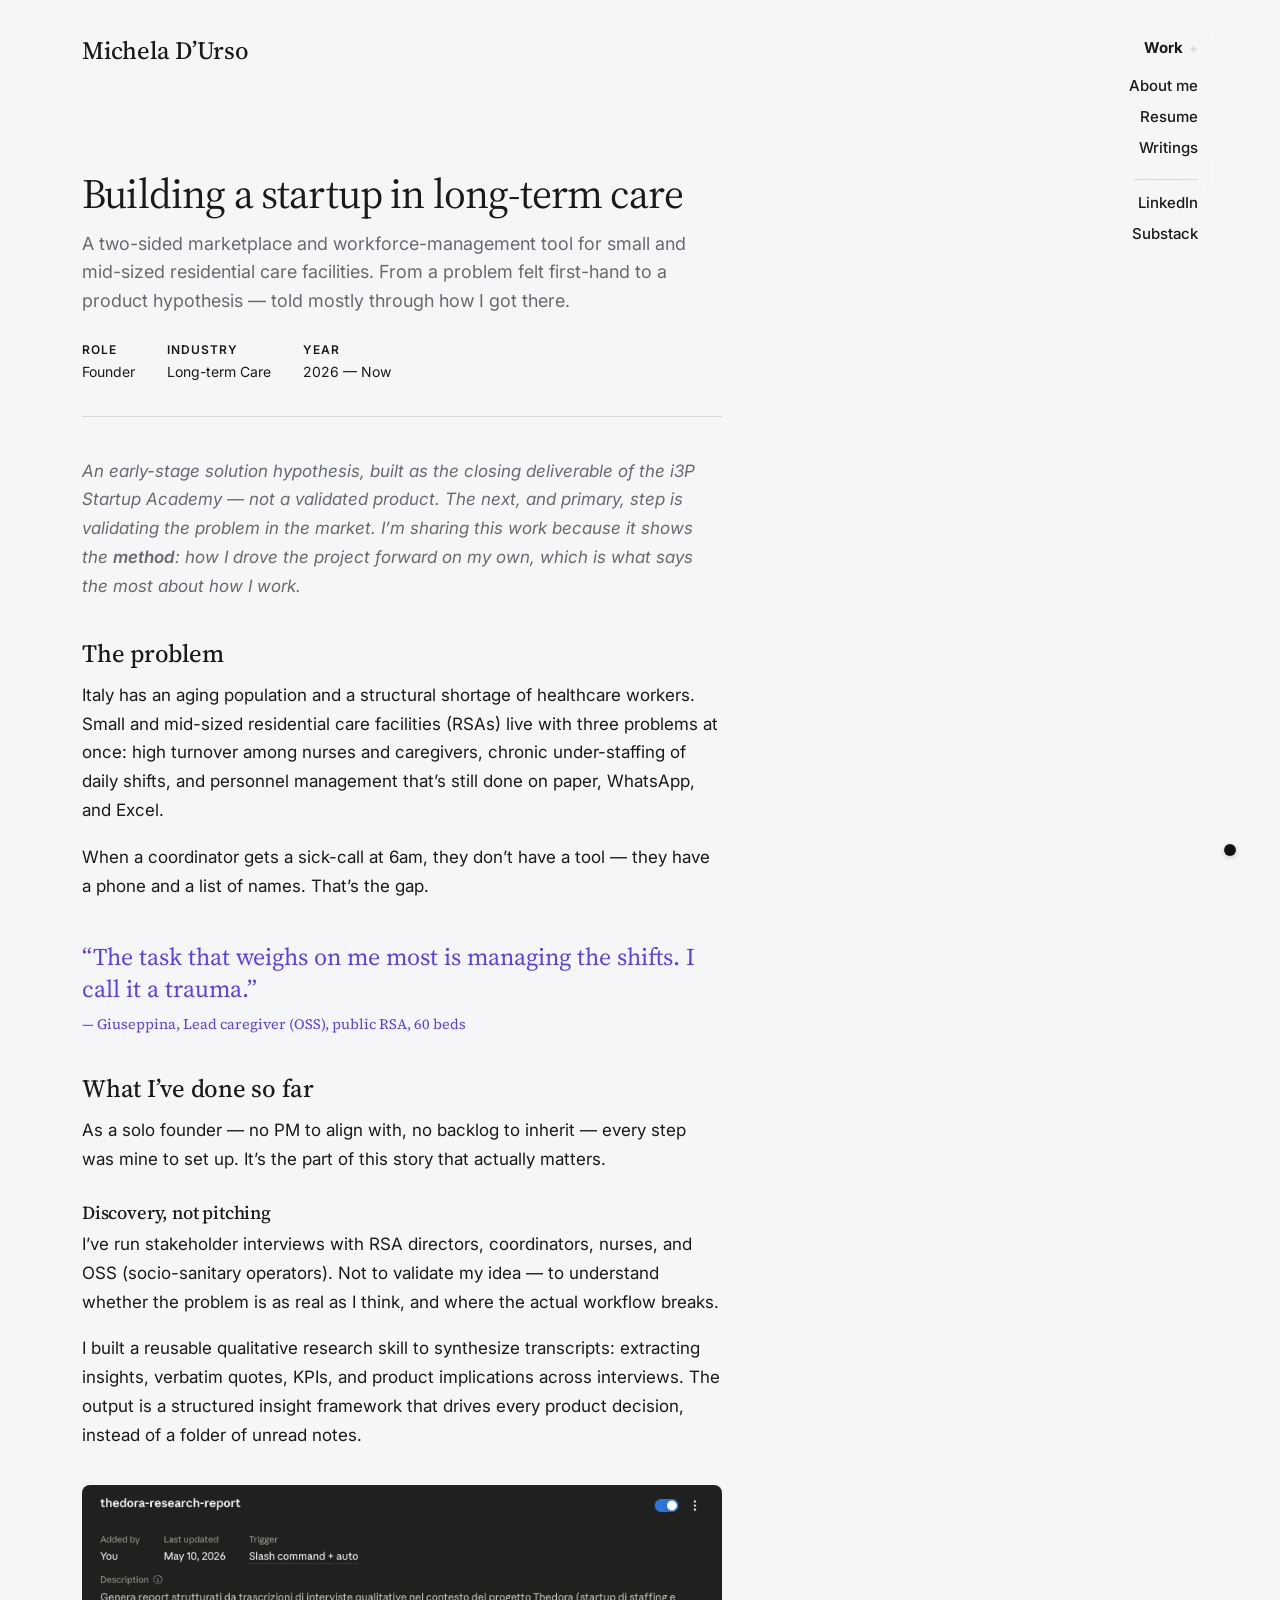
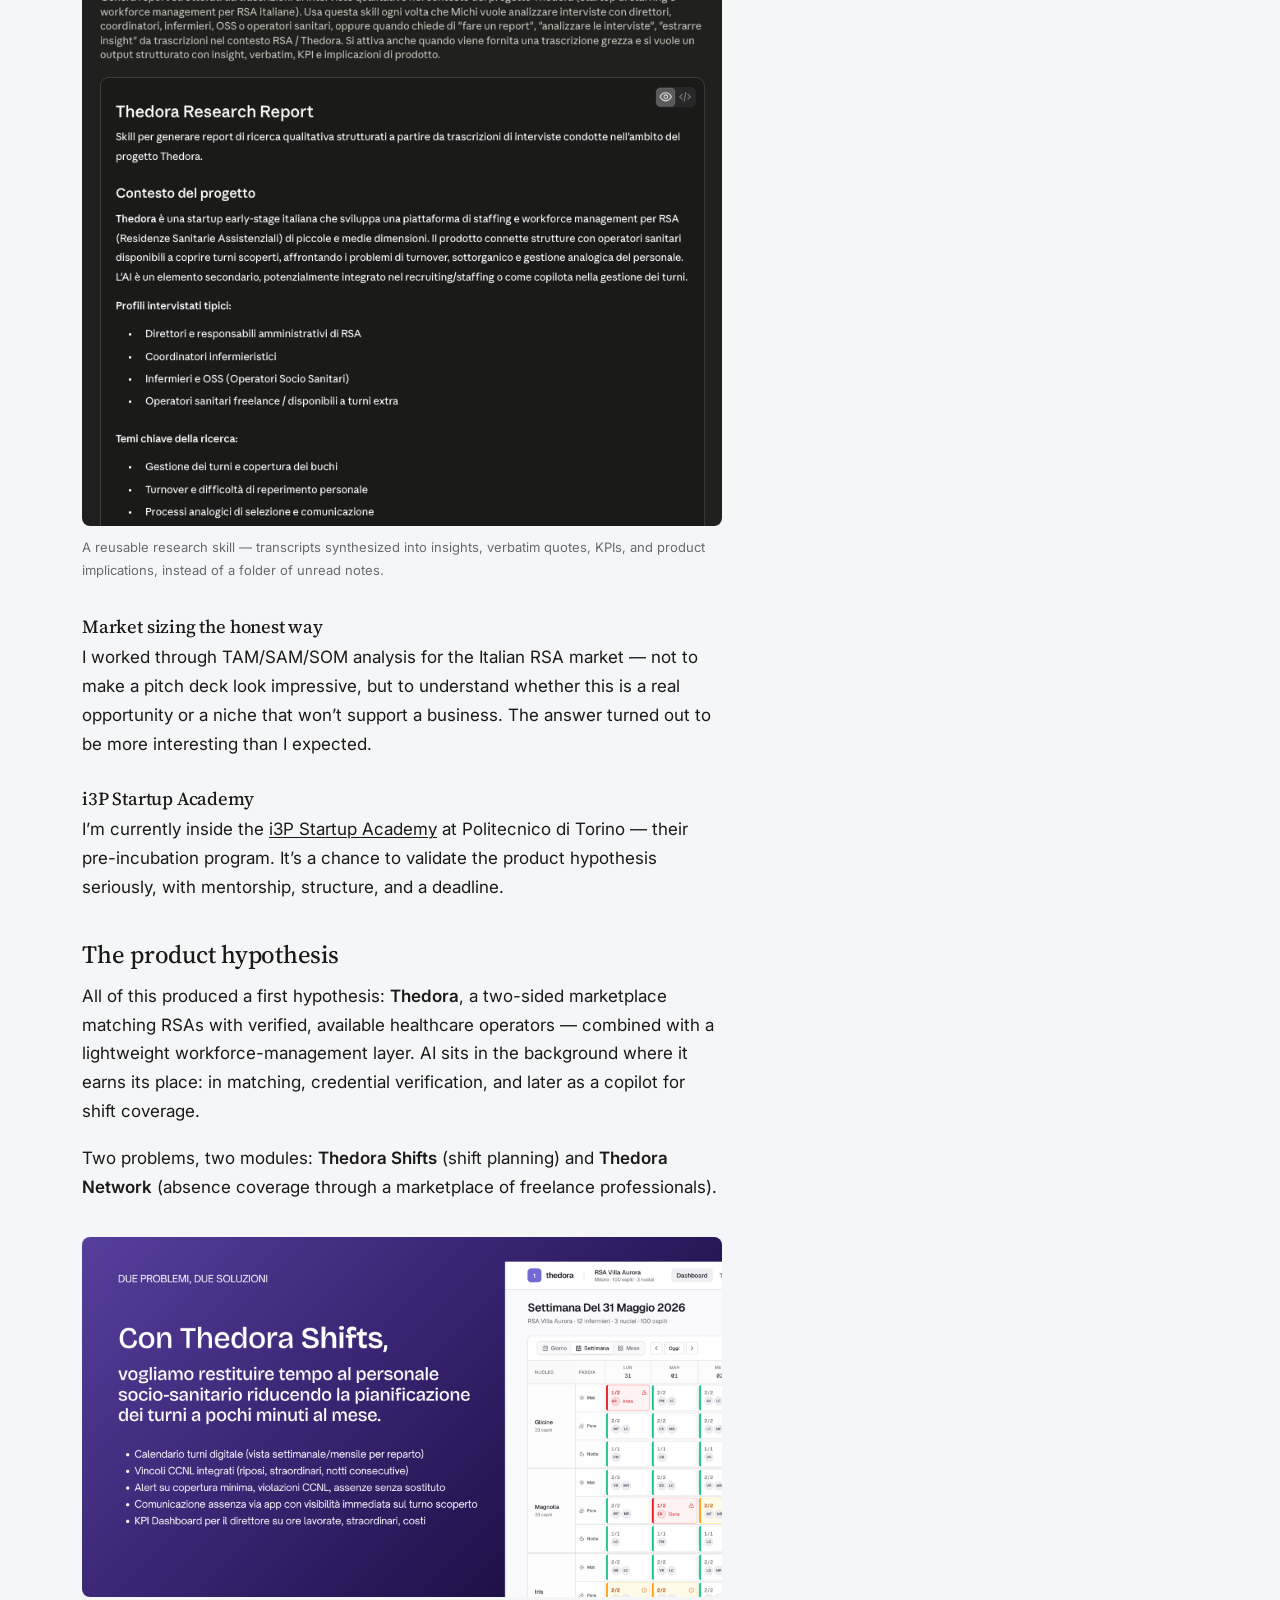
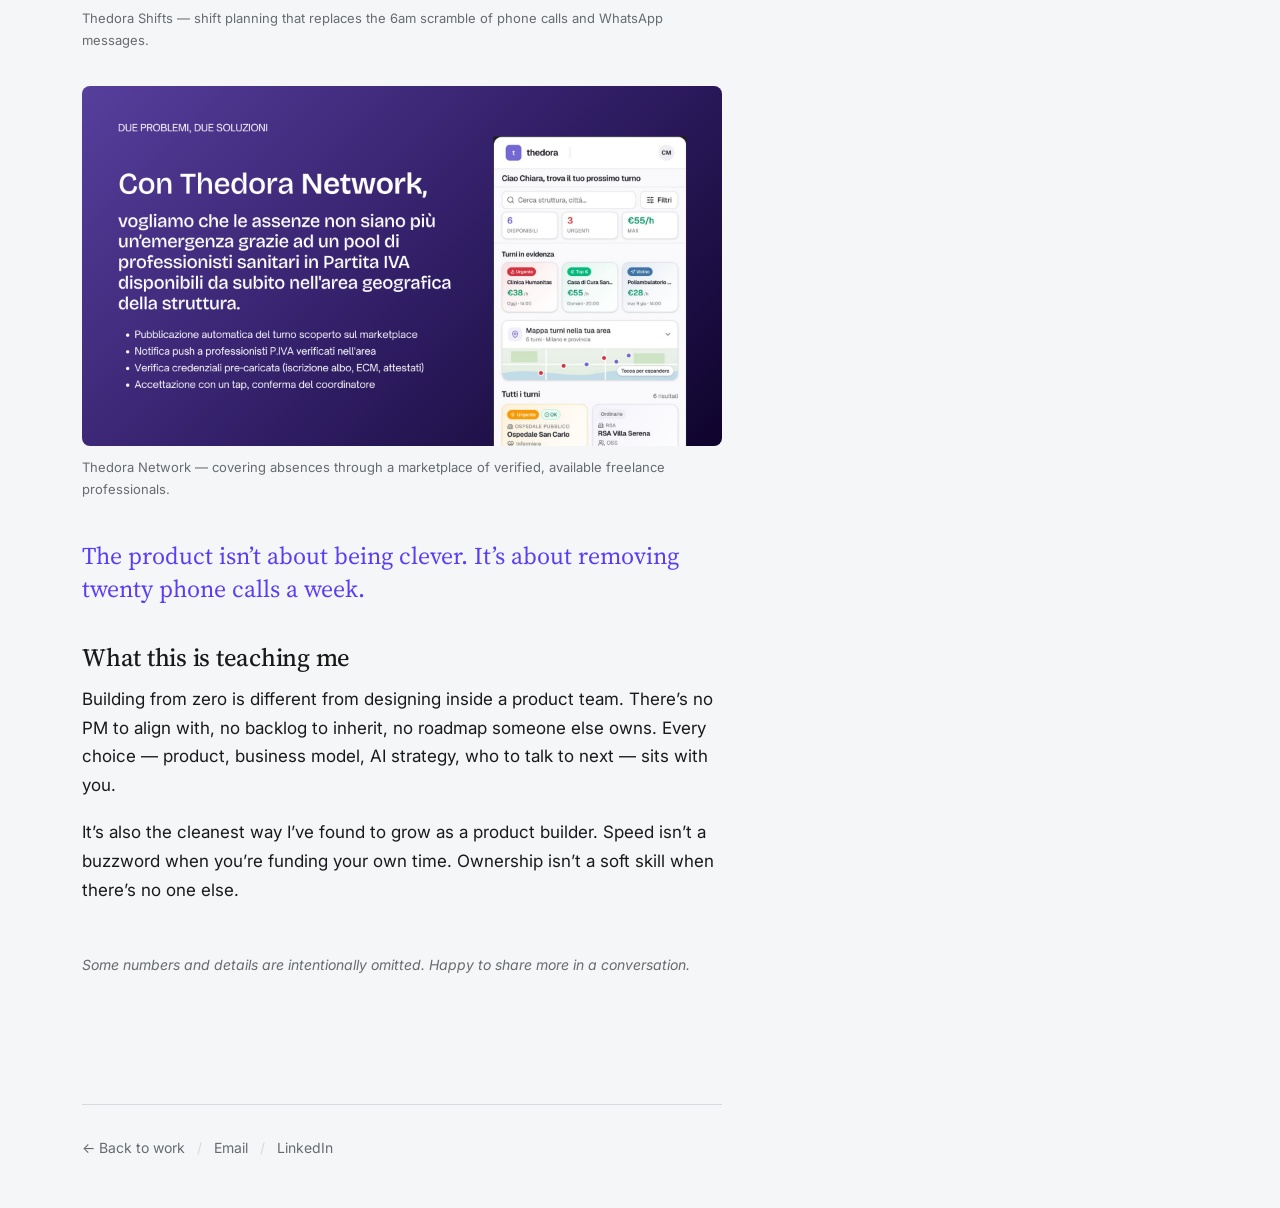
<file: projects/longterm-care-startup.html>
<!DOCTYPE html>
<html lang="en">
<head>
  <meta charset="UTF-8">
  <meta name="viewport" content="width=device-width, initial-scale=1.0">
  <meta name="description" content="A two-sided marketplace and workforce-management tool for residential care facilities &mdash; from foggy idea to product hypothesis. A case study by Michela D&rsquo;Urso.">
  <link rel="canonical" href="https://michipepper.github.io/projects/longterm-care-startup.html">
  <link rel="icon" type="image/svg+xml" href="../assets/favicon.svg">
  <meta name="theme-color" content="#f5f6f7">
  <meta property="og:type" content="article">
  <meta property="og:title" content="Building a startup in long-term care &mdash; Michela D&rsquo;Urso">
  <meta property="og:description" content="A two-sided marketplace and workforce-management tool for residential care facilities &mdash; from foggy idea to product hypothesis. A case study by Michela D&rsquo;Urso.">
  <meta property="og:url" content="https://michipepper.github.io/projects/longterm-care-startup.html">
  <meta property="og:image" content="https://michipepper.github.io/assets/images/og-cover.png">
  <meta property="og:site_name" content="Michela D&rsquo;Urso">
  <meta name="twitter:card" content="summary_large_image">
  <meta name="twitter:title" content="Building a startup in long-term care &mdash; Michela D&rsquo;Urso">
  <meta name="twitter:description" content="A two-sided marketplace and workforce-management tool for residential care facilities &mdash; from foggy idea to product hypothesis. A case study by Michela D&rsquo;Urso.">
  <meta name="twitter:image" content="https://michipepper.github.io/assets/images/og-cover.png">
  <title>Building a startup in long-term care &mdash; Michela D'Urso</title>
  <link rel="preconnect" href="https://fonts.googleapis.com">
  <link rel="preconnect" href="https://fonts.gstatic.com" crossorigin>
  <link href="https://fonts.googleapis.com/css2?family=Inter:wght@400;500;600&family=Source+Serif+4:opsz,wght@8..60,400;8..60,500&display=swap" rel="stylesheet">
  <link rel="stylesheet" href="../assets/css/style.css?v=20260710d">
</head>
<body>
  <a class="skip-link" href="#main">Skip to content</a>
  <header class="site-header">
    <a href="../index.html" class="site-masthead">Michela D&rsquo;Urso</a>
    <nav class="site-nav" aria-label="Primary">
      <button class="nav-work" aria-expanded="false" aria-controls="work-list">Work</button>
      <ul class="work-list" id="work-list">
        <li><a href="../projects/ai-native-payroll.html">AI-native payroll</a></li>
        <li><a href="../projects/longterm-care-startup.html">Long-term care startup</a></li>
        <li><a href="../projects/dipendenti-in-cloud.html">Dipendenti in Cloud</a></li>
        <li><a href="../projects/cnh-lms.html">CNH Web Academy</a></li>
        <li><a href="../projects/albertina.html">Albertina Academy</a></li>
        <li><a href="../projects/nicer.html">Nicer</a></li>
      </ul>
      <a href="../about.html">About me</a>
      <a href="../assets/Michela_DUrso_CV_2026.pdf?v=20260710" target="_blank" rel="noopener">Resume</a>
      <a href="../writings.html">Writings</a>
      <span class="nav-divider" aria-hidden="true"></span>
      <a href="https://linkedin.com/in/dursomichela" target="_blank" rel="noopener">LinkedIn</a>
      <a href="https://michipepper.substack.com" target="_blank" rel="noopener">Substack</a>
    </nav>
  </header>

  <main class="site-content" id="main">
    <header class="case-header">
      <h1 class="case-title">Building a startup in long-term care</h1>
      <p class="case-subtitle">A two-sided marketplace and workforce-management tool for small and mid-sized residential care facilities. From a problem felt first-hand to a product hypothesis &mdash; told mostly through how I got there.</p>
      <div class="case-meta">
        <div class="case-meta-item">
          <span class="case-meta-label">Role</span>
          <span class="case-meta-value">Founder</span>
        </div>
        <div class="case-meta-item">
          <span class="case-meta-label">Industry</span>
          <span class="case-meta-value">Long-term Care</span>
      </div>
        <div class="case-meta-item">
          <span class="case-meta-label">Year</span>
          <span class="case-meta-value">2026 &mdash; Now</span>
        </div>
      </div>
    </header>

    <article class="prose">
      <p class="subtle"><em>An early-stage solution hypothesis, built as the closing deliverable of the i3P Startup Academy &mdash; not a validated product. The next, and primary, step is validating the problem in the market. I&rsquo;m sharing this work because it shows the <strong>method</strong>: how I drove the project forward on my own, which is what says the most about how I work.</em></p>

      <h2>The problem</h2>
      <p>Italy has an aging population and a structural shortage of healthcare workers. Small and mid-sized residential care facilities (RSAs) live with three problems at once: high turnover among nurses and caregivers, chronic under-staffing of daily shifts, and personnel management that&rsquo;s still done on paper, WhatsApp, and Excel.</p>
      <p>When a coordinator gets a sick-call at 6am, they don&rsquo;t have a tool &mdash; they have a phone and a list of names. That&rsquo;s the gap.</p>

      <blockquote class="pull-quote">
        &ldquo;The task that weighs on me most is managing the shifts. I call it a trauma.&rdquo;
        <cite>&mdash; Giuseppina, Lead caregiver (OSS), public RSA, 60 beds</cite>
      </blockquote>

      <h2>What I&rsquo;ve done so far</h2>
      <p>As a solo founder &mdash; no PM to align with, no backlog to inherit &mdash; every step was mine to set up. It&rsquo;s the part of this story that actually matters.</p>

      <h3>Discovery, not pitching</h3>
      <p>I&rsquo;ve run stakeholder interviews with RSA directors, coordinators, nurses, and OSS (socio-sanitary operators). Not to validate my idea &mdash; to understand whether the problem is as real as I think, and where the actual workflow breaks.</p>
      <p>I built a reusable qualitative research skill to synthesize transcripts: extracting insights, verbatim quotes, KPIs, and product implications across interviews. The output is a structured insight framework that drives every product decision, instead of a folder of unread notes.</p>

      <figure class="project-figure">
        <img loading="lazy" src="../assets/images/longterm-care-research-skill.png" alt="Qualitative research skill — synthesizing interview transcripts into insights, quotes, KPIs, and product implications">

        <figcaption>A reusable research skill &mdash; transcripts synthesized into insights, verbatim quotes, KPIs, and product implications, instead of a folder of unread notes.</figcaption>
      </figure>

      <h3>Market sizing the honest way</h3>
      <p>I worked through TAM/SAM/SOM analysis for the Italian RSA market &mdash; not to make a pitch deck look impressive, but to understand whether this is a real opportunity or a niche that won&rsquo;t support a business. The answer turned out to be more interesting than I expected.</p>

      <h3>i3P Startup Academy</h3>
      <p>I&rsquo;m currently inside the <a href="https://www.i3p.it/" target="_blank" rel="noopener">i3P Startup Academy</a> at Politecnico di Torino &mdash; their pre-incubation program. It&rsquo;s a chance to validate the product hypothesis seriously, with mentorship, structure, and a deadline.</p>

      <h2>The product hypothesis</h2>
      <p>All of this produced a first hypothesis: <strong>Thedora</strong>, a two-sided marketplace matching RSAs with verified, available healthcare operators &mdash; combined with a lightweight workforce-management layer. AI sits in the background where it earns its place: in matching, credential verification, and later as a copilot for shift coverage.</p>
      <p>Two problems, two modules: <strong>Thedora Shifts</strong> (shift planning) and <strong>Thedora Network</strong> (absence coverage through a marketplace of freelance professionals).</p>

      <figure class="project-figure">
        <img loading="lazy" src="../assets/images/longterm-care-shifts.png" alt="Thedora Shifts — shift-planning module for RSAs">

        <figcaption>Thedora Shifts &mdash; shift planning that replaces the 6am scramble of phone calls and WhatsApp messages.</figcaption>
      </figure>

      <figure class="project-figure">
        <img loading="lazy" src="../assets/images/longterm-care-network.png" alt="Thedora Network — marketplace covering absences through freelance healthcare professionals">

        <figcaption>Thedora Network &mdash; covering absences through a marketplace of verified, available freelance professionals.</figcaption>
      </figure>

      <p class="pull-statement">The product isn&rsquo;t about being clever. It&rsquo;s about removing twenty phone calls a week.</p>

      <h2>What this is teaching me</h2>
      <p>Building from zero is different from designing inside a product team. There&rsquo;s no PM to align with, no backlog to inherit, no roadmap someone else owns. Every choice &mdash; product, business model, AI strategy, who to talk to next &mdash; sits with you.</p>
      <p>It&rsquo;s also the cleanest way I&rsquo;ve found to grow as a product builder. Speed isn&rsquo;t a buzzword when you&rsquo;re funding your own time. Ownership isn&rsquo;t a soft skill when there&rsquo;s no one else.</p>

      <p class="subtle" style="margin-top: 3rem; font-size: 14px;"><em>Some numbers and details are intentionally omitted. Happy to share more in a conversation.</em></p>
    </article>
  </main>

  <footer class="site-footer footer">
    <div class="footer-inner">
      <a href="../index.html">&larr; Back to work</a>
      <span class="sep">/</span>
      <a href="mailto:dursomichela01@gmail.com">Email</a>
      <span class="sep">/</span>
      <a href="https://linkedin.com/in/dursomichela" target="_blank" rel="noopener">LinkedIn</a>
    </div>
  </footer>
  <script src="../assets/js/nav.js?v=20260710d"></script>
</body>
</html>
</file>
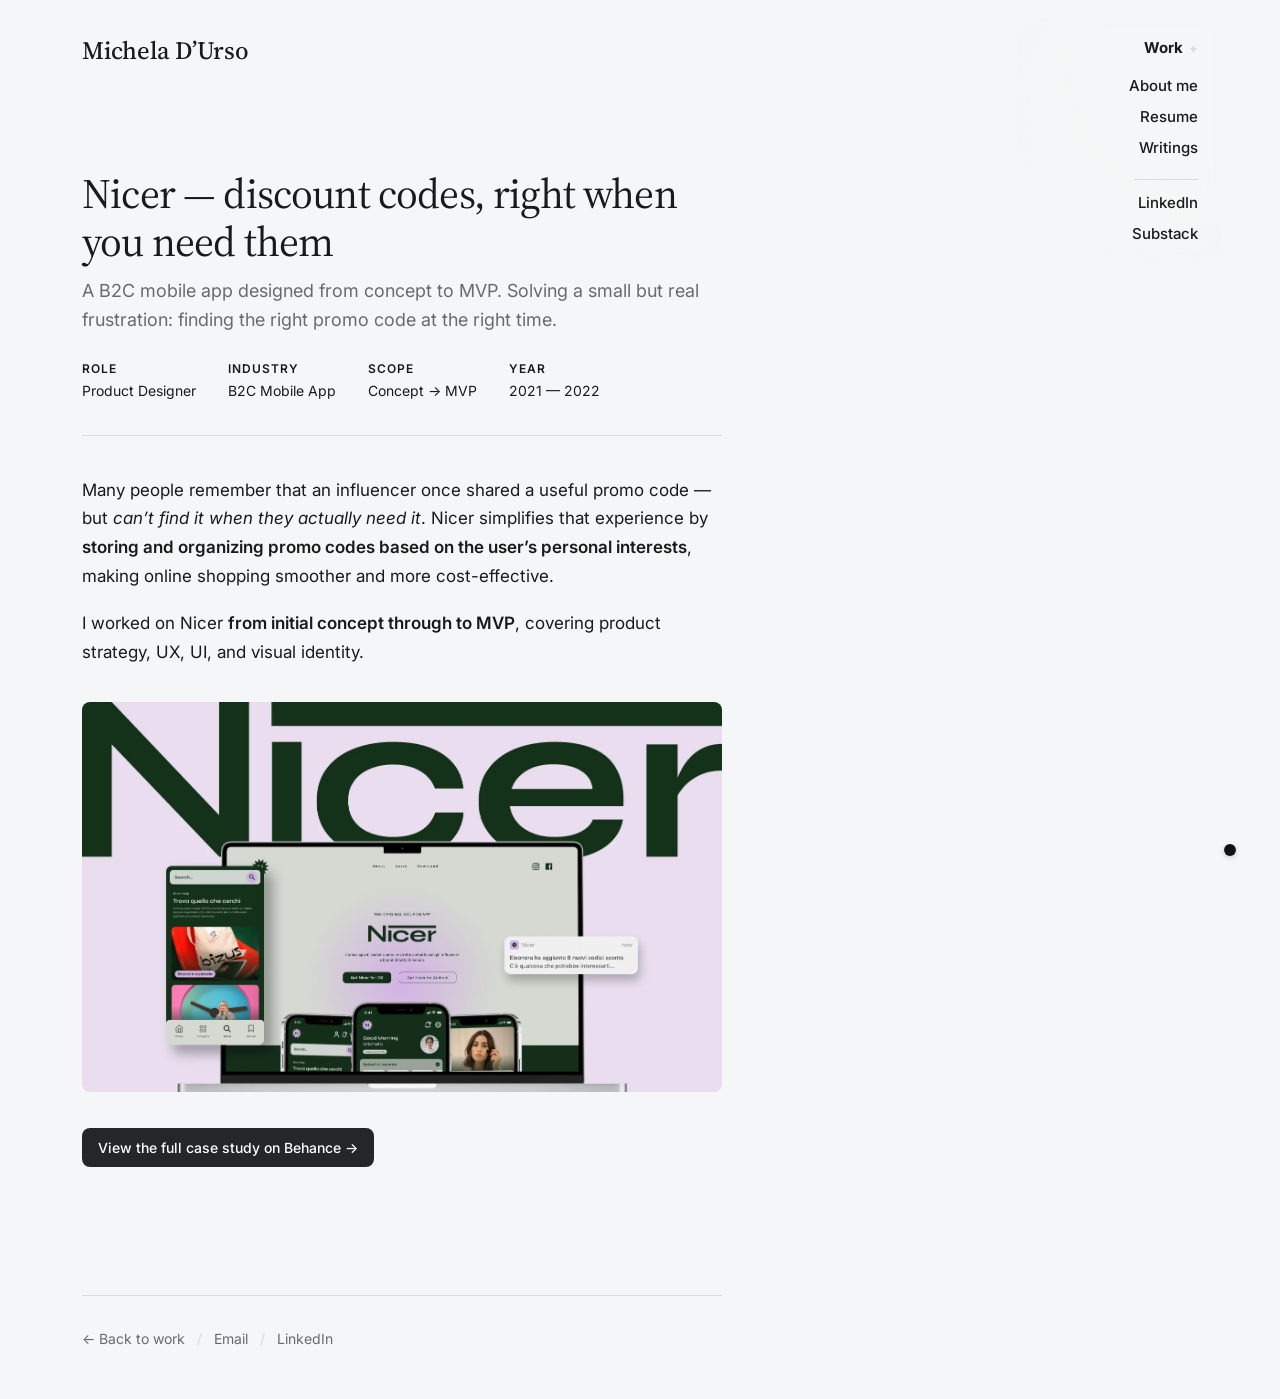
<file: projects/nicer.html>
<!DOCTYPE html>
<html lang="en">
<head>
  <meta charset="UTF-8">
  <meta name="viewport" content="width=device-width, initial-scale=1.0">
  <meta name="description" content="A B2C mobile app designed from concept to MVP &mdash; finding the right promo code at the right time. A case study by Michela D&rsquo;Urso.">
  <link rel="canonical" href="https://michipepper.github.io/projects/nicer.html">
  <link rel="icon" type="image/svg+xml" href="../assets/favicon.svg">
  <meta name="theme-color" content="#f5f6f7">
  <meta property="og:type" content="article">
  <meta property="og:title" content="Nicer &mdash; Michela D&rsquo;Urso">
  <meta property="og:description" content="A B2C mobile app designed from concept to MVP &mdash; finding the right promo code at the right time. A case study by Michela D&rsquo;Urso.">
  <meta property="og:url" content="https://michipepper.github.io/projects/nicer.html">
  <meta property="og:image" content="https://michipepper.github.io/assets/images/og-cover.png">
  <meta property="og:site_name" content="Michela D&rsquo;Urso">
  <meta name="twitter:card" content="summary_large_image">
  <meta name="twitter:title" content="Nicer &mdash; Michela D&rsquo;Urso">
  <meta name="twitter:description" content="A B2C mobile app designed from concept to MVP &mdash; finding the right promo code at the right time. A case study by Michela D&rsquo;Urso.">
  <meta name="twitter:image" content="https://michipepper.github.io/assets/images/og-cover.png">
  <title>Nicer &mdash; Michela D'Urso</title>
  <link rel="preconnect" href="https://fonts.googleapis.com">
  <link rel="preconnect" href="https://fonts.gstatic.com" crossorigin>
  <link href="https://fonts.googleapis.com/css2?family=Inter:wght@400;500;600&family=Source+Serif+4:opsz,wght@8..60,400;8..60,500&display=swap" rel="stylesheet">
  <link rel="stylesheet" href="../assets/css/style.css?v=20260710d">
</head>
<body>
  <a class="skip-link" href="#main">Skip to content</a>
  <header class="site-header">
    <a href="../index.html" class="site-masthead">Michela D&rsquo;Urso</a>
    <nav class="site-nav" aria-label="Primary">
      <button class="nav-work" aria-expanded="false" aria-controls="work-list">Work</button>
      <ul class="work-list" id="work-list">
        <li><a href="../projects/ai-native-payroll.html">AI-native payroll</a></li>
        <li><a href="../projects/longterm-care-startup.html">Long-term care startup</a></li>
        <li><a href="../projects/dipendenti-in-cloud.html">Dipendenti in Cloud</a></li>
        <li><a href="../projects/cnh-lms.html">CNH Web Academy</a></li>
        <li><a href="../projects/albertina.html">Albertina Academy</a></li>
        <li><a href="../projects/nicer.html">Nicer</a></li>
      </ul>
      <a href="../about.html">About me</a>
      <a href="../assets/Michela_DUrso_CV_2026.pdf?v=20260710" target="_blank" rel="noopener">Resume</a>
      <a href="../writings.html">Writings</a>
      <span class="nav-divider" aria-hidden="true"></span>
      <a href="https://linkedin.com/in/dursomichela" target="_blank" rel="noopener">LinkedIn</a>
      <a href="https://michipepper.substack.com" target="_blank" rel="noopener">Substack</a>
    </nav>
  </header>

  <main class="site-content" id="main">
    <header class="case-header">
      <h1 class="case-title">Nicer &mdash; discount codes, right when you need them</h1>
      <p class="case-subtitle">A B2C mobile app designed from concept to MVP. Solving a small but real frustration: finding the right promo code at the right time.</p>
      <div class="case-meta">
        <div class="case-meta-item">
          <span class="case-meta-label">Role</span>
          <span class="case-meta-value">Product Designer</span>
        </div>
        <div class="case-meta-item">
          <span class="case-meta-label">Industry</span>
          <span class="case-meta-value">B2C Mobile App</span>
        </div>
        <div class="case-meta-item">
          <span class="case-meta-label">Scope</span>
          <span class="case-meta-value">Concept &rarr; MVP</span>
        </div>
        <div class="case-meta-item">
          <span class="case-meta-label">Year</span>
          <span class="case-meta-value">2021 &mdash; 2022</span>
        </div>
      </div>
    </header>

    <article class="prose">
      <p>Many people remember that an influencer once shared a useful promo code &mdash; but <em>can&rsquo;t find it when they actually need it</em>. Nicer simplifies that experience by <strong>storing and organizing promo codes based on the user&rsquo;s personal interests</strong>, making online shopping smoother and more cost-effective.</p>
      <p>I worked on Nicer <strong>from initial concept through to MVP</strong>, covering product strategy, UX, UI, and visual identity.</p>

      <figure class="project-figure">
        <img loading="lazy" src="../assets/images/nicer-01.png" alt="Nicer — UX and UI design for the coupon app, from concept to MVP">
      </figure>

      <p class="cta-row"><a class="cta" href="https://www.behance.net/gallery/138395707/UX-and-UI-Design-Coupon-App" target="_blank" rel="noopener">View the full case study on Behance &rarr;</a></p>
    </article>
  </main>

  <footer class="site-footer footer">
    <div class="footer-inner">
      <a href="../index.html">&larr; Back to work</a>
      <span class="sep">/</span>
      <a href="mailto:dursomichela01@gmail.com">Email</a>
      <span class="sep">/</span>
      <a href="https://linkedin.com/in/dursomichela" target="_blank" rel="noopener">LinkedIn</a>
    </div>
  </footer>
  <script src="../assets/js/nav.js?v=20260710d"></script>
</body>
</html>
</file>
<file: assets/css/style.css>
/* ========== RESET ========== */
*, *::before, *::after {
  box-sizing: border-box;
  margin: 0;
  padding: 0;
}

html {
  -webkit-font-smoothing: antialiased;
  -moz-osx-font-smoothing: grayscale;
  text-rendering: optimizeLegibility;
}

img {
  max-width: 100%;
  height: auto;
  display: block;
}

a {
  color: inherit;
  text-decoration: none;
}

/* ========== TYPOGRAPHY & TOKENS ========== */
:root {
  /* Palette — cool editorial */
  --bg: #f5f6f7;
  --bg-alt: #eceef0;
  --text: #1a1a1a;
  --muted: #676b6f;
  --rule: #d7dade;
  --accent: #24262a;
  --link: #1a1a1a;
  --link-hover: #55636d;

  /* Type */
  --serif: "Source Serif 4", "Source Serif Pro", "Iowan Old Style", "Apple Garamond", Baskerville, "Times New Roman", serif;
  --sans: "Inter", -apple-system, BlinkMacSystemFont, "Segoe UI", Helvetica, Arial, sans-serif;

  /* Spacing */
  --max-w: 720px;
  --max-w-wide: 880px;
}

body {
  background: var(--bg);
  color: var(--text);
  font-family: var(--sans);
  font-size: 17px;
  line-height: 1.6;
  font-weight: 400;
}

h1, h2, h3, h4 {
  font-family: var(--serif);
  font-weight: 500;
  line-height: 1.15;
  letter-spacing: -0.01em;
  color: var(--text);
}

h1 {
  font-size: 3.5rem;
  font-weight: 400;
  letter-spacing: -0.025em;
  margin-bottom: 1.5rem;
}

h2 {
  font-size: 1.7rem;
  font-weight: 500;
  margin-bottom: 0.5rem;
}

h3 {
  font-size: 1.3rem;
  margin-bottom: 0.4rem;
}

p {
  margin-bottom: 1rem;
  color: var(--text);
}

p + p {
  margin-top: 0;
}

em, i { font-style: italic; }
strong, b { font-weight: 600; }

/* Inline links — Jenny Wen style: underlined, warm hover */
a.link, .prose a, p a {
  color: var(--link);
  text-decoration: underline;
  text-decoration-thickness: 1px;
  text-underline-offset: 2px;
  transition: color 0.15s ease;
}

a.link:hover, .prose a:hover, p a:hover {
  color: var(--link-hover);
}

/* ========== LAYOUT ========== */
.container {
  max-width: var(--max-w);
  margin: 0 auto;
  padding: 0 24px;
}

.container-wide {
  max-width: var(--max-w-wide);
  margin: 0 auto;
  padding: 0 24px;
}

/* ========== NAV ========== */
.nav {
  padding: 32px 0 16px;
  font-family: var(--sans);
  font-size: 15px;
}

.nav-inner {
  display: flex;
  gap: 28px;
  align-items: baseline;
}

.nav a {
  color: var(--muted);
  font-weight: 500;
  transition: color 0.15s ease;
}

.nav a:hover {
  color: var(--text);
}

.nav a.active {
  color: var(--text);
}

/* ========== HERO ========== */
.hero {
  padding: 48px 0 56px;
}

.hero-name {
  font-family: var(--serif);
  font-size: 3.5rem;
  font-weight: 500;
  letter-spacing: -0.025em;
  line-height: 1.1;
  margin-bottom: 1.5rem;
}

.hero-intro {
  font-size: 18px;
  line-height: 1.65;
  color: var(--text);
  max-width: 640px;
}

.hero-intro p {
  margin-bottom: 1.1rem;
}

/* ========== TIMELINE ENTRIES ========== */
.entries {
  margin-top: 24px;
}

.entry {
  padding: 32px 0;
  border-top: 1px solid var(--rule);
  max-width: min(880px, calc(100vw - 260px));
}

.entry-body { max-width: 640px; }

.entry:first-child {
  border-top: none;
  padding-top: 8px;
}

.entry-date {
  font-family: var(--sans);
  font-size: 13px;
  color: var(--muted);
  text-transform: none;
  letter-spacing: 0.02em;
  margin-bottom: 8px;
  font-weight: 500;
}

.entry-title {
  font-family: var(--serif);
  font-size: 1.5rem;
  font-weight: 500;
  margin-bottom: 8px;
  letter-spacing: -0.01em;
}

.entry-title a {
  border-bottom: 1.5px solid transparent;
  transition: border-color 0.15s ease;
}

.entry-title a:hover {
  border-bottom-color: var(--link-hover);
  color: var(--link-hover);
}

.entry-desc {
  font-size: 17px;
  line-height: 1.6;
  color: var(--text);
  max-width: 640px;
}

.entry-meta {
  font-family: var(--sans);
  font-size: 13px;
  color: var(--muted);
  margin-top: 10px;
  display: flex;
  gap: 18px;
  flex-wrap: wrap;
}

.entry-meta span::before {
  content: "·";
  margin-right: 18px;
  color: var(--rule);
}

.entry-meta span:first-child::before {
  content: "";
  margin: 0;
}

/* ========== CASE STUDY (single project) ========== */
.case-header {
  padding: 48px 0 32px;
  border-bottom: 1px solid var(--rule);
  margin-bottom: 40px;
  max-width: 640px;
}

.case-title {
  font-family: var(--serif);
  font-size: 2.6rem;
  font-weight: 400;
  letter-spacing: -0.02em;
  line-height: 1.15;
  margin-bottom: 12px;
}

.case-subtitle {
  font-size: 18px;
  color: var(--muted);
  max-width: 640px;
  margin-bottom: 24px;
}

.case-meta {
  display: flex;
  gap: 32px;
  flex-wrap: wrap;
  font-family: var(--sans);
  font-size: 13px;
  color: var(--muted);
}

.case-meta-item {
  display: flex;
  flex-direction: column;
  gap: 2px;
}

.case-meta-label {
  font-size: 12px;
  color: var(--text);
  text-transform: uppercase;
  letter-spacing: 0.08em;
  font-weight: 600;
}

.case-meta-value {
  font-size: 14px;
  color: var(--text);
}

.prose {
  max-width: 640px;
  font-size: 17px;
  line-height: 1.7;
}

.prose h2 {
  font-size: 1.55rem;
  margin-top: 2.4rem;
  margin-bottom: 0.8rem;
}

.prose h3 {
  font-size: 1.15rem;
  margin-top: 1.8rem;
  margin-bottom: 0.4rem;
}

.prose p {
  margin-bottom: 1.1rem;
}

.prose ul {
  margin-bottom: 1.2rem;
  padding-left: 20px;
}

.prose ul li {
  margin-bottom: 0.4rem;
  line-height: 1.6;
}

.prose blockquote {
  border-left: 2px solid var(--rule);
  padding-left: 20px;
  margin: 1.5rem 0;
  font-style: italic;
  color: var(--muted);
}

/* ========== CTA BUTTON ========== */
.cta-row {
  margin: 2rem 0 0.5rem;
}
a.cta {
  display: inline-block;
  font-family: var(--sans);
  font-size: 0.875rem;
  font-weight: 500;
  color: #fff;
  background: var(--accent);
  padding: 0.5rem 1rem;
  border-radius: 8px;
  text-decoration: none;
  transition: background 0.15s ease, transform 0.15s ease;
}
a.cta:hover {
  background: var(--link-hover);
  color: #fff;
}

/* ========== FOOTER ========== */
.footer {
  margin-top: 96px;
  padding: 32px 0 48px;
  font-family: var(--sans);
  font-size: 14px;
  color: var(--muted);
}

.footer-inner {
  display: flex;
  gap: 8px;
  flex-wrap: wrap;
  align-items: center;
  max-width: 640px;
  border-top: 1px solid var(--rule);
  padding-top: 32px;
}

.footer a {
  color: var(--muted);
  transition: color 0.15s ease;
}

.footer a:hover {
  color: var(--text);
}

.footer .sep {
  color: var(--rule);
  margin: 0 4px;
}

/* ========== SECTION HEADERS ========== */
.section-label {
  font-family: var(--sans);
  font-size: 12px;
  text-transform: uppercase;
  letter-spacing: 0.12em;
  font-weight: 600;
  color: var(--muted);
  margin-bottom: 24px;
  margin-top: 56px;
}

/* ========== RESPONSIVE ========== */
@media (max-width: 640px) {
  html, body { overflow-x: hidden; }
  body { font-size: 16px; }
  .hero-name { font-size: 2.4rem; }
  .case-title { font-size: 2rem; }
  .entry-title { font-size: 1.3rem; }
  .hero { padding: 32px 0 40px; }
  .nav { padding: 24px 0 8px; }
  .nav-inner { gap: 20px; }
  .case-meta { gap: 20px; }
}

/* ========== ACCESSIBILITY ========== */
/* Visible keyboard focus, scoped to keyboard users via :focus-visible */
a:focus-visible,
button:focus-visible,
[tabindex]:focus-visible {
  outline: 2px solid var(--link-hover);
  outline-offset: 3px;
  border-radius: 2px;
}

/* Skip link — hidden until focused via keyboard */
.skip-link {
  position: absolute;
  left: 8px;
  top: -48px;
  z-index: 100;
  padding: 8px 16px;
  background: var(--text);
  color: var(--bg);
  font-family: var(--sans);
  font-size: 14px;
  font-weight: 500;
  border-radius: 6px;
  transition: top 0.15s ease;
}

.skip-link:focus {
  top: 8px;
}

/* Respect users who prefer reduced motion — near-instant, no smooth scroll */
@media (prefers-reduced-motion: reduce) {
  *, *::before, *::after {
    animation-duration: 0.01ms !important;
    animation-iteration-count: 1 !important;
    transition-duration: 0.01ms !important;
    scroll-behavior: auto !important;
  }
}

/* ========== UTIL ========== */
.subtle { color: var(--muted); }
.pill {
  display: inline-block;
  padding: 3px 10px;
  background: var(--bg-alt);
  border-radius: 999px;
  font-size: 12px;
  color: var(--muted);
  font-family: var(--sans);
  margin-right: 6px;
  margin-bottom: 6px;
}

/* ========== SITE LAYOUT (right-side nav, Jenny Wen style) ========== */
.site-header,
.site-content,
.site-footer {
  max-width: 1180px;
  margin-left: auto;
  margin-right: auto;
  padding-left: 32px;
  padding-right: 32px;
}

.site-header {
  position: relative;
  display: flex;
  justify-content: space-between;
  align-items: flex-start;
  gap: 40px;
  padding-top: 36px;
  margin-bottom: 56px;
}

/* Homepage: name + intro live in the header, masthead omitted */
.site-intro { max-width: 680px; margin-top: 64px; }
.site-intro .hero-name { margin-bottom: 1.3rem; }
.site-content > .section-label:first-child { margin-top: 0; }

.site-masthead {
  font-family: var(--serif);
  font-size: 1.55rem;
  font-weight: 500;
  letter-spacing: -0.01em;
  line-height: 1.2;
  color: var(--text);
}

.site-masthead .site-section { color: var(--muted); }

/* Right-side vertical nav — fixed so it stays in place on scroll and the
   Work accordion never pushes the page content down. Right offset tracks
   the centered content column instead of the raw viewport edge. */
.site-nav {
  position: fixed;
  top: 36px;
  right: max(32px, calc((100vw - 1180px) / 2 + 32px));
  z-index: 10;
  display: flex;
  flex-direction: column;
  align-items: flex-end;
  text-align: right;
  gap: 7px;
  font-family: var(--sans);
  font-size: 15px;
  flex-shrink: 0;
}

.site-nav a,
.nav-work {
  color: var(--text);
  font-weight: 500;
  transition: color 0.15s ease;
}

.site-nav a:hover,
.nav-work:hover { color: var(--text); }
.site-nav a.active { color: var(--text); }

.nav-work {
  background: none;
  border: none;
  padding: 0;
  font: inherit;
  font-weight: 700;
  cursor: pointer;
  display: inline-flex;
  align-items: baseline;
  gap: 6px;
}

.nav-work::after {
  content: "+";
  font-size: 13px;
  color: var(--rule);
  transition: color 0.15s ease;
}

.nav-work[aria-expanded="true"]::after { content: "\2013"; }

.work-list {
  list-style: none;
  display: flex;
  flex-direction: column;
  align-items: flex-end;
  gap: 5px;
  margin: 0;
  padding: 0;
  max-height: 0;
  overflow: hidden;
  opacity: 0;
  transform: translateY(-4px);
  transition: opacity 0.2s ease, transform 0.2s ease;
}

.work-list.open {
  max-height: 360px;
  opacity: 1;
  transform: translateY(0);
  margin: 6px 0 4px;
}

.work-list a {
  font-size: 14px;
  color: var(--text);
  font-weight: 400;
}

.nav-divider {
  width: 64px;
  height: 1px;
  background: var(--rule);
  margin: 12px 0 4px;
}

.site-content { width: 100%; }

.site-footer {
  margin-top: 96px;
  padding-bottom: 48px;
  font-family: var(--sans);
  font-size: 14px;
  color: var(--muted);
}

/* ========== WRITINGS (Notes style) ========== */
.writings-intro {
  font-size: 18px;
  color: var(--muted);
  max-width: 600px;
  margin-bottom: 8px;
}

.writing-list { margin-top: 8px; }

.writing {
  padding: 28px 0;
  border-top: 1px solid var(--rule);
  max-width: 640px;
}

.writing:first-child { border-top: none; padding-top: 8px; }

.writing-date {
  font-size: 13px;
  color: var(--muted);
  margin-bottom: 8px;
  font-weight: 500;
}

.writing-title {
  font-family: var(--serif);
  font-size: 1.4rem;
  font-weight: 500;
  letter-spacing: -0.01em;
  line-height: 1.25;
  margin-bottom: 6px;
}

.writing-title a {
  text-decoration: underline;
  text-decoration-thickness: 1px;
  text-underline-offset: 3px;
  transition: color 0.15s ease;
}

.writing-title a:hover { color: var(--link-hover); }

.writing-desc {
  font-size: 16px;
  color: var(--muted);
  max-width: 600px;
}

/* ========== IMAGE PLACEHOLDERS ========== */
.img-placeholder {
  display: flex;
  align-items: center;
  justify-content: center;
  text-align: center;
  background: var(--bg-alt);
  border: 1px dashed #b9bec3;
  border-radius: 6px;
  color: var(--muted);
  font-family: var(--sans);
  font-size: 11px;
  letter-spacing: 0.03em;
  padding: 10px;
  word-break: break-word;
}

/* Cover image under each work entry (title + description above it) */
.entry-cover { display: block; margin-top: 20px; border-radius: 8px; overflow: hidden; }
.entry-cover .img-placeholder { aspect-ratio: 16 / 9; }
.entry-cover img {
  width: 100%;
  height: auto;
  border-radius: 8px;
  display: block;
  transition: transform 0.45s cubic-bezier(0.2, 0.6, 0.2, 1);
}
.entry-cover:hover img,
.entry-cover:focus-visible img { transform: scale(1.035); }

/* Figures inside a project case study */
.project-figure { max-width: 640px; margin: 2.2rem 0; }
.project-figure .img-placeholder { aspect-ratio: 3 / 2; }
.project-figure img {
  width: 100%;
  height: auto;
  border-radius: 8px;
  display: block;
}
.project-figure figcaption {
  font-size: 13px;
  color: var(--muted);
  margin-top: 10px;
}

/* Cover image — larger (880px), sits under the title + description.
   Capped so it never slides under the fixed right-side nav on scroll. */
.project-cover {
  max-width: min(880px, calc(100vw - 260px));
  margin-top: 1.6rem;
}
.project-cover .img-placeholder { aspect-ratio: 16 / 9; }
.case-header:has(+ .project-cover) {
  border-bottom: none;
  margin-bottom: 20px;
}

/* Right-nav layout — mobile */
@media (max-width: 640px) {
  .site-header {
    flex-direction: column;
    gap: 18px;
    padding-top: 24px;
    margin-bottom: 36px;
  }
  .site-nav { position: static; top: auto; right: auto; align-items: flex-start; text-align: left; width: 100%; }
  .site-intro { margin-top: 24px; }
  .work-list { align-items: flex-start; }
  .nav-divider { align-self: stretch; width: 100%; }
  .site-header,
  .site-content,
  .site-footer { padding-left: 20px; padding-right: 20px; }
  .writing-title { font-size: 1.25rem; }
  .entry { max-width: 100%; }
  .project-cover { max-width: 100%; }
}
.prose .pull-quote{
  font-family: "Source Serif 4", Georgia, serif;
  font-size: 1.5rem;
  line-height: 1.35;
  color: #5b3df5;
  font-style: normal;
  margin: 2.5rem 0;
  padding: 0;
  border: 0;
}
.prose .pull-quote cite{
  display: block;
  margin-top: 0.6rem;
  font-size: 0.9rem;
  font-style: normal;
  color: #5b3df5;
}
.pull-statement{
  font-family: "Source Serif 4", Georgia, serif;
  font-size: 1.5rem;
  line-height: 1.35;
  color: #5b3df5;
  margin: 2.5rem 0;
}

/* ========== CNH CASE — KPI cards ========== */
.kpi-grid {
  display: grid;
  grid-template-columns: repeat(3, 1fr);
  gap: 14px;
  margin: 1.8rem 0;
  max-width: 640px;
}
.kpi {
  background: #fff;
  border: 1px solid var(--rule);
  border-radius: 14px;
  padding: 20px 18px;
}
.kpi-val {
  font-family: var(--serif);
  font-size: 1.85rem;
  font-weight: 600;
  color: #c4630a;          /* CNH-Case orange; use var(--link-hover) for site brown */
  line-height: 1;
  letter-spacing: -0.01em;
}
.kpi-lab {
  font-size: 13px;
  color: var(--muted);
  margin-top: 8px;
  line-height: 1.4;
}

/* ========== CNH CASE — process phases ========== */
.phase {
  display: grid;
  grid-template-columns: auto 1fr;
  gap: 16px;
  align-items: start;
  margin: 0.9rem 0;
  max-width: 640px;
}
.phase-n {
  font-family: var(--serif);
  font-size: 1.35rem;
  font-weight: 600;
  color: #c4630a;
  line-height: 1.1;
  min-width: 34px;
}
.phase-t {
  font-size: 16px;
  line-height: 1.6;
}

/* CNH page only — orange accents instead of the site purple */
.page-cnh .pull-statement { color: #c4630a; }

@media (max-width: 640px) {
  .kpi-grid { grid-template-columns: 1fr; }
}

/* Back-to-top: always present as a small dot; opens into a full chevron on scroll.
   The circle is a ::before scaled with transform (no width/height layout animation),
   inside a fixed 44px tap target. */
.to-top {
  position: fixed;
  right: 28px;
  bottom: 28px;
  width: 44px;
  height: 44px;
  display: grid;
  place-items: center;
  padding: 0;
  background: transparent;
  color: #fff;
  border: 0;
  cursor: pointer;
  z-index: 100;
}
.to-top::before {
  content: "";
  position: absolute;
  inset: 0;
  border-radius: 50%;
  background: #111;
  box-shadow: 0 6px 20px rgba(20, 26, 34, 0.22);
  transform: scale(0.27);
  transition: transform 0.25s ease, background 0.15s ease;
}
.to-top.visible::before { transform: scale(1); }
.to-top:hover::before { background: #000; }
.to-top svg {
  position: relative;
  width: 18px;
  height: 18px;
  display: block;
  opacity: 0;
  transform: scale(0.4);
  transition: opacity 0.2s ease, transform 0.25s ease;
}
.to-top.visible svg {
  opacity: 1;
  transform: scale(1);
}
.to-top:focus-visible { outline: 2px solid var(--link-hover); outline-offset: 2px; }

@media (max-width: 640px) {
  .to-top { right: 16px; bottom: 16px; }
}

/* Soft frosted zone behind the nav — always present (open or closed), and
   feathered with a gradient mask so it reads as a gentle blurred area rather
   than a hard-edged rectangle. It grows automatically as the menu expands. */
.site-nav::before {
  content: "";
  position: absolute;
  inset: -18px -24px -20px -30px;
  z-index: -1;
  border-radius: 18px;
  background: rgba(245, 246, 247, 0.18);
  backdrop-filter: blur(8px);
  -webkit-backdrop-filter: blur(8px);
  -webkit-mask-image: radial-gradient(135% 120% at 100% 10%, #000 40%, rgba(0, 0, 0, 0.5) 62%, transparent 84%);
  mask-image: radial-gradient(135% 120% at 100% 10%, #000 40%, rgba(0, 0, 0, 0.5) 62%, transparent 84%);
  pointer-events: none;
  transition: inset 0.28s ease;
}
@media (max-width: 640px) {
  .site-nav::before { display: none; }
}

/* Social nav links (LinkedIn, Substack) underline on hover */
.site-nav a[href*="linkedin.com"]:hover,
.site-nav a[href*="substack.com"]:hover {
  text-decoration: underline;
  text-underline-offset: 3px;
}
</file>
